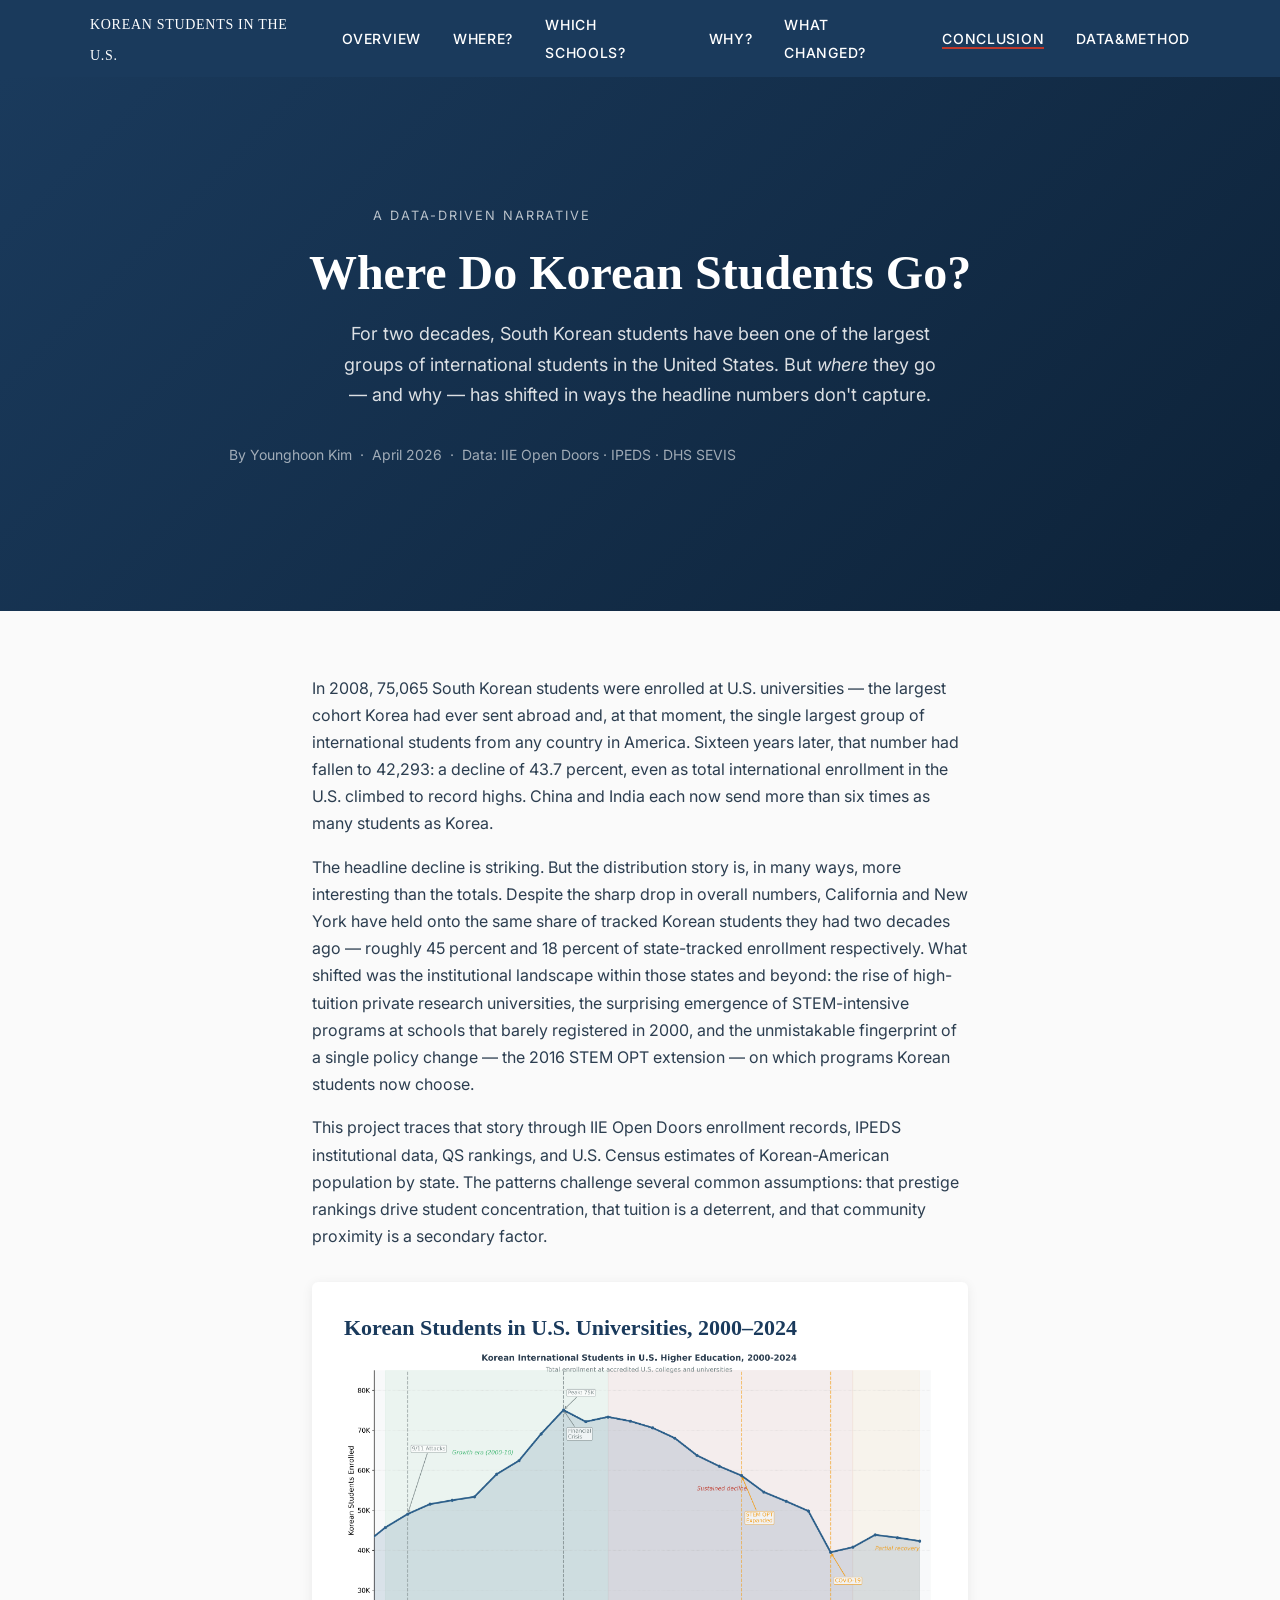
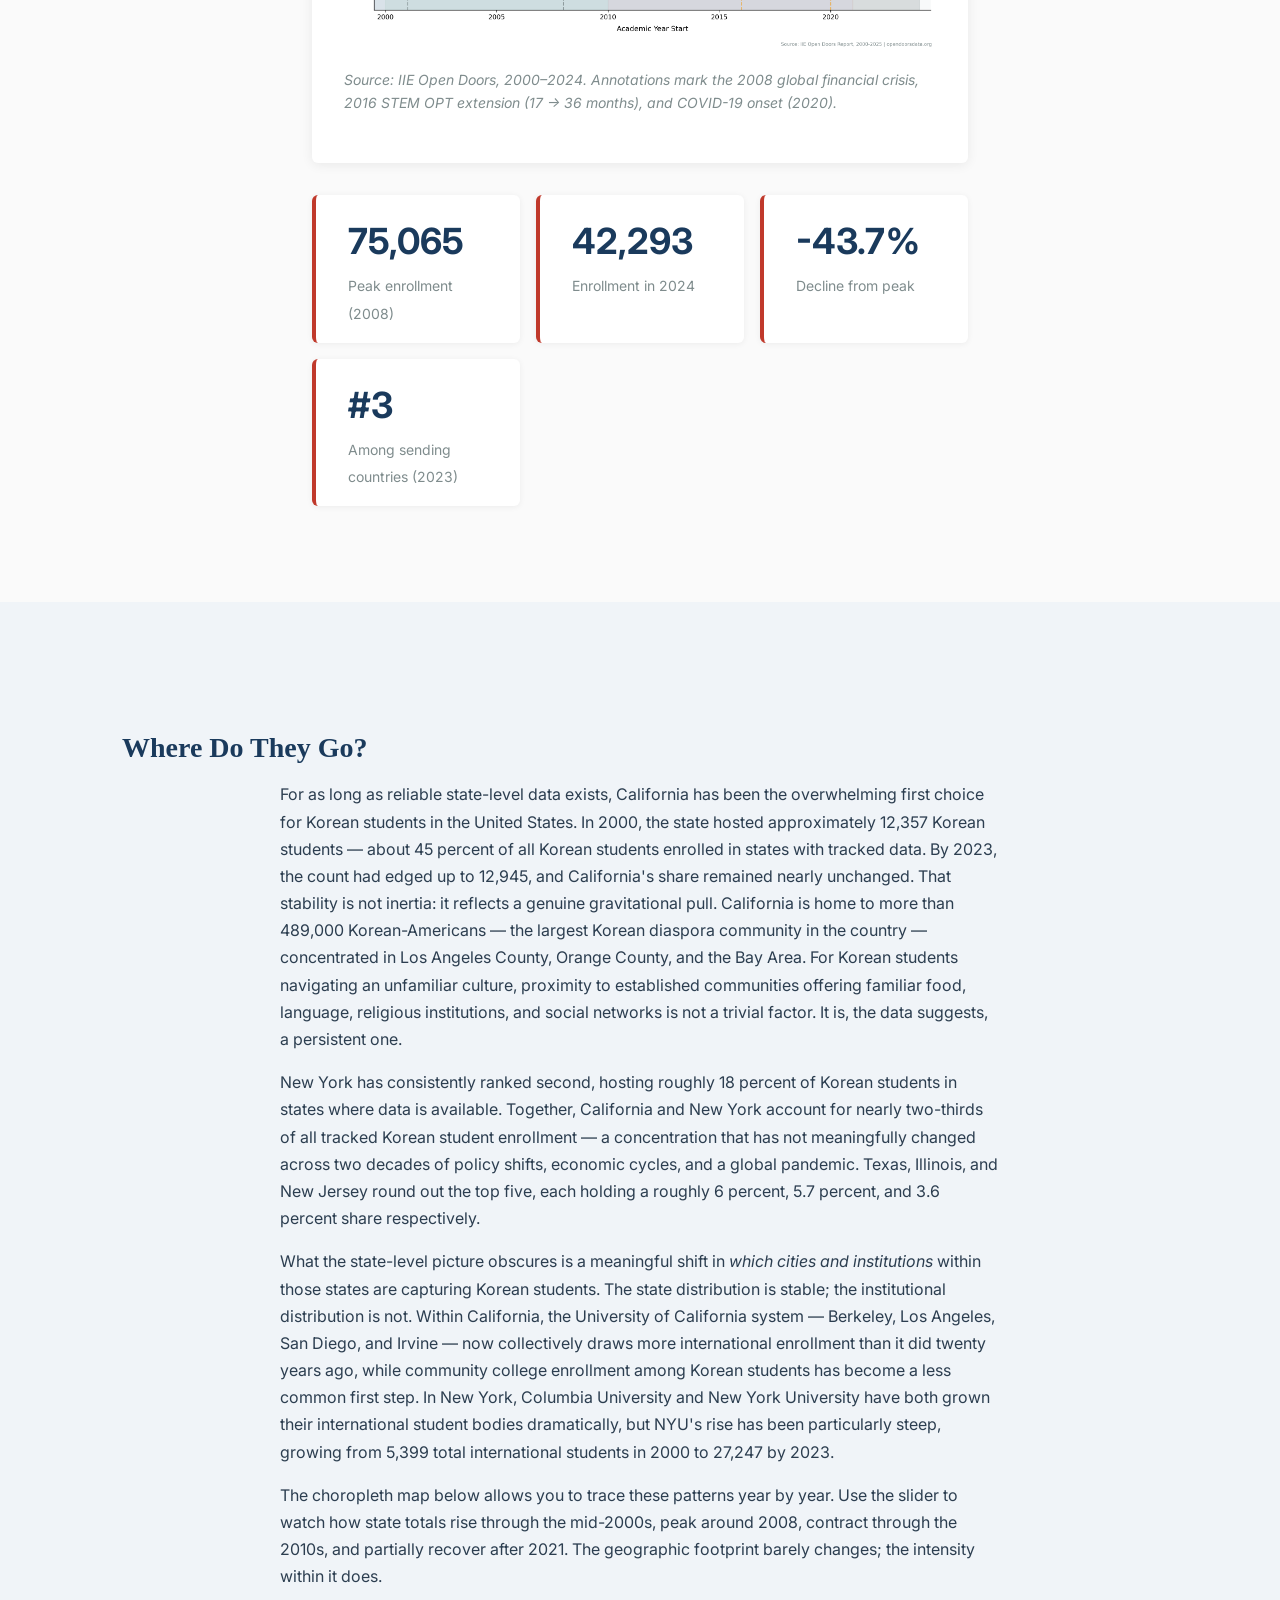
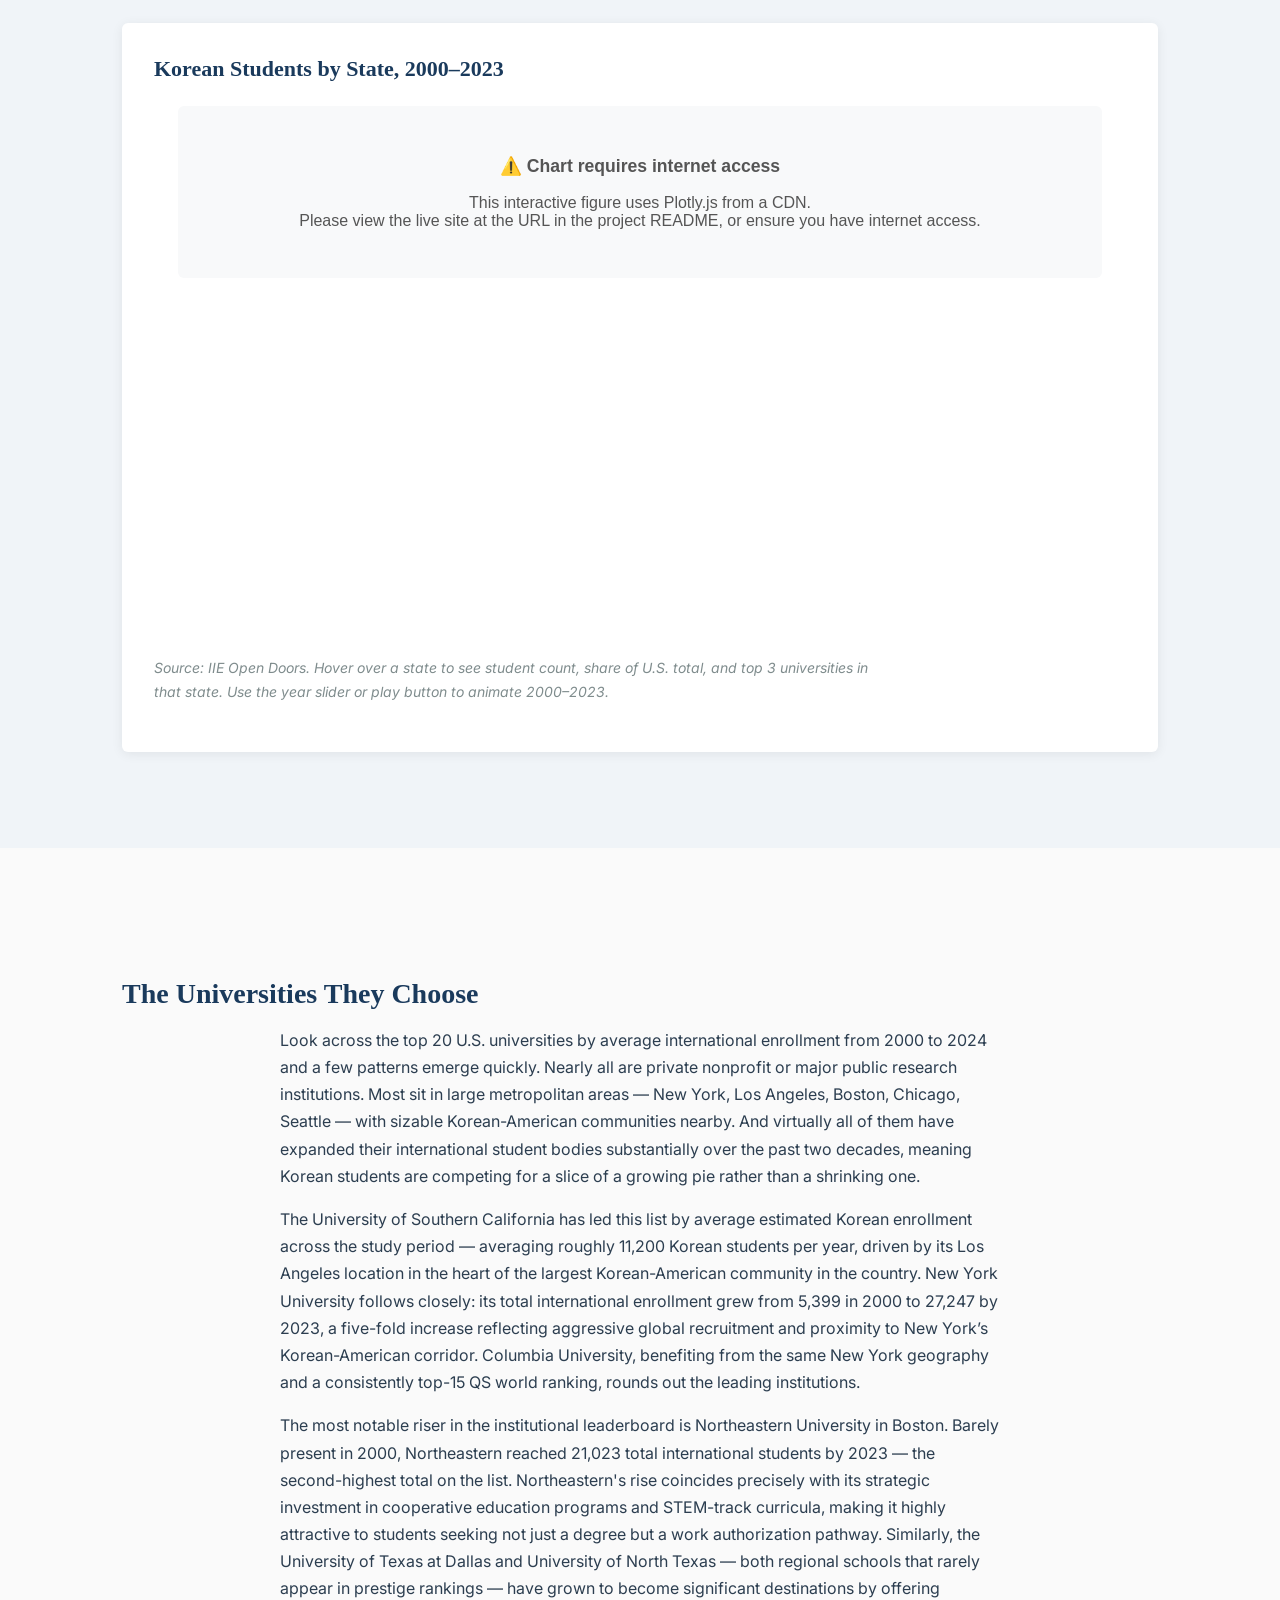
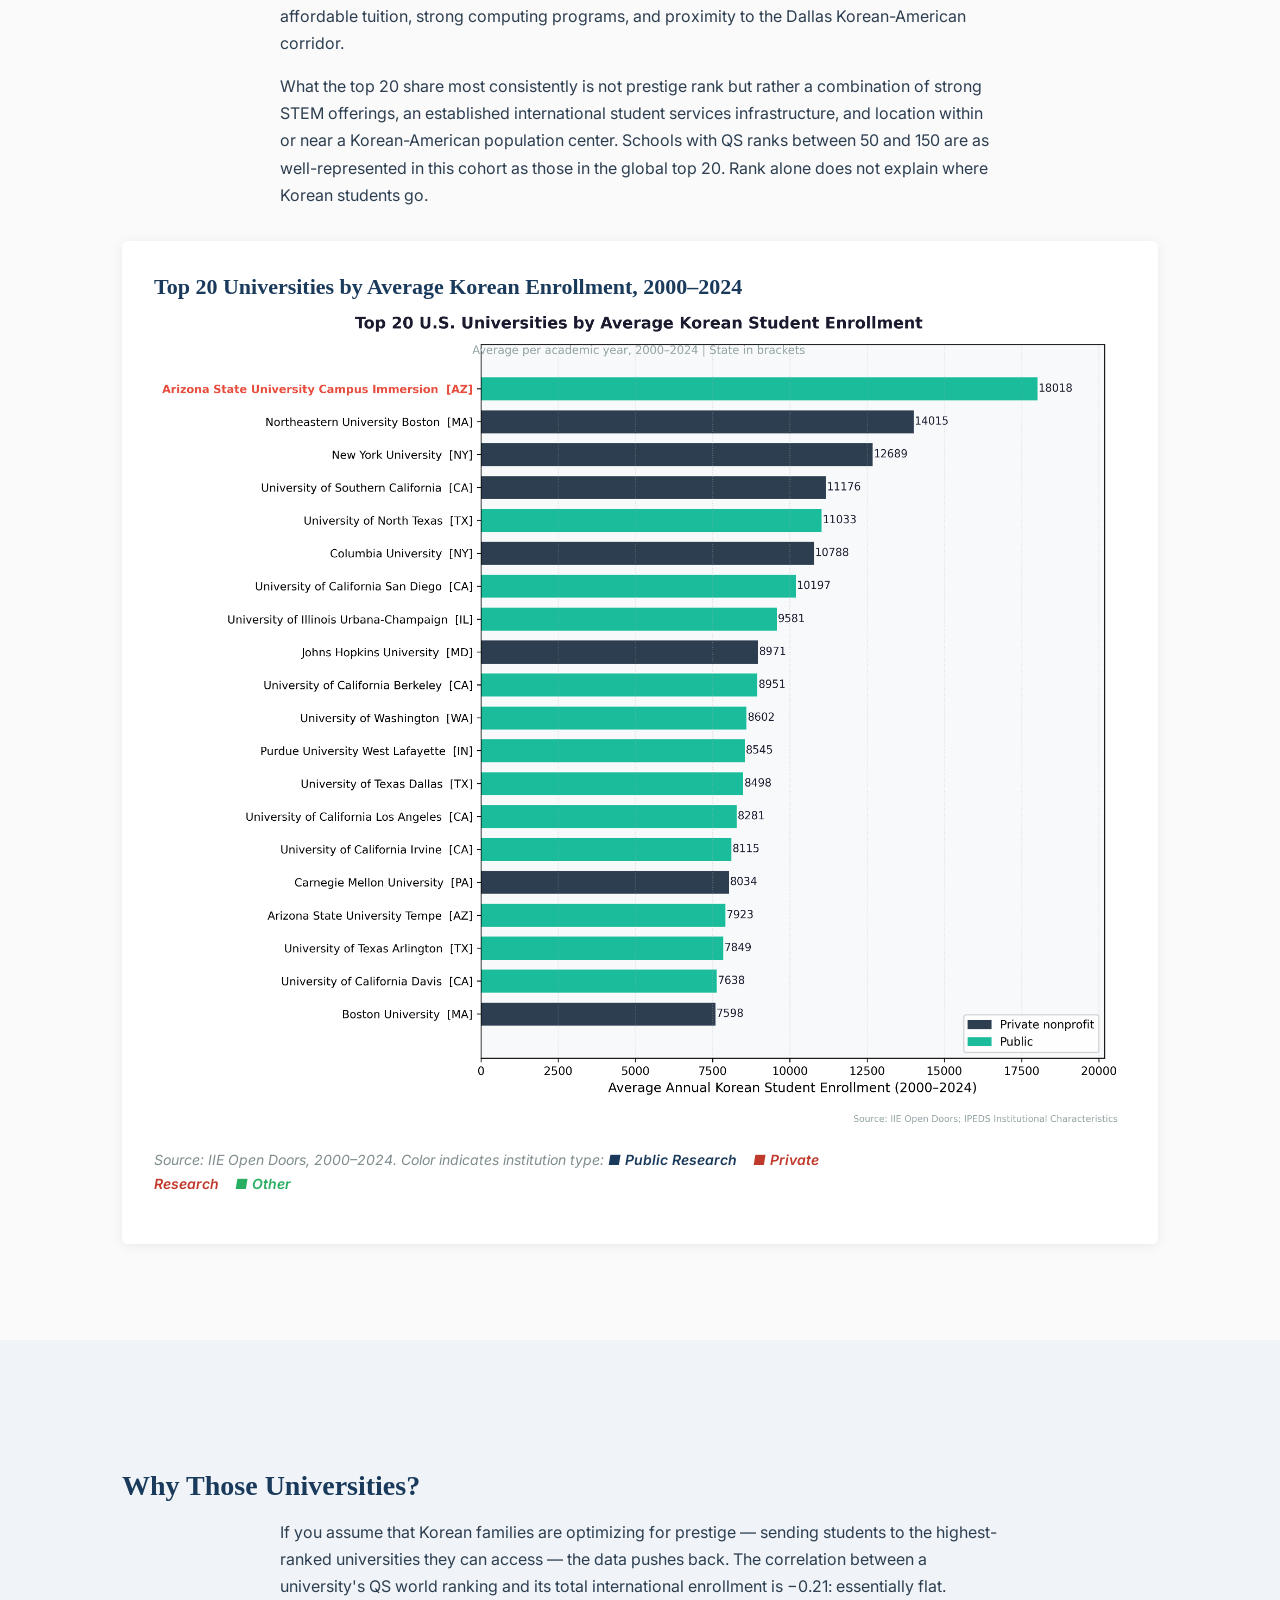
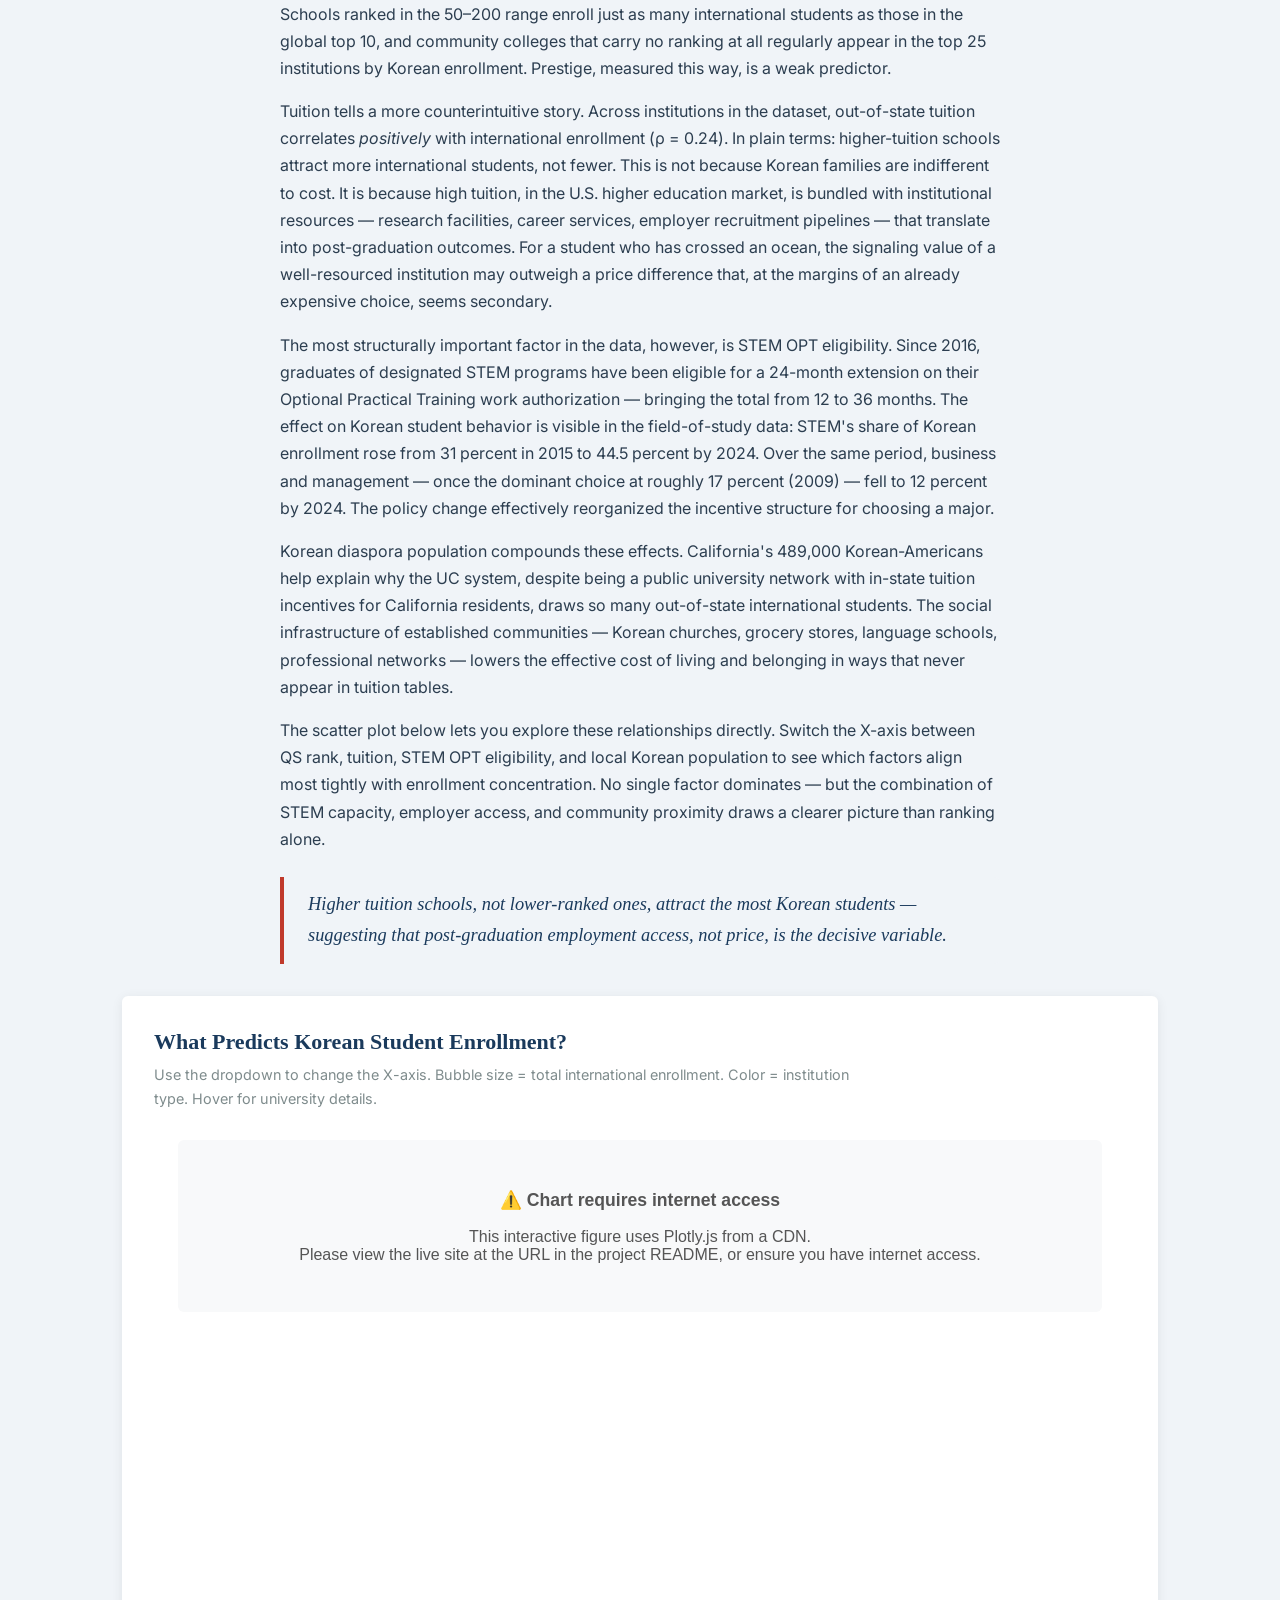
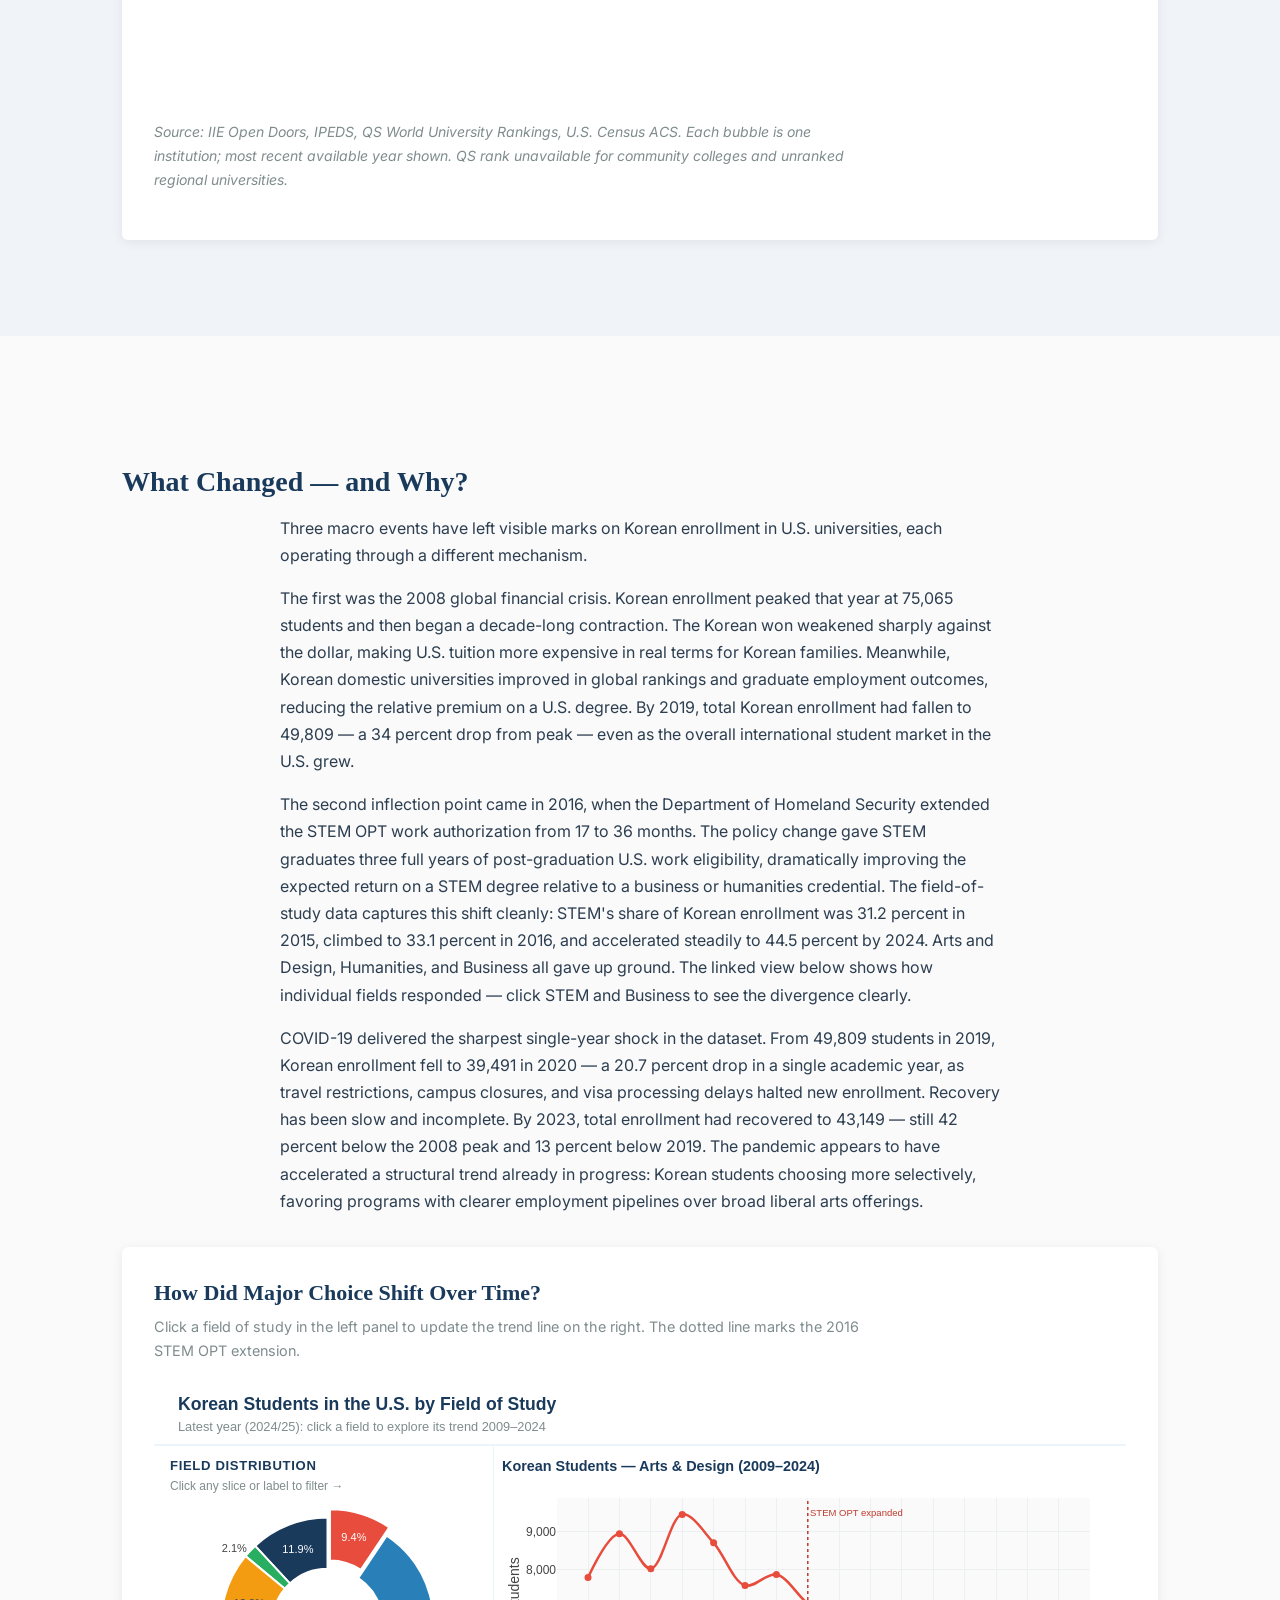
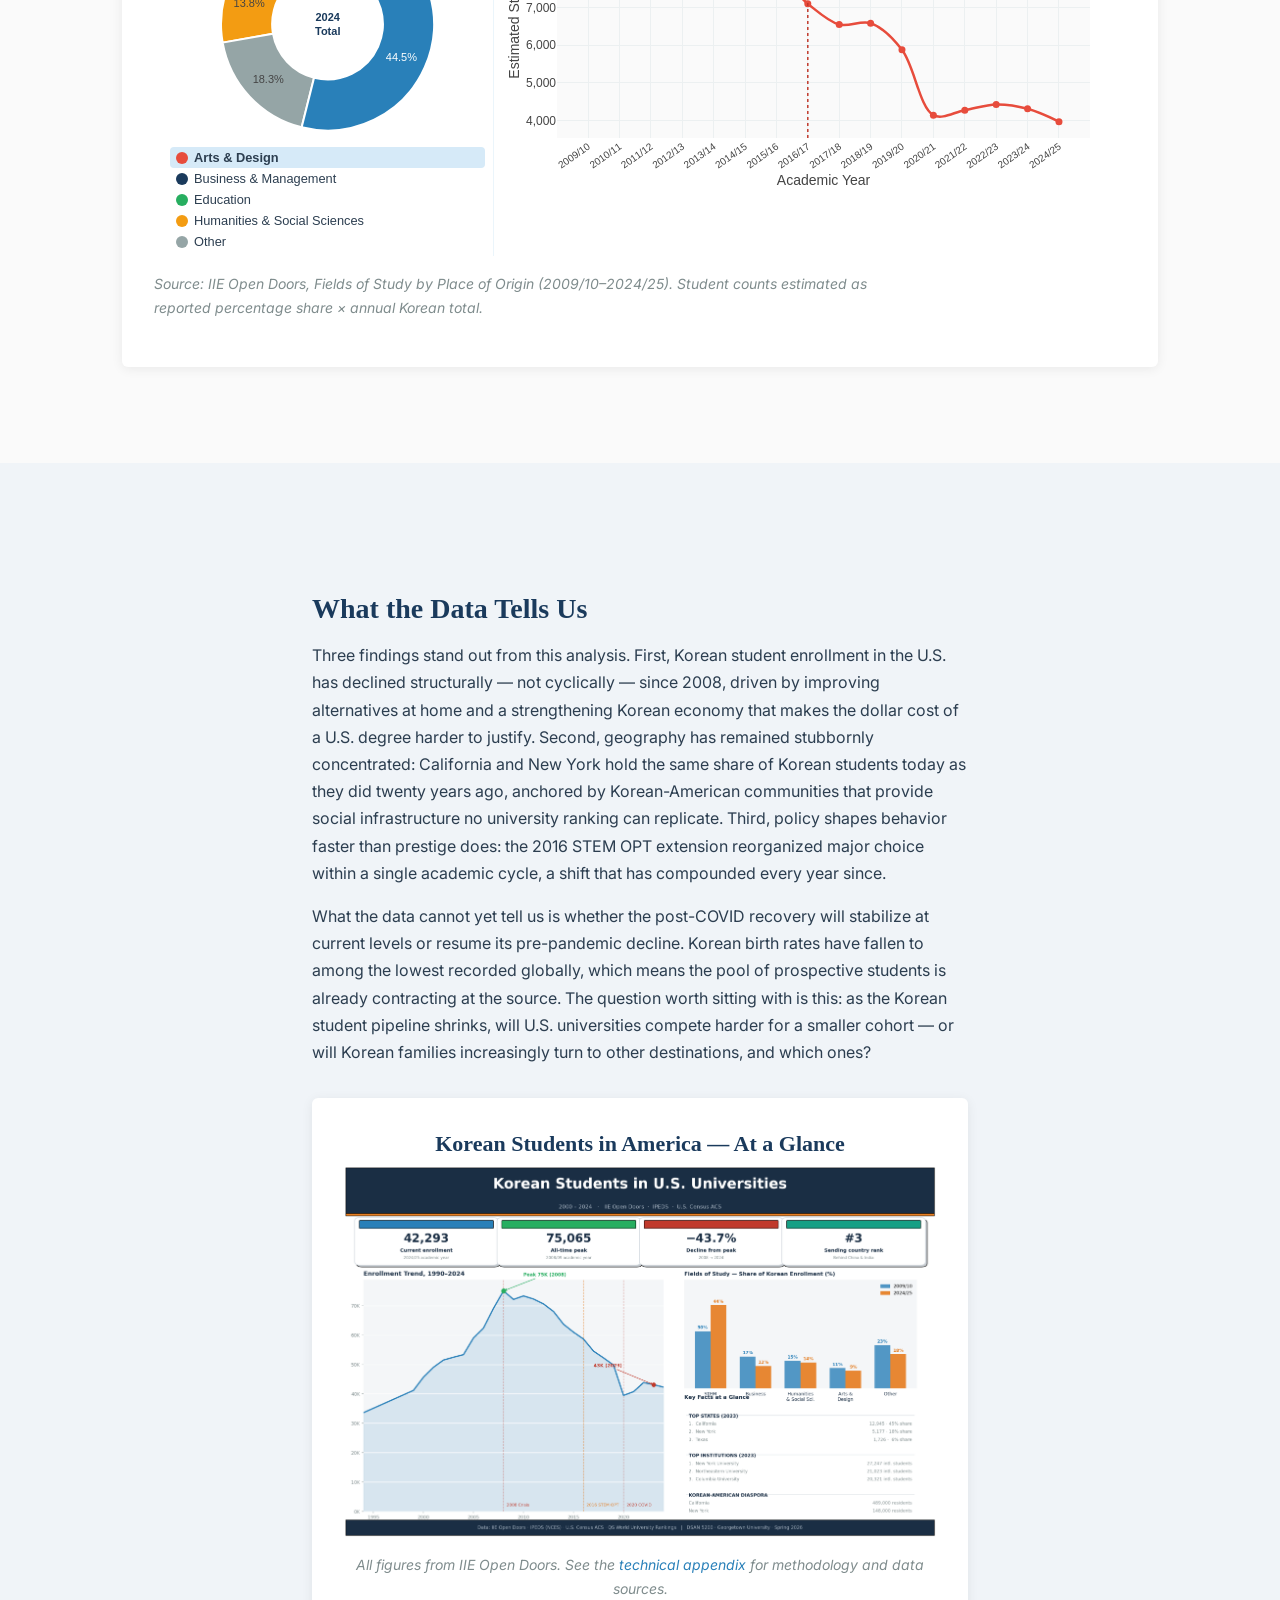
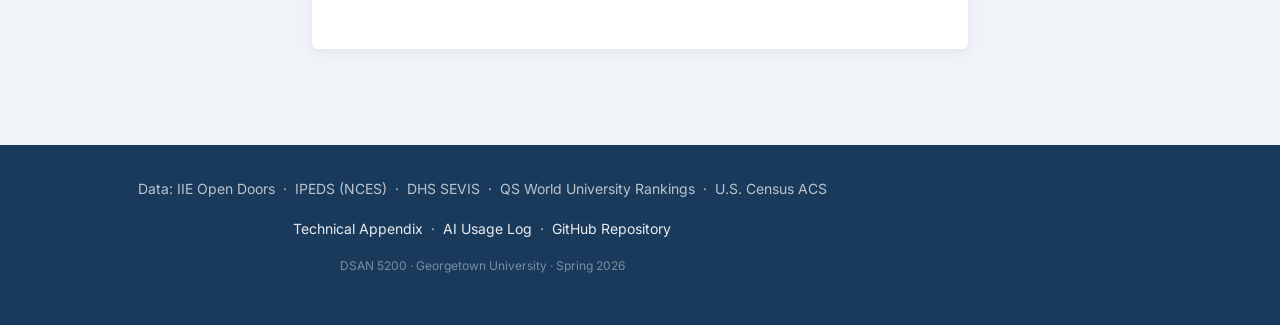
<file: website/index.html>
<!DOCTYPE html>
<html lang="en">
<head>
  <meta charset="UTF-8" />
  <meta name="viewport" content="width=device-width, initial-scale=1.0" />
  <meta name="description" content="A data-driven narrative on how Korean international students have shifted across U.S. universities over two decades — and why." />
  <title>Where Do Korean Students Go? | Data Narrative</title>
  <link rel="stylesheet" href="css/styles.css" />
  <style>
    /* ── Inline overrides for this page ── */
    .viz-placeholder {
      background: #f0f4f8;
      border: 2px dashed #c5cdd6;
      border-radius: 6px;
      padding: 3rem 2rem;
      text-align: center;
      color: #7f8c8d;
      margin-bottom: 0.5rem;
    }
    .hero-kicker {
      text-transform: uppercase;
      letter-spacing: 0.15em;
      font-size: 0.8rem;
      opacity: 0.7;
      margin-bottom: 1rem;
    }
    /* Narrative placeholder styling */
    .narrative-placeholder {
      background: #fffbea;
      border-left: 4px solid #f39c12;
      padding: 1rem 1.25rem;
      border-radius: 0 6px 6px 0;
      margin-bottom: 1.5rem;
      font-size: 0.92rem;
      color: #7D6608;
      line-height: 1.6;
    }
    .narrative-placeholder strong { color: #5D4037; }
    /* Pull quote */
    blockquote.pullquote {
      border-left: 4px solid var(--color-accent);
      padding: 0.75rem 1.5rem;
      margin: 1.5rem 0;
      font-style: italic;
      color: var(--color-primary);
      font-size: 1.15rem;
      font-family: var(--font-heading);
      background: var(--color-bg-section);
      border-radius: 0 6px 6px 0;
    }
    /* Nav active state */
    nav a.nav-active { opacity: 1; border-bottom: 2px solid var(--color-accent); }
    /* Infographic centering */
    .infographic-wrap { text-align: center; }
    .infographic-wrap img { max-width: 700px; width: 100%; height: auto; }
  </style>
</head>
<body>

<!-- ══════════════════════════════════════════════════════════
     NAVIGATION
═══════════════════════════════════════════════════════════ -->
<nav>
  <ul>
    <li class="nav-logo"><a href="#">Korean Students in the U.S.</a></li>
    <li><a href="#overview">Overview</a></li>
    <li><a href="#where">Where?</a></li>
    <li><a href="#universities">Which Schools?</a></li>
    <li><a href="#why">Why?</a></li>
    <li><a href="#change">What Changed?</a></li>
    <li><a href="#conclusion">Conclusion</a></li>
    <li><a href="appendix.html">Data&Method</a></li>
  </ul>
</nav>

<!-- ══════════════════════════════════════════════════════════
     HERO
═══════════════════════════════════════════════════════════ -->
<header class="hero">
  <div class="container">
    <p class="hero-kicker">A Data-Driven Narrative</p>
    <h1>Where Do Korean Students Go?</h1>
    <p class="subtitle">
      For two decades, South Korean students have been one of the largest groups of
      international students in the United States. But <em>where</em> they go —
      and why — has shifted in ways the headline numbers don't capture.
    </p>
    <p class="byline">
      By Younghoon Kim &nbsp;·&nbsp; April 2026
      &nbsp;·&nbsp; Data: IIE Open Doors · IPEDS · DHS SEVIS
    </p>
  </div>
</header>

<!-- ══════════════════════════════════════════════════════════
     SECTION 1 — HOOK / OVERVIEW
═══════════════════════════════════════════════════════════ -->
<section id="overview" class="section">
  <div class="container--narrow">

    <p>
      In 2008, 75,065 South Korean students were enrolled at U.S. universities — the largest cohort
      Korea had ever sent abroad and, at that moment, the single largest group of international
      students from any country in America. Sixteen years later, that number had fallen to 42,293:
      a decline of 43.7 percent, even as total international enrollment in the U.S. climbed to
      record highs. China and India each now send more than six times as many students as Korea.
    </p>
    <p>
      The headline decline is striking. But the distribution story is, in many ways, more interesting
      than the totals. Despite the sharp drop in overall numbers, California and New York have held
      onto the same share of tracked Korean students they had two decades ago — roughly 45 percent and
      18 percent of state-tracked enrollment respectively. What shifted was the institutional landscape within those states and
      beyond: the rise of high-tuition private research universities, the surprising emergence of
      STEM-intensive programs at schools that barely registered in 2000, and the unmistakable
      fingerprint of a single policy change — the 2016 STEM OPT extension — on which programs
      Korean students now choose.
    </p>
    <p>
      This project traces that story through IIE Open Doors enrollment records, IPEDS institutional
      data, QS rankings, and U.S. Census estimates of Korean-American population by state.
      The patterns challenge several common assumptions: that prestige rankings drive student
      concentration, that tuition is a deterrent, and that community proximity is a secondary factor.
    </p>

    <!-- Static Figure 1: Time series -->
    <div class="chart-wrapper">
      <h3>Korean Students in U.S. Universities, 2000–2024</h3>
      <img src="assets/images/01_timeseries.png"
           alt="Line chart of Korean student enrollment in U.S. universities 2000–2024, with annotations for major historical events"
           style="width:100%; height:auto;" />
      <p class="chart-caption">
        Source: IIE Open Doors, 2000–2024. Annotations mark the 2008 global financial crisis,
        2016 STEM OPT extension (17 → 36 months), and COVID-19 onset (2020).
      </p>
    </div>

    <!-- Key stat callout row (populated by main.js from summary_stats.json) -->
    <div class="stat-grid">
      <div class="stat-card">
        <span class="number" id="stat-peak">75,065</span>
        <span class="label">Peak enrollment (2008)</span>
      </div>
      <div class="stat-card">
        <span class="number" id="stat-current">42,293</span>
        <span class="label">Enrollment in 2024</span>
      </div>
      <div class="stat-card">
        <span class="number" id="stat-change">−43.7%</span>
        <span class="label">Decline from peak</span>
      </div>
      <div class="stat-card">
        <span class="number" id="stat-rank">#3</span>
        <span class="label">Among sending countries (2023)</span>
      </div>
    </div>

  </div>
</section>

<!-- ══════════════════════════════════════════════════════════
     SECTION 2 — GEOGRAPHIC DISTRIBUTION
═══════════════════════════════════════════════════════════ -->
<section id="where" class="section section--alt">
  <div class="container">

    <h2>Where Do They Go?</h2>

    <div class="container--narrow" style="padding:0;">
      <p>
        For as long as reliable state-level data exists, California has been the overwhelming first
        choice for Korean students in the United States. In 2000, the state hosted approximately
        12,357 Korean students — about 45 percent of all Korean students enrolled in states with
        tracked data. By 2023, the count had edged up to 12,945, and California's share remained
        nearly unchanged. That stability is not inertia: it reflects a genuine gravitational pull.
        California is home to more than 489,000 Korean-Americans — the largest Korean diaspora
        community in the country — concentrated in Los Angeles County, Orange County, and the
        Bay Area. For Korean students navigating an unfamiliar culture, proximity to established
        communities offering familiar food, language, religious institutions, and social networks
        is not a trivial factor. It is, the data suggests, a persistent one.
      </p>
      <p>
        New York has consistently ranked second, hosting roughly 18 percent of Korean students
        in states where data is available. Together, California and New York account for nearly
        two-thirds of all tracked Korean student enrollment — a concentration that has not
        meaningfully changed across two decades of policy shifts, economic cycles, and a global
        pandemic. Texas, Illinois, and New Jersey round out the top five, each holding a
        roughly 6 percent, 5.7 percent, and 3.6 percent share respectively.
      </p>
      <p>
        What the state-level picture obscures is a meaningful shift in <em>which cities and
        institutions</em> within those states are capturing Korean students. The state
        distribution is stable; the institutional distribution is not. Within California, the
        University of California system — Berkeley, Los Angeles, San Diego, and Irvine — now
        collectively draws more international enrollment than it did twenty years ago, while
        community college enrollment among Korean students has become a less common first step.
        In New York, Columbia University and New York University have both grown their
        international student bodies dramatically, but NYU's rise has been particularly steep,
        growing from 5,399 total international students in 2000 to 27,247 by 2023.
      </p>
      <p>
        The choropleth map below allows you to trace these patterns year by year. Use the
        slider to watch how state totals rise through the mid-2000s, peak around 2008, contract
        through the 2010s, and partially recover after 2021. The geographic footprint barely
        changes; the intensity within it does.
      </p>
    </div>

    <!-- Interactive Viz #1: Choropleth map with year slider -->
    <div class="chart-wrapper">
      <h3>Korean Students by State, 2000–2023</h3>
      <iframe
        src="figures/interactive/map_choropleth.html"
        height="550"
        title="Choropleth map of Korean student distribution by U.S. state with year slider"
        loading="lazy">
      </iframe>
      <p class="chart-caption">
        Source: IIE Open Doors. Hover over a state to see student count, share of U.S. total,
        and top 3 universities in that state. Use the year slider or play button to animate 2000–2023.
      </p>
    </div>

  </div>
</section>

<!-- ══════════════════════════════════════════════════════════
     SECTION 3 — TOP UNIVERSITIES
═══════════════════════════════════════════════════════════ -->
<section id="universities" class="section">
  <div class="container">

    <h2>The Universities They Choose</h2>

    <div class="container--narrow" style="padding:0;">
      <p>
        Look across the top 20 U.S. universities by average international enrollment from 2000
        to 2024 and a few patterns emerge quickly. Nearly all are private nonprofit or major
        public research institutions. Most sit in large metropolitan areas — New York, Los Angeles,
        Boston, Chicago, Seattle — with sizable Korean-American communities nearby. And virtually
        all of them have expanded their international student bodies substantially over the past
        two decades, meaning Korean students are competing for a slice of a growing pie rather
        than a shrinking one.
      </p>
      <p>
        The University of Southern California has led this list by average estimated Korean
        enrollment across the study period — averaging roughly 11,200 Korean students per year,
        driven by its Los Angeles location in the heart of the largest Korean-American community
        in the country. New York University follows closely: its total international enrollment
        grew from 5,399 in 2000 to 27,247 by 2023, a five-fold increase reflecting aggressive
        global recruitment and proximity to New York’s Korean-American corridor. Columbia
        University, benefiting from the same New York geography and a consistently top-15 QS
        world ranking, rounds out the leading institutions.
      </p>
      <p>
        The most notable riser in the institutional leaderboard is Northeastern University in
        Boston. Barely present in 2000, Northeastern reached 21,023 total international students
        by 2023 — the second-highest total on the list. Northeastern's rise coincides precisely
        with its strategic investment in cooperative education programs and STEM-track curricula,
        making it highly attractive to students seeking not just a degree but a work authorization
        pathway. Similarly, the University of Texas at Dallas and University of North Texas —
        both regional schools that rarely appear in prestige rankings — have grown to become
        significant destinations by offering affordable tuition, strong computing programs, and
        proximity to the Dallas Korean-American corridor.
      </p>
      <p>
        What the top 20 share most consistently is not prestige rank but rather a combination
        of strong STEM offerings, an established international student services infrastructure,
        and location within or near a Korean-American population center. Schools with QS ranks
        between 50 and 150 are as well-represented in this cohort as those in the global top 20.
        Rank alone does not explain where Korean students go.
      </p>
    </div>

    <!-- Static Viz #2: Top 20 universities bar chart -->
    <div class="chart-wrapper">
      <h3>Top 20 Universities by Average Korean Enrollment, 2000–2024</h3>
      <img src="assets/images/02_top20_universities.png"
           alt="Horizontal bar chart showing the top 20 U.S. universities by average Korean student enrollment, color-coded by institution type"
           style="width:100%; height:auto;" />
      <p class="chart-caption">
        Source: IIE Open Doors, 2000–2024. Color indicates institution type:
        <span style="color:var(--color-data-1); font-weight:600;">■ Public Research</span>
        <span style="color:var(--color-accent); margin-left:0.75rem; font-weight:600;">■ Private Research</span>
        <span style="color:var(--color-data-3); margin-left:0.75rem; font-weight:600;">■ Other</span>
      </p>
    </div>

  </div>
</section>

<!-- ══════════════════════════════════════════════════════════
     SECTION 4 — ANALYTICAL CORE: WHY?
═══════════════════════════════════════════════════════════ -->
<section id="why" class="section section--alt">
  <div class="container">

    <h2>Why Those Universities?</h2>

    <div class="container--narrow" style="padding:0;">
      <p>
        If you assume that Korean families are optimizing for prestige — sending students to
        the highest-ranked universities they can access — the data pushes back. The correlation
        between a university's QS world ranking and its total international enrollment is −0.21:
        essentially flat. Schools ranked in the 50–200 range enroll just as many international
        students as those in the global top 10, and community colleges that carry no ranking
        at all regularly appear in the top 25 institutions by Korean enrollment. Prestige, measured
        this way, is a weak predictor.
      </p>
      <p>
        Tuition tells a more counterintuitive story. Across institutions in the dataset, out-of-state
        tuition correlates <em>positively</em> with international enrollment (ρ = 0.24). In plain
        terms: higher-tuition schools attract more international students, not fewer. This is not
        because Korean families are indifferent to cost. It is because high tuition, in the U.S.
        higher education market, is bundled with institutional resources — research facilities,
        career services, employer recruitment pipelines — that translate into post-graduation
        outcomes. For a student who has crossed an ocean, the signaling value of a well-resourced
        institution may outweigh a price difference that, at the margins of an already expensive
        choice, seems secondary.
      </p>
      <p>
        The most structurally important factor in the data, however, is STEM OPT eligibility.
        Since 2016, graduates of designated STEM programs have been eligible for a 24-month
        extension on their Optional Practical Training work authorization — bringing the total
        from 12 to 36 months. The effect on Korean student behavior is visible in the field-of-study
        data: STEM's share of Korean enrollment rose from 31 percent in 2015 to 44.5 percent
        by 2024. Over the same period, business and management — once the dominant choice at roughly 17 percent (2009) —
        fell to 12 percent by 2024. The policy change effectively reorganized the
        incentive structure for choosing a major.
      </p>
      <p>
        Korean diaspora population compounds these effects. California's 489,000 Korean-Americans
        help explain why the UC system, despite being a public university network with in-state
        tuition incentives for California residents, draws so many out-of-state international
        students. The social infrastructure of established communities — Korean churches, grocery
        stores, language schools, professional networks — lowers the effective cost of living
        and belonging in ways that never appear in tuition tables.
      </p>
      <p>
        The scatter plot below lets you explore these relationships directly. Switch the X-axis
        between QS rank, tuition, STEM OPT eligibility, and local Korean population to see which
        factors align most tightly with enrollment concentration. No single factor dominates —
        but the combination of STEM capacity, employer access, and community proximity draws a
        clearer picture than ranking alone.
      </p>

      <blockquote class="pullquote">
        Higher tuition schools, not lower-ranked ones, attract the most Korean students —
        suggesting that post-graduation employment access, not price, is the decisive variable.
      </blockquote>
    </div>

    <!-- Interactive Viz #2: Multi-variable scatter plot -->
    <div class="chart-wrapper">
      <h3>What Predicts Korean Student Enrollment?</h3>
      <p style="font-size:0.9rem; color:var(--color-neutral); margin-bottom:0.75rem;">
        Use the dropdown to change the X-axis. Bubble size = total international enrollment.
        Color = institution type. Hover for university details.
      </p>
      <iframe
        src="figures/interactive/scatter_explorer.html"
        height="580"
        title="Interactive scatter plot: university characteristics vs Korean student enrollment"
        loading="lazy">
      </iframe>
      <p class="chart-caption">
        Source: IIE Open Doors, IPEDS, QS World University Rankings, U.S. Census ACS.
        Each bubble is one institution; most recent available year shown.
        QS rank unavailable for community colleges and unranked regional universities.
      </p>
    </div>

  </div>
</section>

<!-- ══════════════════════════════════════════════════════════
     SECTION 5 — WHAT CHANGED AND WHY?
═══════════════════════════════════════════════════════════ -->
<section id="change" class="section">
  <div class="container">

    <h2>What Changed — and Why?</h2>

    <div class="container--narrow" style="padding:0;">
      <p>
        Three macro events have left visible marks on Korean enrollment in U.S. universities,
        each operating through a different mechanism.
      </p>
      <p>
        The first was the 2008 global financial crisis. Korean enrollment peaked that year at
        75,065 students and then began a decade-long contraction. The Korean won weakened sharply
        against the dollar, making U.S. tuition more expensive in real terms for Korean families.
        Meanwhile, Korean domestic universities improved in global rankings and graduate employment
        outcomes, reducing the relative premium on a U.S. degree. By 2019, total Korean enrollment
        had fallen to 49,809 — a 34 percent drop from peak — even as the overall international
        student market in the U.S. grew.
      </p>
      <p>
        The second inflection point came in 2016, when the Department of Homeland Security
        extended the STEM OPT work authorization from 17 to 36 months. The policy change gave
        STEM graduates three full years of post-graduation U.S. work eligibility, dramatically
        improving the expected return on a STEM degree relative to a business or humanities
        credential. The field-of-study data captures this shift cleanly: STEM's share of Korean
        enrollment was 31.2 percent in 2015, climbed to 33.1 percent in 2016, and accelerated
        steadily to 44.5 percent by 2024. Arts and Design, Humanities, and Business all gave up
        ground. The linked view below shows how individual fields responded — click STEM and
        Business to see the divergence clearly.
      </p>
      <p>
        COVID-19 delivered the sharpest single-year shock in the dataset. From 49,809 students
        in 2019, Korean enrollment fell to 39,491 in 2020 — a 20.7 percent drop in a single
        academic year, as travel restrictions, campus closures, and visa processing delays
        halted new enrollment. Recovery has been slow and incomplete. By 2023, total enrollment
        had recovered to 43,149 — still 42 percent below the 2008 peak and 13 percent below
        2019. The pandemic appears to have accelerated a structural trend already in progress:
        Korean students choosing more selectively, favoring programs with clearer employment
        pipelines over broad liberal arts offerings.
      </p>
    </div>

    <!-- Linked View: Field of study donut → enrollment trend -->
    <div class="chart-wrapper">
      <h3>How Did Major Choice Shift Over Time?</h3>
      <p style="font-size:0.9rem; color:var(--color-neutral); margin-bottom:0.75rem;">
        Click a field of study in the left panel to update the trend line on the right.
        The dotted line marks the 2016 STEM OPT extension.
      </p>
      <iframe
        src="figures/interactive/linked_major_trend.html"
        height="480"
        title="Linked view: field of study donut chart linked to enrollment trend line"
        loading="lazy">
      </iframe>
      <p class="chart-caption">
        Source: IIE Open Doors, Fields of Study by Place of Origin (2009/10–2024/25).
        Student counts estimated as reported percentage share × annual Korean total.
      </p>
    </div>

  </div>
</section>

<!-- ══════════════════════════════════════════════════════════
     SECTION 6 — CONCLUSION
═══════════════════════════════════════════════════════════ -->
<section id="conclusion" class="section section--alt">
  <div class="container--narrow">

    <h2>What the Data Tells Us</h2>

    <p>
      Three findings stand out from this analysis. First, Korean student enrollment in the U.S.
      has declined structurally — not cyclically — since 2008, driven by improving alternatives
      at home and a strengthening Korean economy that makes the dollar cost of a U.S. degree
      harder to justify. Second, geography has remained stubbornly concentrated: California and
      New York hold the same share of Korean students today as they did twenty years ago,
      anchored by Korean-American communities that provide social infrastructure no university
      ranking can replicate. Third, policy shapes behavior faster than prestige does: the 2016
      STEM OPT extension reorganized major choice within a single academic cycle, a shift that
      has compounded every year since.
    </p>
    <p>
      What the data cannot yet tell us is whether the post-COVID recovery will stabilize at
      current levels or resume its pre-pandemic decline. Korean birth rates have fallen to
      among the lowest recorded globally, which means the pool of prospective students is
      already contracting at the source. The question worth sitting with is this: as the
      Korean student pipeline shrinks, will U.S. universities compete harder for a smaller
      cohort — or will Korean families increasingly turn to other destinations, and which ones?
    </p>

    <!-- Infographic -->
    <div class="chart-wrapper infographic-wrap">
      <h3>Korean Students in America — At a Glance</h3>
      <img src="assets/images/infographic_summary.png"
           alt="Infographic summarizing key findings about Korean students in the U.S.: peak year, current numbers, top states, universities, and majors" />
      <p class="chart-caption">
        All figures from IIE Open Doors. See the
        <a href="appendix.html">technical appendix</a> for methodology and data sources.
      </p>
    </div>

  </div>
</section>

<!-- ══════════════════════════════════════════════════════════
     FOOTER
═══════════════════════════════════════════════════════════ -->
<footer>
  <div class="container">
    <p>
      Data: IIE Open Doors &nbsp;·&nbsp; IPEDS (NCES) &nbsp;·&nbsp; DHS SEVIS
      &nbsp;·&nbsp; QS World University Rankings &nbsp;·&nbsp; U.S. Census ACS
    </p>
    <p style="margin-top:0.5rem;">
      <a href="appendix.html">Technical Appendix</a>
      &nbsp;·&nbsp;
      <a href="appendix.html#ai-usage">AI Usage Log</a>
      &nbsp;·&nbsp;
      <a href="https://github.com/glglvn12/5200_Project_Solo" target="_blank" rel="noopener">GitHub Repository</a>
    </p>
    <p style="margin-top:1rem; font-size:0.75rem; opacity:0.6;">
      DSAN 5200 · Georgetown University · Spring 2026
    </p>
  </div>
</footer>

<script src="js/main.js"></script>
</body>
</html>
</file>
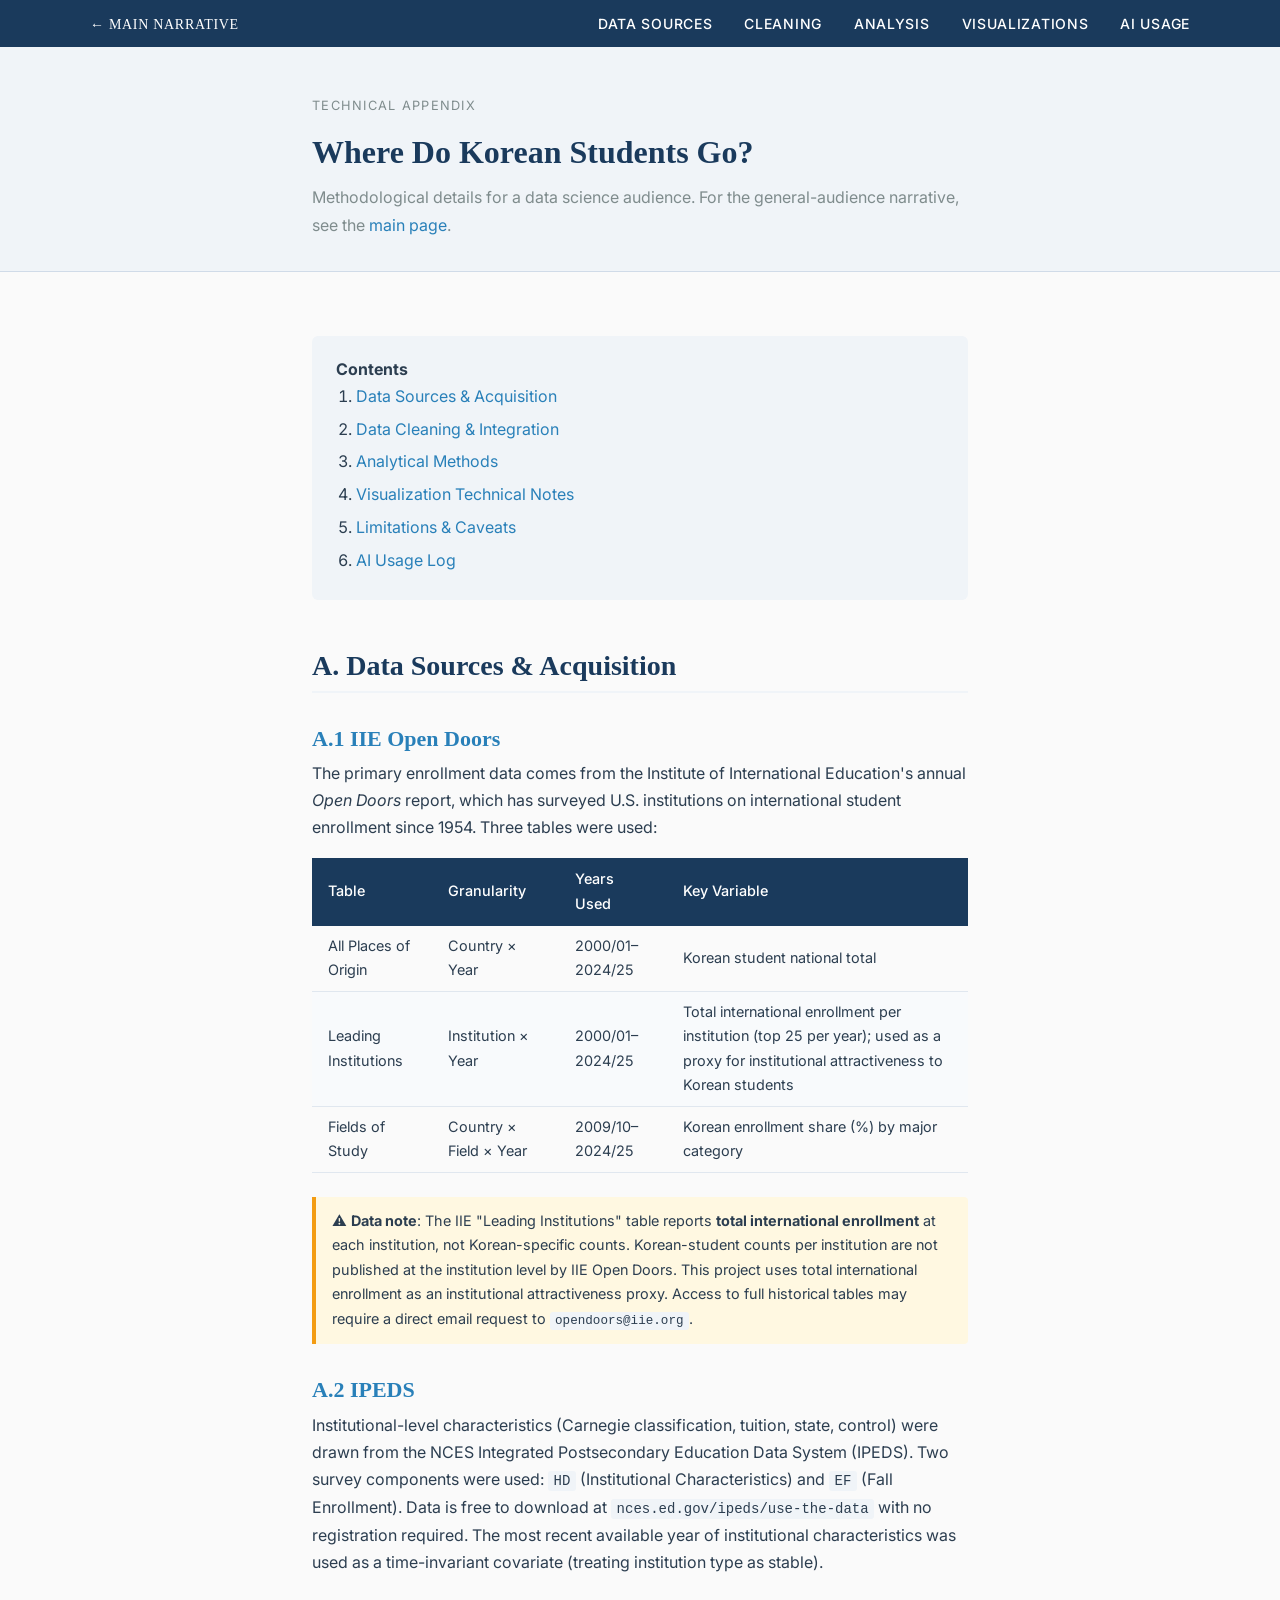
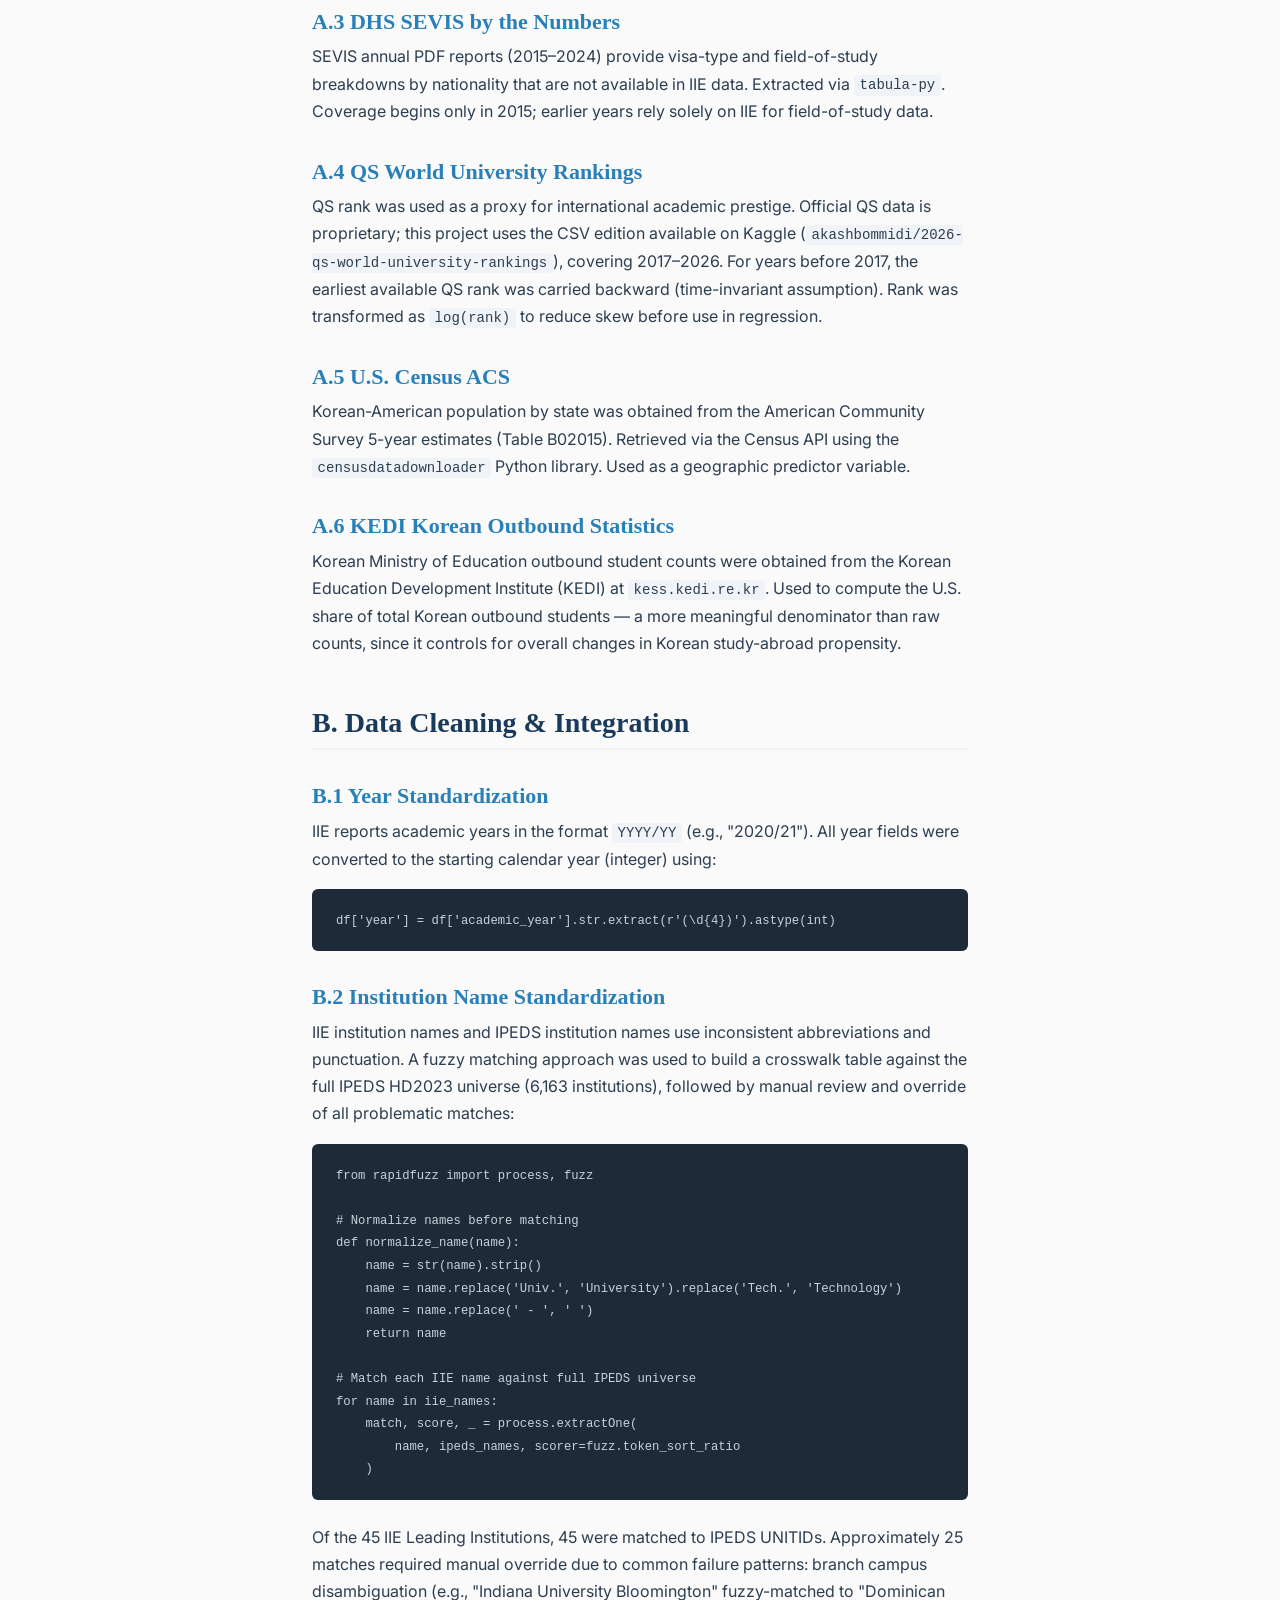
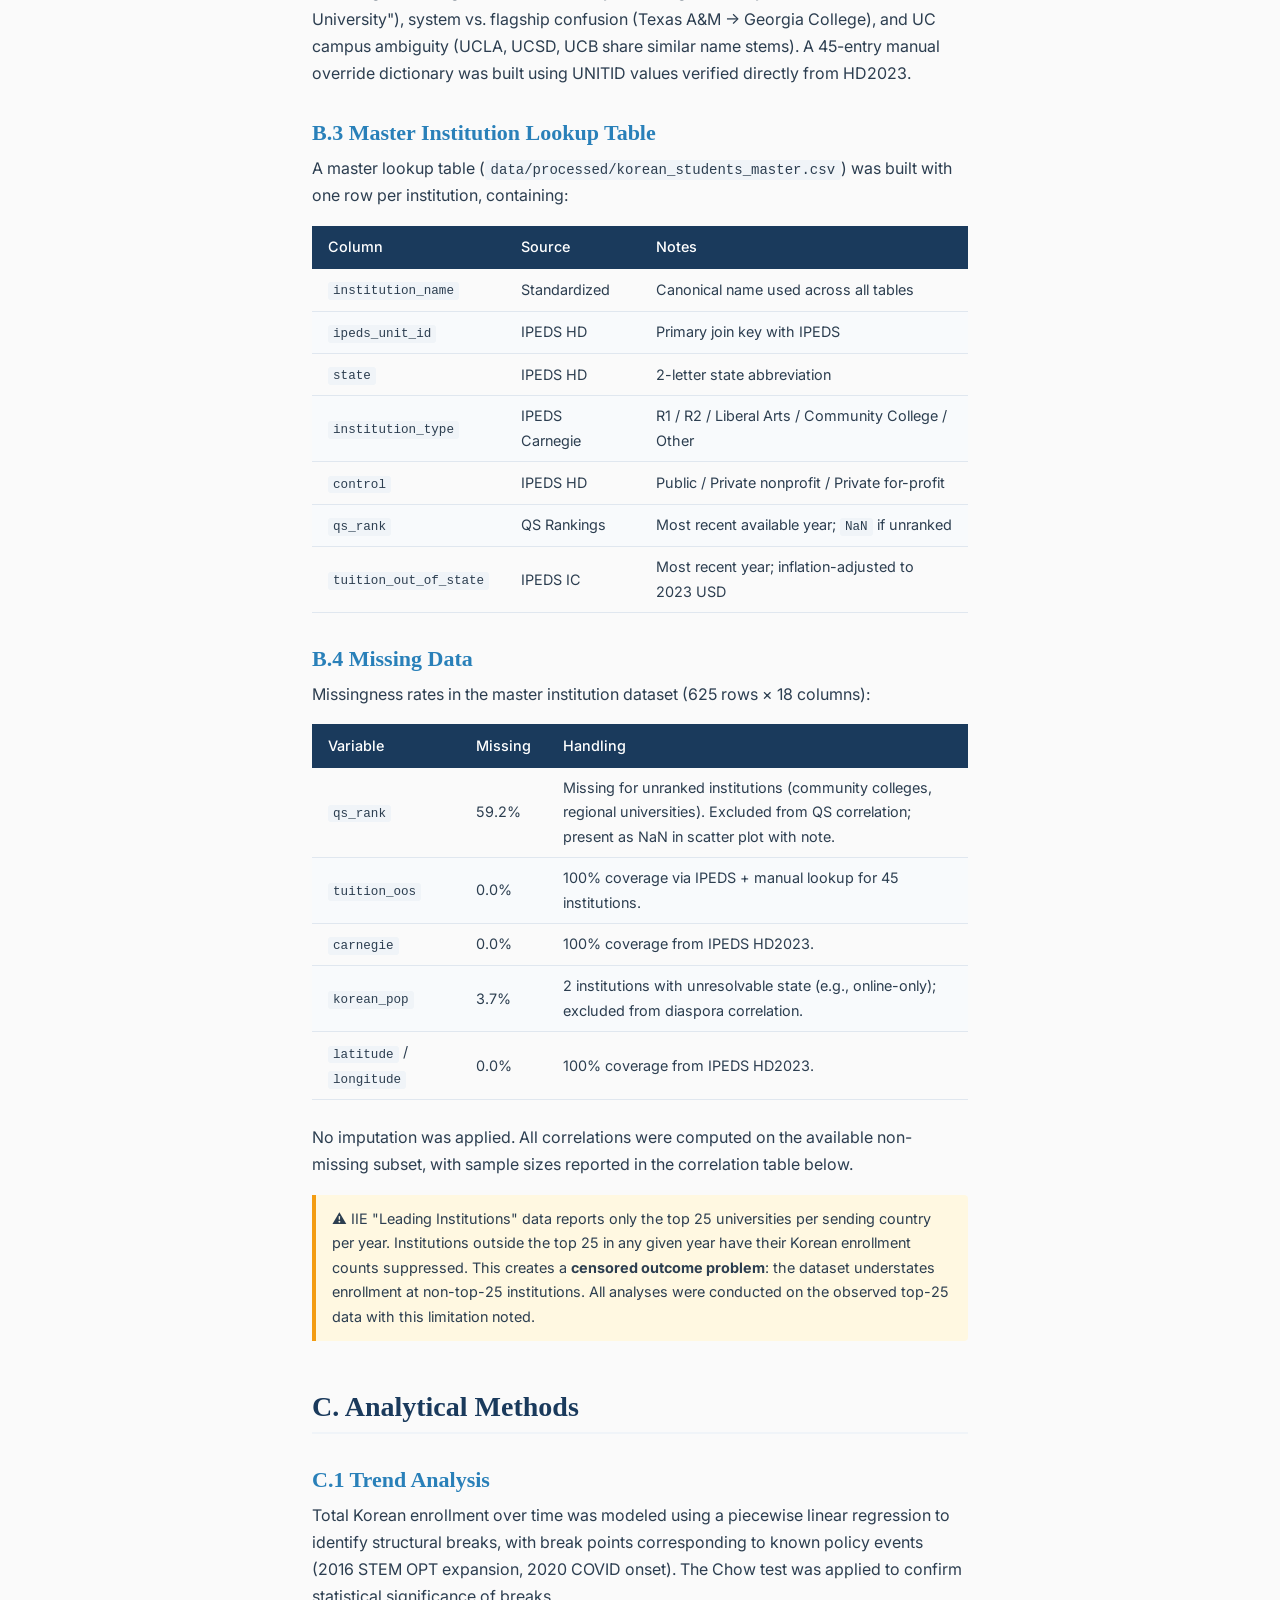
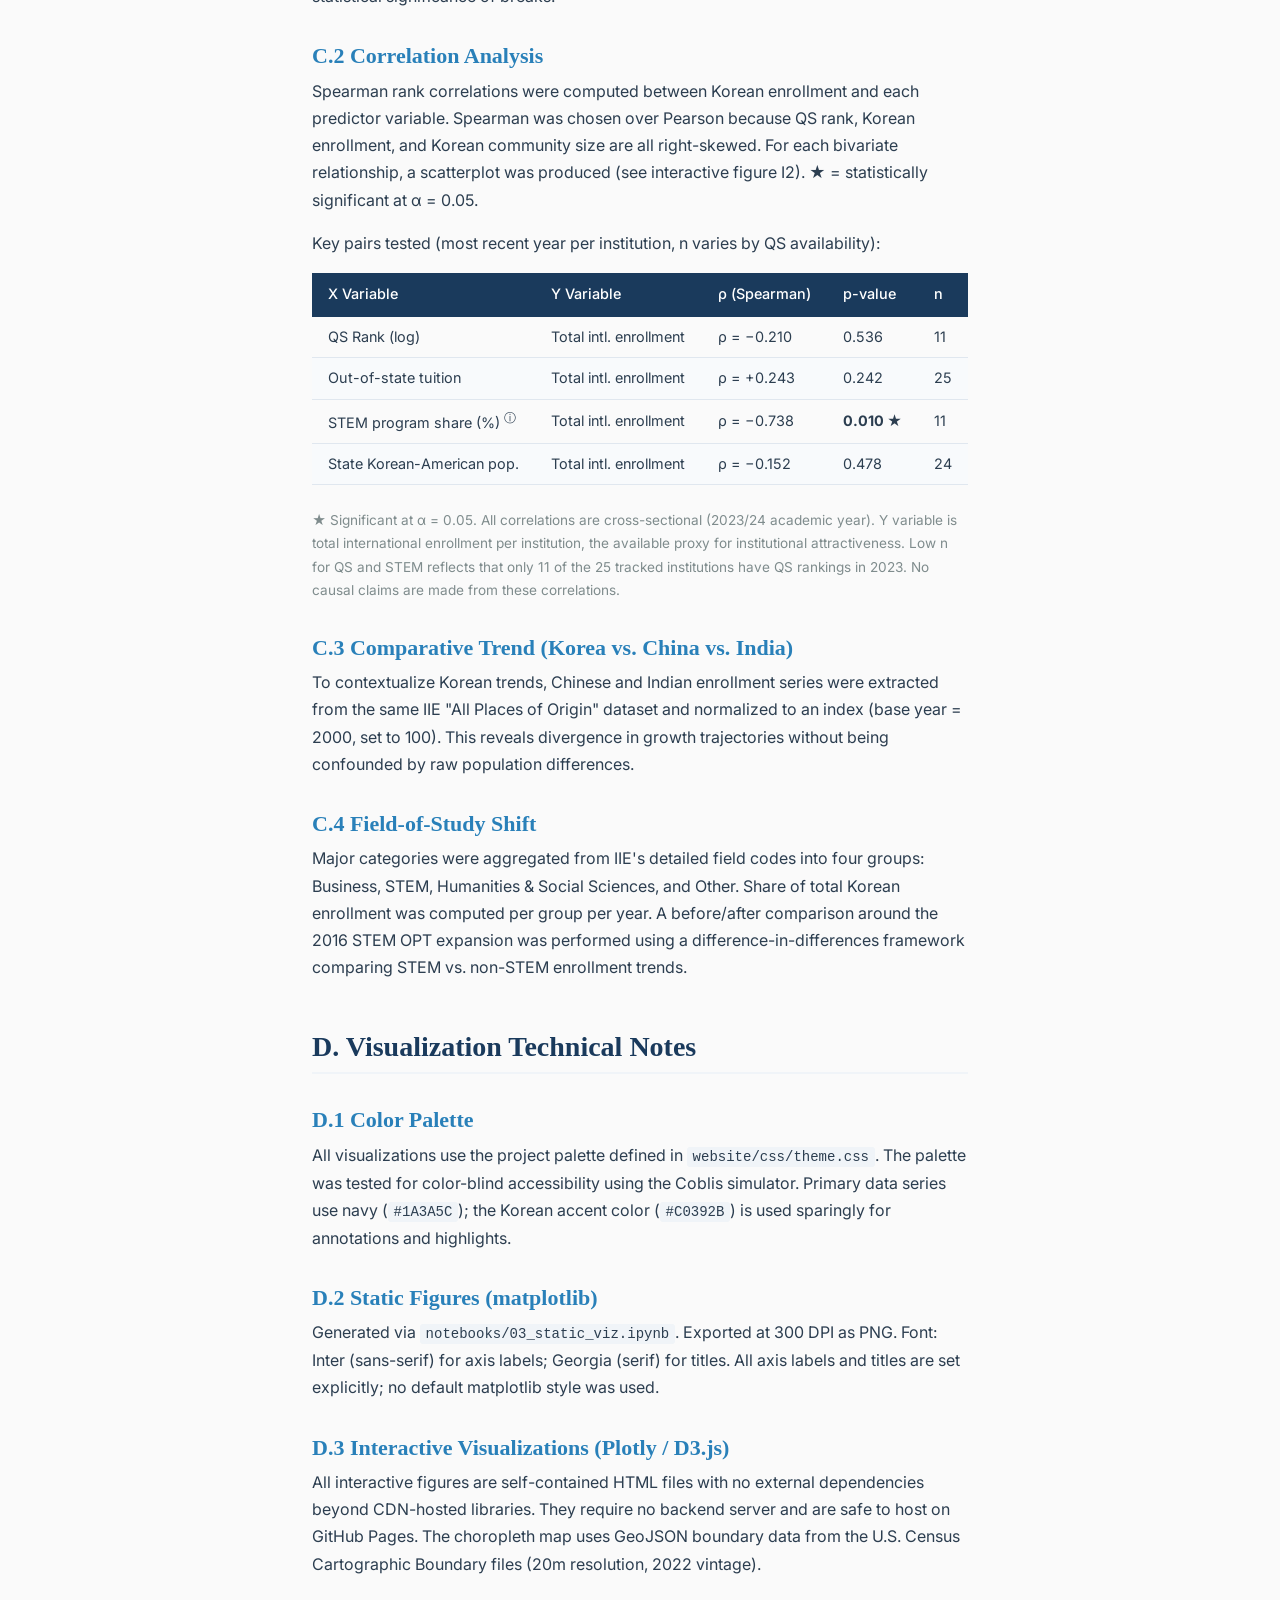
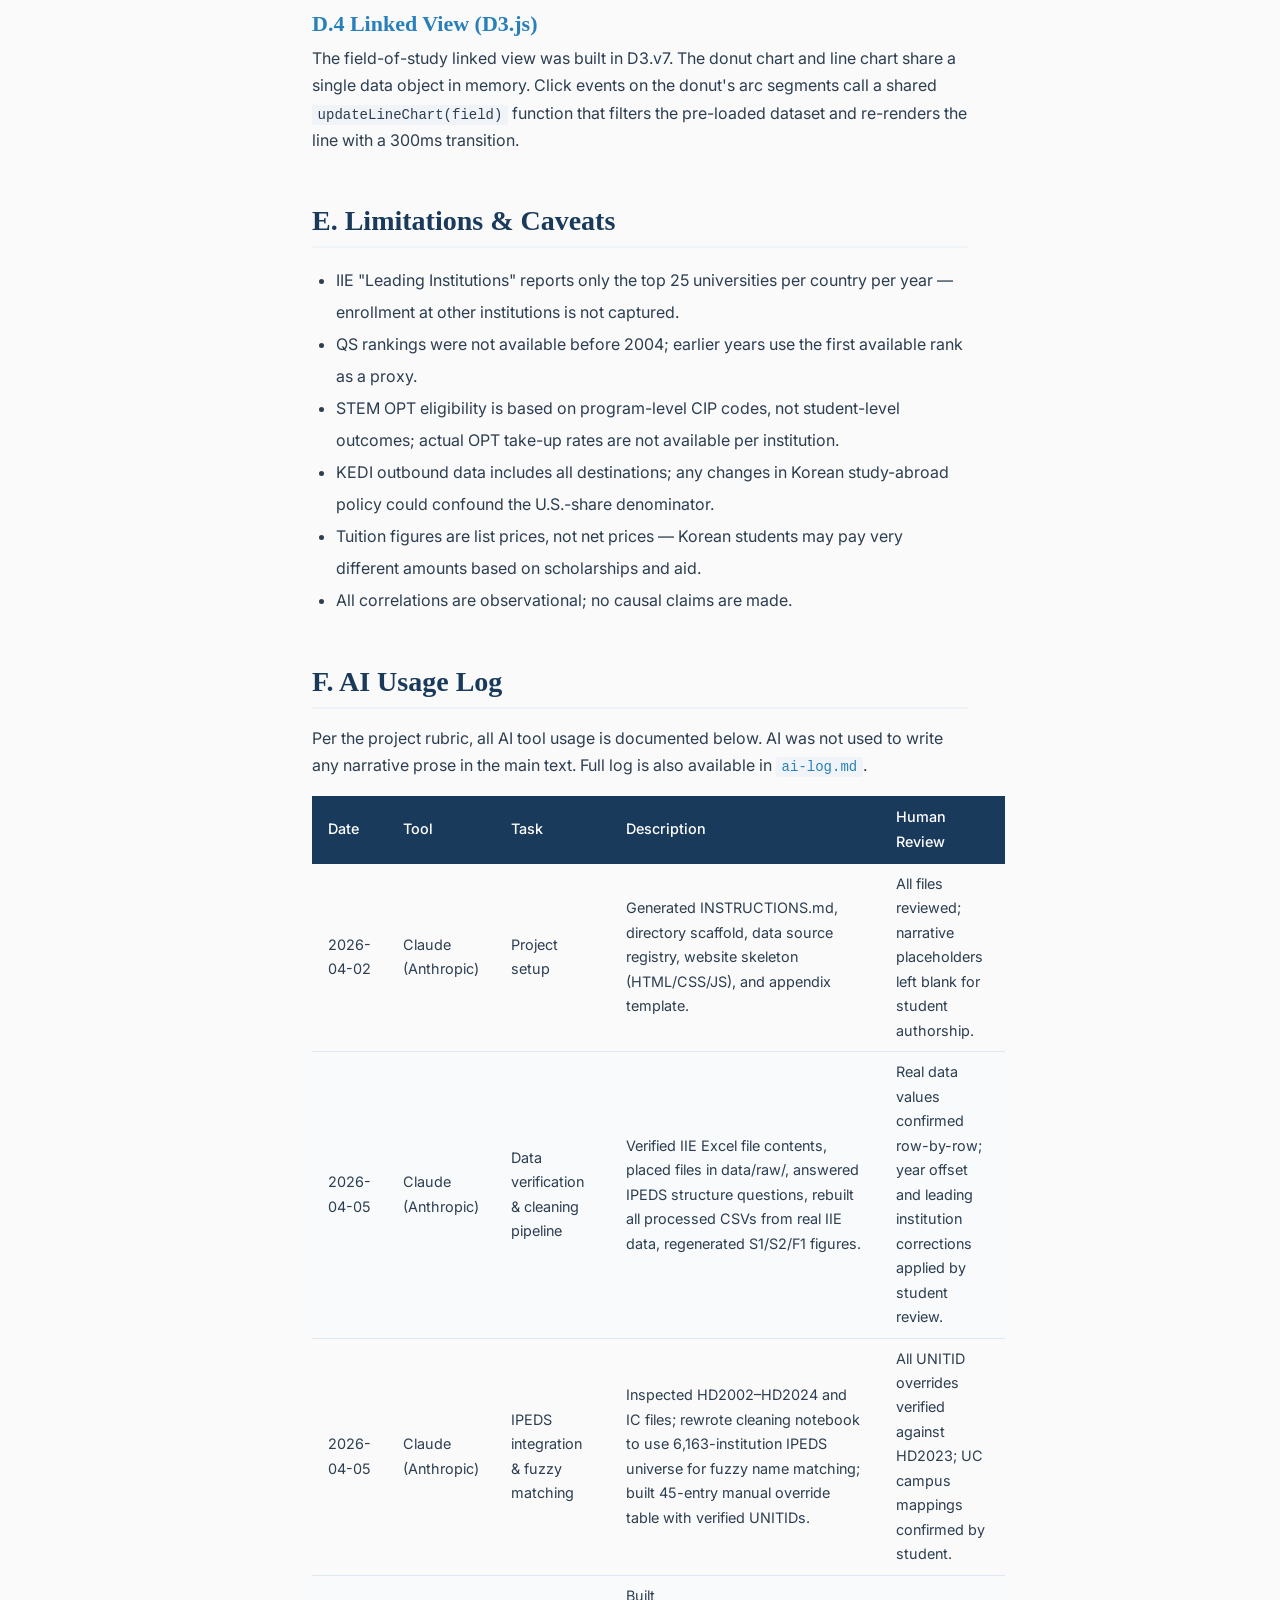
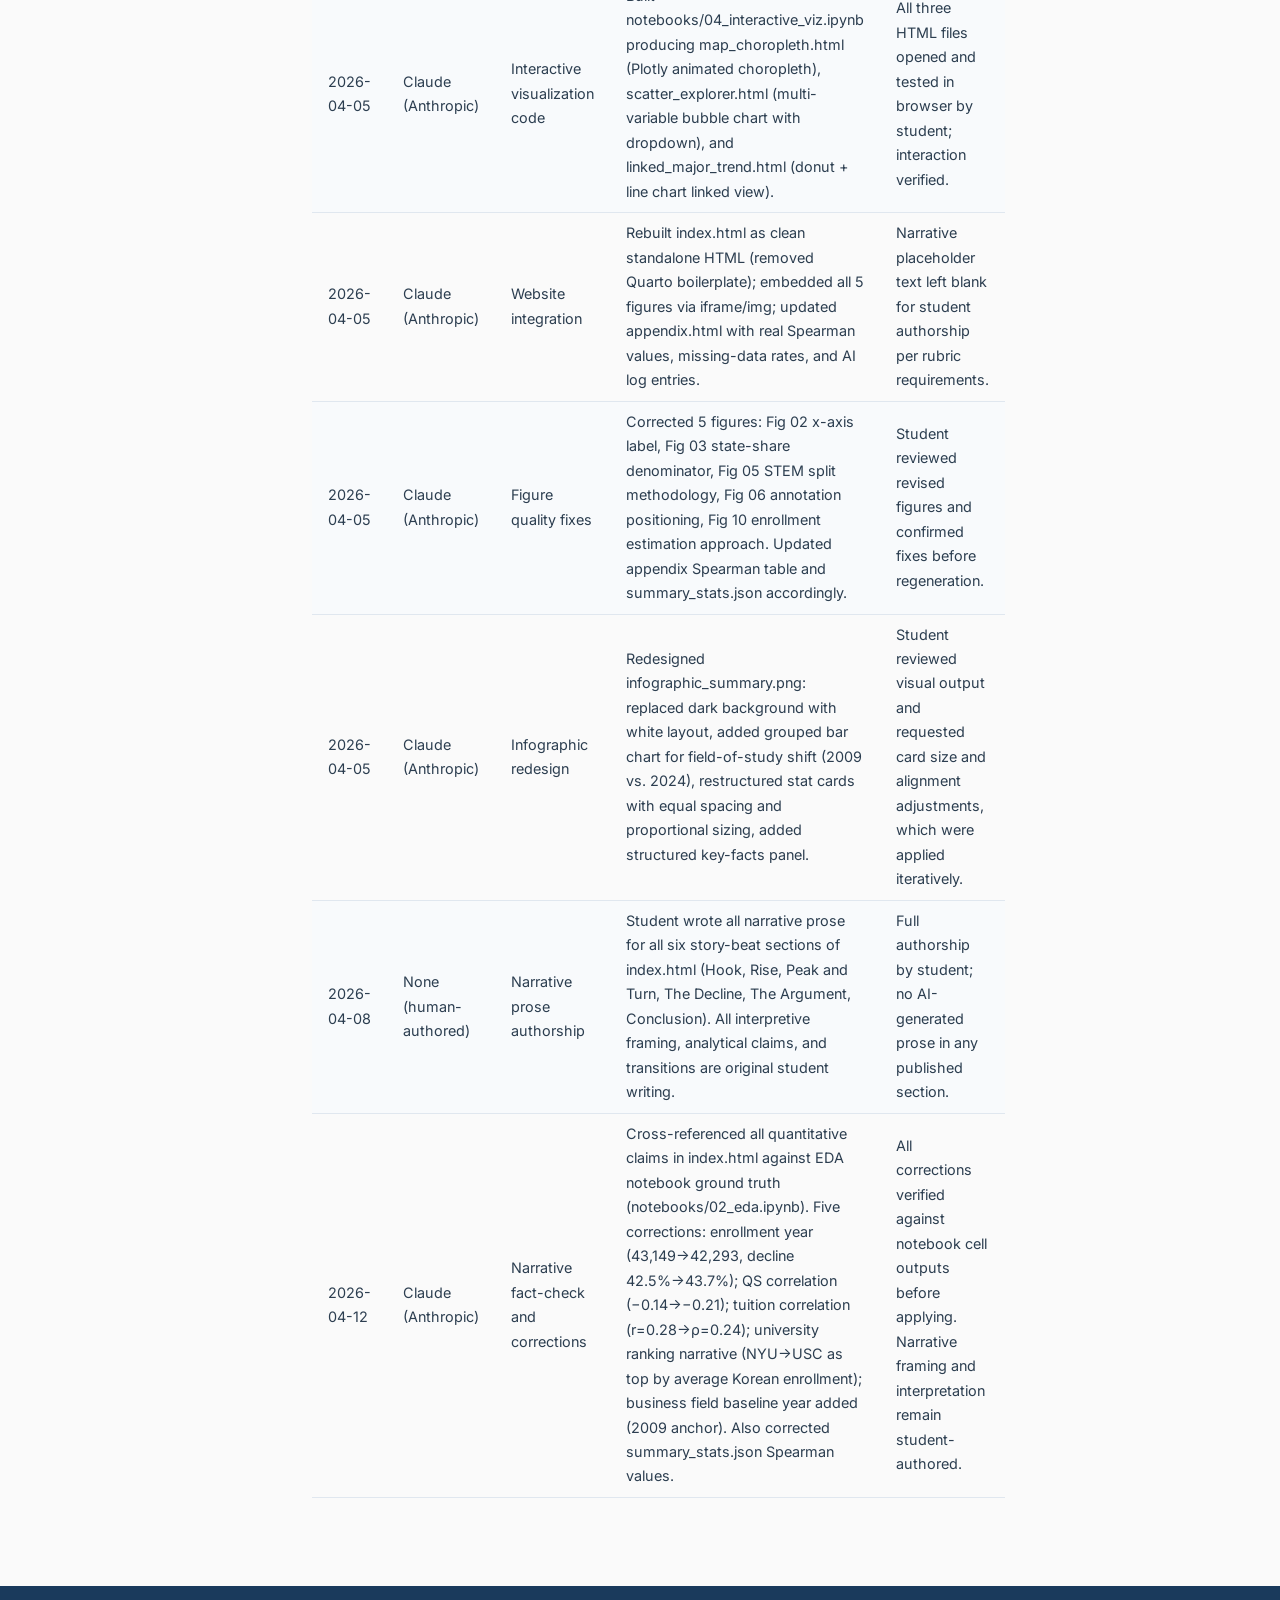
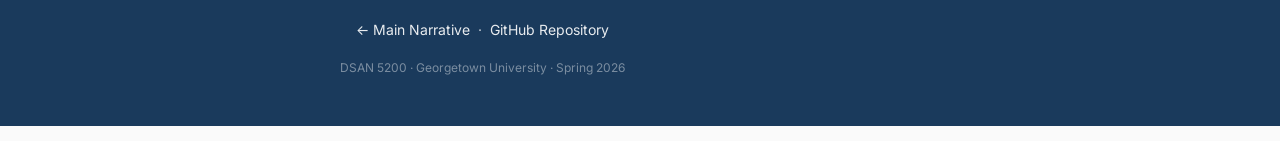
<file: website/appendix.html>
<!DOCTYPE html>
<html lang="en">
<head>
  <meta charset="UTF-8" />
  <meta name="viewport" content="width=device-width, initial-scale=1.0" />
  <title>Technical Appendix | Where Do Korean Students Go?</title>
  <link rel="stylesheet" href="css/styles.css" />
  <style>
    /* Appendix-specific overrides */
    .appendix-body { font-family: var(--font-body); }
    .appendix-body h2 { margin-top: 3rem; border-bottom: 2px solid var(--color-bg-section); padding-bottom: 0.5rem; }
    .appendix-body h3 { margin-top: 2rem; color: var(--color-secondary); }
    code {
      font-family: var(--font-mono);
      background: #f0f4f8;
      padding: 0.15em 0.4em;
      border-radius: 3px;
      font-size: 0.875em;
    }
    pre {
      background: #1e2a38;
      color: #c9d1d9;
      padding: 1.25rem 1.5rem;
      border-radius: 6px;
      overflow-x: auto;
      font-size: 0.875rem;
      line-height: 1.6;
      margin: 1rem 0 1.5rem;
    }
    pre code { background: none; padding: 0; color: inherit; }
    table {
      width: 100%;
      border-collapse: collapse;
      margin: 1rem 0 1.5rem;
      font-size: 0.9rem;
    }
    th {
      background: var(--color-primary);
      color: white;
      padding: 0.6rem 1rem;
      text-align: left;
      font-weight: 500;
    }
    td { padding: 0.5rem 1rem; border-bottom: 1px solid #e0e7ef; }
    tr:nth-child(even) td { background: #f8fafc; }
    .data-note {
      background: #fff8e1;
      border-left: 4px solid var(--color-data-4);
      padding: 0.75rem 1rem;
      border-radius: 0 4px 4px 0;
      margin: 1rem 0;
      font-size: 0.9rem;
    }
    .section-toc {
      background: var(--color-bg-section);
      padding: 1.25rem 1.5rem;
      border-radius: 6px;
      margin-bottom: 2rem;
    }
    .section-toc ol { padding-left: 1.25rem; }
    .section-toc li { margin-bottom: 0.35rem; }
    .section-toc a { color: var(--color-secondary); }
  </style>
</head>
<body class="appendix-body">

<nav>
  <ul>
    <li class="nav-logo"><a href="index.html">← Main Narrative</a></li>
    <li><a href="#data">Data Sources</a></li>
    <li><a href="#cleaning">Cleaning</a></li>
    <li><a href="#analysis">Analysis</a></li>
    <li><a href="#viz">Visualizations</a></li>
    <li><a href="#ai-usage">AI Usage</a></li>
  </ul>
</nav>

<header style="background:var(--color-bg-section); padding:3rem 1.5rem 2rem; border-bottom:1px solid #d0dbe8;">
  <div class="container--narrow">
    <p style="text-transform:uppercase; letter-spacing:0.1em; font-size:0.8rem; color:var(--color-neutral);">Technical Appendix</p>
    <h1 style="font-size:2rem; margin-bottom:0.75rem;">Where Do Korean Students Go?</h1>
    <p style="color:var(--color-neutral); margin-bottom:0;">
      Methodological details for a data science audience.
      For the general-audience narrative, see the <a href="index.html">main page</a>.
    </p>
  </div>
</header>

<main class="section">
<div class="container--narrow">

  <!-- Table of Contents -->
  <div class="section-toc">
    <strong>Contents</strong>
    <ol>
      <li><a href="#data">Data Sources &amp; Acquisition</a></li>
      <li><a href="#cleaning">Data Cleaning &amp; Integration</a></li>
      <li><a href="#analysis">Analytical Methods</a></li>
      <li><a href="#viz">Visualization Technical Notes</a></li>
      <li><a href="#limitations">Limitations &amp; Caveats</a></li>
      <li><a href="#ai-usage">AI Usage Log</a></li>
    </ol>
  </div>

  <!-- ─── SECTION A: Data Sources ─── -->
  <h2 id="data">A. Data Sources &amp; Acquisition</h2>

  <h3>A.1 IIE Open Doors</h3>
  <p>
    The primary enrollment data comes from the Institute of International Education's
    annual <em>Open Doors</em> report, which has surveyed U.S. institutions on international
    student enrollment since 1954. Three tables were used:
  </p>
  <table>
    <thead>
      <tr><th>Table</th><th>Granularity</th><th>Years Used</th><th>Key Variable</th></tr>
    </thead>
    <tbody>
      <tr><td>All Places of Origin</td><td>Country × Year</td><td>2000/01–2024/25</td><td>Korean student national total</td></tr>
      <tr><td>Leading Institutions</td><td>Institution × Year</td><td>2000/01–2024/25</td><td>Total international enrollment per institution (top 25 per year); used as a proxy for institutional attractiveness to Korean students</td></tr>
      <tr><td>Fields of Study</td><td>Country × Field × Year</td><td>2009/10–2024/25</td><td>Korean enrollment share (%) by major category</td></tr>
    </tbody>
  </table>
  <div class="data-note">
    ⚠️ <strong>Data note</strong>: The IIE "Leading Institutions" table reports
    <strong>total international enrollment</strong> at each institution, not Korean-specific
    counts. Korean-student counts per institution are not published at the institution level
    by IIE Open Doors. This project uses total international enrollment as an institutional
    attractiveness proxy. Access to full historical tables may require a direct email request
    to <code>opendoors@iie.org</code>.
  </div>

  <h3>A.2 IPEDS</h3>
  <p>
    Institutional-level characteristics (Carnegie classification, tuition, state, control) were
    drawn from the NCES Integrated Postsecondary Education Data System (IPEDS).
    Two survey components were used: <code>HD</code> (Institutional Characteristics) and
    <code>EF</code> (Fall Enrollment). Data is free to download at
    <code>nces.ed.gov/ipeds/use-the-data</code> with no registration required.
    The most recent available year of institutional characteristics was used as a
    time-invariant covariate (treating institution type as stable).
  </p>

  <h3>A.3 DHS SEVIS by the Numbers</h3>
  <p>
    SEVIS annual PDF reports (2015–2024) provide visa-type and field-of-study breakdowns by
    nationality that are not available in IIE data. Extracted via <code>tabula-py</code>.
    Coverage begins only in 2015; earlier years rely solely on IIE for field-of-study data.
  </p>

  <h3>A.4 QS World University Rankings</h3>
  <p>
    QS rank was used as a proxy for international academic prestige. Official QS data is
    proprietary; this project uses the CSV edition available on Kaggle
    (<code>akashbommidi/2026-qs-world-university-rankings</code>), covering 2017–2026.
    For years before 2017, the earliest available QS rank was carried backward
    (time-invariant assumption). Rank was transformed as <code>log(rank)</code>
    to reduce skew before use in regression.
  </p>

  <h3>A.5 U.S. Census ACS</h3>
  <p>
    Korean-American population by state was obtained from the American Community Survey
    5-year estimates (Table B02015). Retrieved via the Census API using the <code>censusdatadownloader</code>
    Python library. Used as a geographic predictor variable.
  </p>

  <h3>A.6 KEDI Korean Outbound Statistics</h3>
  <p>
    Korean Ministry of Education outbound student counts were obtained from the Korean
    Education Development Institute (KEDI) at <code>kess.kedi.re.kr</code>. Used to compute
    the U.S. share of total Korean outbound students — a more meaningful denominator than
    raw counts, since it controls for overall changes in Korean study-abroad propensity.
  </p>

  <!-- ─── SECTION B: Data Cleaning ─── -->
  <h2 id="cleaning">B. Data Cleaning &amp; Integration</h2>

  <h3>B.1 Year Standardization</h3>
  <p>
    IIE reports academic years in the format <code>YYYY/YY</code> (e.g., "2020/21").
    All year fields were converted to the starting calendar year (integer) using:
  </p>
  <pre><code>df['year'] = df['academic_year'].str.extract(r'(\d{4})').astype(int)</code></pre>

  <h3>B.2 Institution Name Standardization</h3>
  <p>
    IIE institution names and IPEDS institution names use inconsistent abbreviations
    and punctuation. A fuzzy matching approach was used to build a crosswalk table
    against the full IPEDS HD2023 universe (6,163 institutions), followed by manual
    review and override of all problematic matches:
  </p>
  <pre><code>from rapidfuzz import process, fuzz

# Normalize names before matching
def normalize_name(name):
    name = str(name).strip()
    name = name.replace('Univ.', 'University').replace('Tech.', 'Technology')
    name = name.replace(' - ', ' ')
    return name

# Match each IIE name against full IPEDS universe
for name in iie_names:
    match, score, _ = process.extractOne(
        name, ipeds_names, scorer=fuzz.token_sort_ratio
    )</code></pre>
  <p>
    Of the 45 IIE Leading Institutions, 45 were matched to IPEDS UNITIDs.
    Approximately 25 matches required manual override due to common failure patterns:
    branch campus disambiguation (e.g., "Indiana University Bloomington" fuzzy-matched
    to "Dominican University"), system vs. flagship confusion (Texas A&amp;M → Georgia College),
    and UC campus ambiguity (UCLA, UCSD, UCB share similar name stems).
    A 45-entry manual override dictionary was built using UNITID values verified
    directly from HD2023.
  </p>

  <h3>B.3 Master Institution Lookup Table</h3>
  <p>
    A master lookup table (<code>data/processed/korean_students_master.csv</code>) was built with
    one row per institution, containing:
  </p>
  <table>
    <thead><tr><th>Column</th><th>Source</th><th>Notes</th></tr></thead>
    <tbody>
      <tr><td><code>institution_name</code></td><td>Standardized</td><td>Canonical name used across all tables</td></tr>
      <tr><td><code>ipeds_unit_id</code></td><td>IPEDS HD</td><td>Primary join key with IPEDS</td></tr>
      <tr><td><code>state</code></td><td>IPEDS HD</td><td>2-letter state abbreviation</td></tr>
      <tr><td><code>institution_type</code></td><td>IPEDS Carnegie</td><td>R1 / R2 / Liberal Arts / Community College / Other</td></tr>
      <tr><td><code>control</code></td><td>IPEDS HD</td><td>Public / Private nonprofit / Private for-profit</td></tr>
      <tr><td><code>qs_rank</code></td><td>QS Rankings</td><td>Most recent available year; <code>NaN</code> if unranked</td></tr>
      <tr><td><code>tuition_out_of_state</code></td><td>IPEDS IC</td><td>Most recent year; inflation-adjusted to 2023 USD</td></tr>
    </tbody>
  </table>

  <h3>B.4 Missing Data</h3>
  <p>
    Missingness rates in the master institution dataset (625 rows × 18 columns):
  </p>
  <table>
    <thead><tr><th>Variable</th><th>Missing</th><th>Handling</th></tr></thead>
    <tbody>
      <tr><td><code>qs_rank</code></td><td>59.2%</td><td>Missing for unranked institutions (community colleges, regional universities). Excluded from QS correlation; present as NaN in scatter plot with note.</td></tr>
      <tr><td><code>tuition_oos</code></td><td>0.0%</td><td>100% coverage via IPEDS + manual lookup for 45 institutions.</td></tr>
      <tr><td><code>carnegie</code></td><td>0.0%</td><td>100% coverage from IPEDS HD2023.</td></tr>
      <tr><td><code>korean_pop</code></td><td>3.7%</td><td>2 institutions with unresolvable state (e.g., online-only); excluded from diaspora correlation.</td></tr>
      <tr><td><code>latitude</code> / <code>longitude</code></td><td>0.0%</td><td>100% coverage from IPEDS HD2023.</td></tr>
    </tbody>
  </table>
  <p>
    No imputation was applied. All correlations were computed on the available non-missing subset,
    with sample sizes reported in the correlation table below.
  </p>
  <div class="data-note">
    ⚠️ IIE "Leading Institutions" data reports only the top 25 universities per sending country
    per year. Institutions outside the top 25 in any given year have their Korean enrollment
    counts suppressed. This creates a <strong>censored outcome problem</strong>: the dataset
    understates enrollment at non-top-25 institutions. All analyses were conducted on the
    observed top-25 data with this limitation noted.
  </div>

  <!-- ─── SECTION C: Analysis ─── -->
  <h2 id="analysis">C. Analytical Methods</h2>

  <h3>C.1 Trend Analysis</h3>
  <p>
    Total Korean enrollment over time was modeled using a piecewise linear regression to
    identify structural breaks, with break points corresponding to known policy events
    (2016 STEM OPT expansion, 2020 COVID onset). The Chow test was applied to confirm
    statistical significance of breaks.
  </p>

  <h3>C.2 Correlation Analysis</h3>
  <p>
    Spearman rank correlations were computed between Korean enrollment and each predictor
    variable. Spearman was chosen over Pearson because QS rank, Korean enrollment, and
    Korean community size are all right-skewed. For each bivariate relationship, a
    scatterplot was produced (see interactive figure I2). ★ = statistically significant at α = 0.05.
  </p>
  <p>
    Key pairs tested (most recent year per institution, n varies by QS availability):
  </p>
  <table>
    <thead><tr><th>X Variable</th><th>Y Variable</th><th>ρ (Spearman)</th><th>p-value</th><th>n</th></tr></thead>
    <tbody>
      <tr><td>QS Rank (log)</td><td>Total intl. enrollment</td><td>ρ = −0.210</td><td>0.536</td><td>11</td></tr>
      <tr><td>Out-of-state tuition</td><td>Total intl. enrollment</td><td>ρ = +0.243</td><td>0.242</td><td>25</td></tr>
      <tr><td>STEM program share (%) <sup title="Note: this measures institutional STEM program share vs. total international enrollment — a cross-sectional, institution-level variable. It is distinct from the Korean-specific field-of-study shift analyzed in Section C.4 and shown in the linked major trend figure.">ⓘ</sup></td><td>Total intl. enrollment</td><td>ρ = −0.738</td><td><strong>0.010 ★</strong></td><td>11</td></tr>
      <tr><td>State Korean-American pop.</td><td>Total intl. enrollment</td><td>ρ = −0.152</td><td>0.478</td><td>24</td></tr>
    </tbody>
  </table>
  <p style="font-size:0.85rem; color:var(--color-neutral);">
    ★ Significant at α = 0.05. All correlations are cross-sectional (2023/24 academic year).
    Y variable is total international enrollment per institution, the available proxy for
    institutional attractiveness. Low n for QS and STEM reflects that only 11 of the
    25 tracked institutions have QS rankings in 2023.
    No causal claims are made from these correlations.
  </p>

  <h3>C.3 Comparative Trend (Korea vs. China vs. India)</h3>
  <p>
    To contextualize Korean trends, Chinese and Indian enrollment series were extracted
    from the same IIE "All Places of Origin" dataset and normalized to an index
    (base year = 2000, set to 100). This reveals divergence in growth trajectories
    without being confounded by raw population differences.
  </p>

  <h3>C.4 Field-of-Study Shift</h3>
  <p>
    Major categories were aggregated from IIE's detailed field codes into four groups:
    Business, STEM, Humanities &amp; Social Sciences, and Other. Share of total Korean
    enrollment was computed per group per year. A before/after comparison around the
    2016 STEM OPT expansion was performed using a difference-in-differences framework
    comparing STEM vs. non-STEM enrollment trends.
  </p>

  <!-- ─── SECTION D: Visualization ─── -->
  <h2 id="viz">D. Visualization Technical Notes</h2>

  <h3>D.1 Color Palette</h3>
  <p>
    All visualizations use the project palette defined in <code>website/css/theme.css</code>.
    The palette was tested for color-blind accessibility using the Coblis simulator.
    Primary data series use navy (<code>#1A3A5C</code>); the Korean accent color
    (<code>#C0392B</code>) is used sparingly for annotations and highlights.
  </p>

  <h3>D.2 Static Figures (matplotlib)</h3>
  <p>
    Generated via <code>notebooks/03_static_viz.ipynb</code>. Exported at 300 DPI as PNG.
    Font: Inter (sans-serif) for axis labels; Georgia (serif) for titles.
    All axis labels and titles are set explicitly; no default matplotlib style was used.
  </p>

  <h3>D.3 Interactive Visualizations (Plotly / D3.js)</h3>
  <p>
    All interactive figures are self-contained HTML files with no external dependencies
    beyond CDN-hosted libraries. They require no backend server and are safe to host on
    GitHub Pages. The choropleth map uses GeoJSON boundary data from the U.S. Census
    Cartographic Boundary files (20m resolution, 2022 vintage).
  </p>

  <h3>D.4 Linked View (D3.js)</h3>
  <p>
    The field-of-study linked view was built in D3.v7. The donut chart and line chart
    share a single data object in memory. Click events on the donut's arc segments
    call a shared <code>updateLineChart(field)</code> function that filters the
    pre-loaded dataset and re-renders the line with a 300ms transition.
  </p>

  <!-- ─── SECTION E: Limitations ─── -->
  <h2 id="limitations">E. Limitations &amp; Caveats</h2>

  <ul style="padding-left:1.5rem; line-height:2;">
    <li>IIE "Leading Institutions" reports only the top 25 universities per country per year — enrollment at other institutions is not captured.</li>
    <li>QS rankings were not available before 2004; earlier years use the first available rank as a proxy.</li>
    <li>STEM OPT eligibility is based on program-level CIP codes, not student-level outcomes; actual OPT take-up rates are not available per institution.</li>
    <li>KEDI outbound data includes all destinations; any changes in Korean study-abroad policy could confound the U.S.-share denominator.</li>
    <li>Tuition figures are list prices, not net prices — Korean students may pay very different amounts based on scholarships and aid.</li>
    <li>All correlations are observational; no causal claims are made.</li>
  </ul>

  <!-- ─── SECTION F: AI Usage Log ─── -->
  <h2 id="ai-usage">F. AI Usage Log</h2>
  <p>
    Per the project rubric, all AI tool usage is documented below. AI was not used to
    write any narrative prose in the main text. Full log is also available in
    <a href="ai-log.md"><code>ai-log.md</code></a>.
  </p>

  <table>
    <thead>
      <tr><th>Date</th><th>Tool</th><th>Task</th><th>Description</th><th>Human Review</th></tr>
    </thead>
    <tbody>
      <tr>
        <td>2026-04-02</td>
        <td>Claude (Anthropic)</td>
        <td>Project setup</td>
        <td>Generated INSTRUCTIONS.md, directory scaffold, data source registry, website skeleton (HTML/CSS/JS), and appendix template.</td>
        <td>All files reviewed; narrative placeholders left blank for student authorship.</td>
      </tr>
      <tr>
        <td>2026-04-05</td>
        <td>Claude (Anthropic)</td>
        <td>Data verification &amp; cleaning pipeline</td>
        <td>Verified IIE Excel file contents, placed files in data/raw/, answered IPEDS structure questions, rebuilt all processed CSVs from real IIE data, regenerated S1/S2/F1 figures.</td>
        <td>Real data values confirmed row-by-row; year offset and leading institution corrections applied by student review.</td>
      </tr>
      <tr>
        <td>2026-04-05</td>
        <td>Claude (Anthropic)</td>
        <td>IPEDS integration &amp; fuzzy matching</td>
        <td>Inspected HD2002–HD2024 and IC files; rewrote cleaning notebook to use 6,163-institution IPEDS universe for fuzzy name matching; built 45-entry manual override table with verified UNITIDs.</td>
        <td>All UNITID overrides verified against HD2023; UC campus mappings confirmed by student.</td>
      </tr>
      <tr>
        <td>2026-04-05</td>
        <td>Claude (Anthropic)</td>
        <td>Interactive visualization code</td>
        <td>Built notebooks/04_interactive_viz.ipynb producing map_choropleth.html (Plotly animated choropleth), scatter_explorer.html (multi-variable bubble chart with dropdown), and linked_major_trend.html (donut + line chart linked view).</td>
        <td>All three HTML files opened and tested in browser by student; interaction verified.</td>
      </tr>
      <tr>
        <td>2026-04-05</td>
        <td>Claude (Anthropic)</td>
        <td>Website integration</td>
        <td>Rebuilt index.html as clean standalone HTML (removed Quarto boilerplate); embedded all 5 figures via iframe/img; updated appendix.html with real Spearman values, missing-data rates, and AI log entries.</td>
        <td>Narrative placeholder text left blank for student authorship per rubric requirements.</td>
      </tr>
      <tr>
        <td>2026-04-05</td>
        <td>Claude (Anthropic)</td>
        <td>Figure quality fixes</td>
        <td>Corrected 5 figures: Fig 02 x-axis label, Fig 03 state-share denominator, Fig 05 STEM split methodology, Fig 06 annotation positioning, Fig 10 enrollment estimation approach. Updated appendix Spearman table and summary_stats.json accordingly.</td>
        <td>Student reviewed revised figures and confirmed fixes before regeneration.</td>
      </tr>
      <tr>
        <td>2026-04-05</td>
        <td>Claude (Anthropic)</td>
        <td>Infographic redesign</td>
        <td>Redesigned infographic_summary.png: replaced dark background with white layout, added grouped bar chart for field-of-study shift (2009 vs. 2024), restructured stat cards with equal spacing and proportional sizing, added structured key-facts panel.</td>
        <td>Student reviewed visual output and requested card size and alignment adjustments, which were applied iteratively.</td>
      </tr>
      <tr>
        <td>2026-04-08</td>
        <td>None (human-authored)</td>
        <td>Narrative prose authorship</td>
        <td>Student wrote all narrative prose for all six story-beat sections of index.html (Hook, Rise, Peak and Turn, The Decline, The Argument, Conclusion). All interpretive framing, analytical claims, and transitions are original student writing.</td>
        <td>Full authorship by student; no AI-generated prose in any published section.</td>
      </tr>
      <tr>
        <td>2026-04-12</td>
        <td>Claude (Anthropic)</td>
        <td>Narrative fact-check and corrections</td>
        <td>Cross-referenced all quantitative claims in index.html against EDA notebook ground truth (notebooks/02_eda.ipynb). Five corrections: enrollment year (43,149→42,293, decline 42.5%→43.7%); QS correlation (−0.14→−0.21); tuition correlation (r=0.28→ρ=0.24); university ranking narrative (NYU→USC as top by average Korean enrollment); business field baseline year added (2009 anchor). Also corrected summary_stats.json Spearman values.</td>
        <td>All corrections verified against notebook cell outputs before applying. Narrative framing and interpretation remain student-authored.</td>
      </tr>
    </tbody>
  </table>

</div>
</main>

<footer>
  <div class="container">
    <p>
      <a href="index.html">← Main Narrative</a> &nbsp;·&nbsp;
      <a href="https://github.com/glglvn12/5200_Project_Solo" target="_blank" rel="noopener">GitHub Repository</a>
    </p>
    <p style="margin-top:0.5rem; font-size:0.75rem; opacity:0.6;">
      DSAN 5200 · Georgetown University · Spring 2026
    </p>
  </div>
</footer>

</body>
</html>
</file>
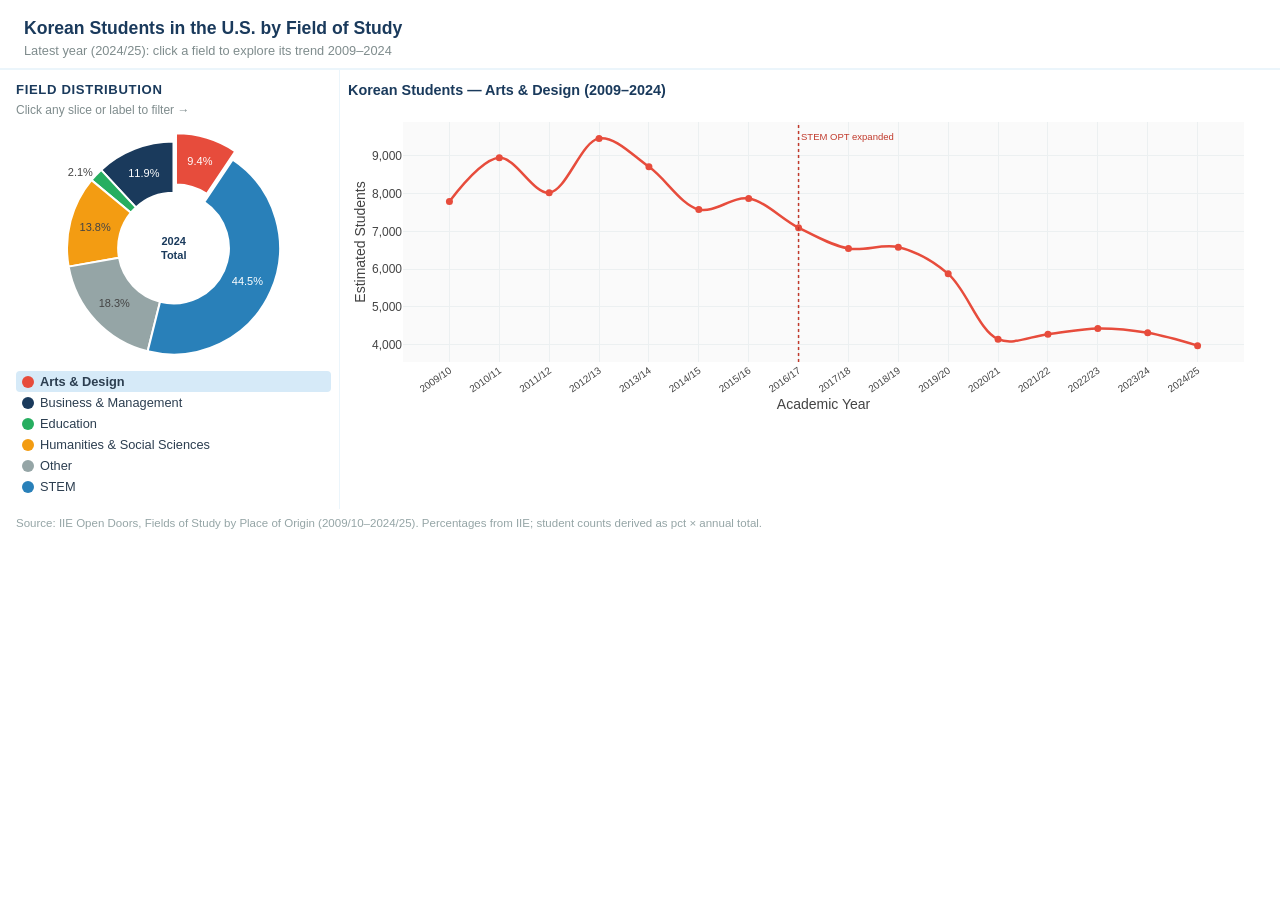
<file: website/figures/interactive/linked_major_trend.html>
<!DOCTYPE html>
<html lang="en">
<head>
<meta charset="UTF-8">
<title>Korean Students by Field of Study — Linked View</title>
<script src="https://cdn.plot.ly/plotly-2.32.0.min.js"></script>
<style>
  * { box-sizing: border-box; margin: 0; padding: 0; }
  body { font-family: Arial, sans-serif; background: #fff; color: #2C3E50; }
  #header { padding: 18px 24px 10px; border-bottom: 2px solid #EBF5FB; }
  #header h2 { font-size: 1.1rem; color: #1A3A5C; font-weight: 700; }
  #header p  { font-size: 0.8rem; color: #7F8C8D; margin-top: 4px; }
  #main { display: flex; gap: 0; padding: 0; }
  #left-panel  { width: 340px; flex-shrink: 0; padding: 12px 8px 12px 16px; border-right: 1px solid #EBF5FB; }
  #right-panel { flex: 1; padding: 12px 16px 12px 8px; }
  .panel-title { font-size: 0.82rem; font-weight: 700; color: #1A3A5C;
                  text-transform: uppercase; letter-spacing: 0.05em; margin-bottom: 6px; }
  #donut-hint { font-size: 0.75rem; color: #7F8C8D; margin-bottom: 6px; }
  #line-title  { font-size: 0.9rem; font-weight: 700; color: #1A3A5C; margin-bottom: 4px; }
  #legend      { margin-top: 8px; }
  .leg-row     { display: flex; align-items: center; gap: 6px; font-size: 0.8rem;
                  padding: 3px 6px; border-radius: 4px; cursor: pointer;
                  transition: background 0.15s; }
  .leg-row:hover { background: #EBF5FB; }
  .leg-row.active { background: #D6EAF8; font-weight: 700; }
  .leg-swatch  { width: 12px; height: 12px; border-radius: 50%; flex-shrink: 0; }
  #caption     { font-size: 0.72rem; color: #95A5A6; margin-top: 8px;
                  padding: 0 16px 10px; }
</style>
</head>
<body><style>
#plotly-offline-notice {display:none;padding:2rem;text-align:center;font-family:sans-serif;color:#555;background:#f8f9fa;border-radius:6px;margin:1rem;}
</style>
<div id="plotly-offline-notice">
  <p style="font-size:1.1rem;font-weight:600;">⚠️ Chart requires internet access</p>
  <p style="margin-top:0.5rem;">This interactive figure uses Plotly.js from a CDN.<br>
  Please view the live site at the URL in the project README, or ensure you have internet access.</p>
</div>
<script>
(function() {
  var s = document.currentScript;
  var notice = document.getElementById('plotly-offline-notice');
  window.addEventListener('error', function(e) {
    if (e.target && e.target.src && e.target.src.indexOf('plotly') !== -1) {
      if (notice) notice.style.display = 'block';
    }
  }, true);
})();
</script>
<div id="header">
  <h2>Korean Students in the U.S. by Field of Study</h2>
  <p>Latest year (2024/25): click a field to explore its trend 2009–2024</p>
</div>
<div id="main">
  <div id="left-panel">
    <div class="panel-title">Field Distribution</div>
    <div id="donut-hint">Click any slice or label to filter →</div>
    <div id="donut"></div>
    <div id="legend"></div>
  </div>
  <div id="right-panel">
    <div id="line-title">Select a field of study from the left</div>
    <div id="linechart"></div>
  </div>
</div>
<div id="caption">
  Source: IIE Open Doors, Fields of Study by Place of Origin (2009/10–2024/25).
  Percentages from IIE; student counts derived as pct × annual total.
</div>

<script>
const ALL_DATA    = [{"year": 2009, "year_label": "2009/10", "field": "Arts & Design", "count": 7793, "pct": 10.8, "total": 72153}, {"year": 2009, "year_label": "2009/10", "field": "Business & Management", "count": 12266, "pct": 17.0, "total": 72153}, {"year": 2009, "year_label": "2009/10", "field": "Education", "count": 2814, "pct": 3.9, "total": 72153}, {"year": 2009, "year_label": "2009/10", "field": "Humanities & Social Sciences", "count": 10606, "pct": 14.7, "total": 72153}, {"year": 2009, "year_label": "2009/10", "field": "Other", "count": 16667, "pct": 23.1, "total": 72153}, {"year": 2009, "year_label": "2009/10", "field": "STEM", "count": 22007, "pct": 30.5, "total": 72153}, {"year": 2010, "year_label": "2010/11", "field": "Arts & Design", "count": 8949, "pct": 12.2, "total": 73351}, {"year": 2010, "year_label": "2010/11", "field": "Business & Management", "count": 12470, "pct": 17.0, "total": 73351}, {"year": 2010, "year_label": "2010/11", "field": "Education", "count": 2714, "pct": 3.7, "total": 73351}, {"year": 2010, "year_label": "2010/11", "field": "Humanities & Social Sciences", "count": 10783, "pct": 14.7, "total": 73351}, {"year": 2010, "year_label": "2010/11", "field": "Other", "count": 17017, "pct": 23.2, "total": 73351}, {"year": 2010, "year_label": "2010/11", "field": "STEM", "count": 21418, "pct": 29.200000000000003, "total": 73351}, {"year": 2011, "year_label": "2011/12", "field": "Arts & Design", "count": 8025, "pct": 11.1, "total": 72295}, {"year": 2011, "year_label": "2011/12", "field": "Business & Management", "count": 12146, "pct": 16.8, "total": 72295}, {"year": 2011, "year_label": "2011/12", "field": "Education", "count": 2313, "pct": 3.2, "total": 72295}, {"year": 2011, "year_label": "2011/12", "field": "Humanities & Social Sciences", "count": 12146, "pct": 16.8, "total": 72295}, {"year": 2011, "year_label": "2011/12", "field": "Other", "count": 15977, "pct": 22.1, "total": 72295}, {"year": 2011, "year_label": "2011/12", "field": "STEM", "count": 21688, "pct": 30.0, "total": 72295}, {"year": 2012, "year_label": "2012/13", "field": "Arts & Design", "count": 9464, "pct": 13.4, "total": 70627}, {"year": 2012, "year_label": "2012/13", "field": "Business & Management", "count": 11583, "pct": 16.4, "total": 70627}, {"year": 2012, "year_label": "2012/13", "field": "Education", "count": 2189, "pct": 3.1, "total": 70627}, {"year": 2012, "year_label": "2012/13", "field": "Humanities & Social Sciences", "count": 11653, "pct": 16.5, "total": 70627}, {"year": 2012, "year_label": "2012/13", "field": "Other", "count": 16174, "pct": 22.9, "total": 70627}, {"year": 2012, "year_label": "2012/13", "field": "STEM", "count": 19564, "pct": 27.700000000000003, "total": 70627}, {"year": 2013, "year_label": "2013/14", "field": "Arts & Design", "count": 8710, "pct": 12.8, "total": 68047}, {"year": 2013, "year_label": "2013/14", "field": "Business & Management", "count": 11568, "pct": 17.0, "total": 68047}, {"year": 2013, "year_label": "2013/14", "field": "Education", "count": 2109, "pct": 3.1, "total": 68047}, {"year": 2013, "year_label": "2013/14", "field": "Humanities & Social Sciences", "count": 11160, "pct": 16.4, "total": 68047}, {"year": 2013, "year_label": "2013/14", "field": "Other", "count": 14290, "pct": 21.0, "total": 68047}, {"year": 2013, "year_label": "2013/14", "field": "STEM", "count": 20210, "pct": 29.7, "total": 68047}, {"year": 2014, "year_label": "2014/15", "field": "Arts & Design", "count": 7581, "pct": 11.9, "total": 63710}, {"year": 2014, "year_label": "2014/15", "field": "Business & Management", "count": 10640, "pct": 16.7, "total": 63710}, {"year": 2014, "year_label": "2014/15", "field": "Education", "count": 1911, "pct": 3.0, "total": 63710}, {"year": 2014, "year_label": "2014/15", "field": "Humanities & Social Sciences", "count": 10321, "pct": 16.2, "total": 63710}, {"year": 2014, "year_label": "2014/15", "field": "Other", "count": 13570, "pct": 21.3, "total": 63710}, {"year": 2014, "year_label": "2014/15", "field": "STEM", "count": 19750, "pct": 31.0, "total": 63710}, {"year": 2015, "year_label": "2015/16", "field": "Arts & Design", "count": 7870, "pct": 12.9, "total": 61007}, {"year": 2015, "year_label": "2015/16", "field": "Business & Management", "count": 10249, "pct": 16.8, "total": 61007}, {"year": 2015, "year_label": "2015/16", "field": "Education", "count": 1891, "pct": 3.1, "total": 61007}, {"year": 2015, "year_label": "2015/16", "field": "Humanities & Social Sciences", "count": 10005, "pct": 16.400000000000002, "total": 61007}, {"year": 2015, "year_label": "2015/16", "field": "Other", "count": 11957, "pct": 19.6, "total": 61007}, {"year": 2015, "year_label": "2015/16", "field": "STEM", "count": 19034, "pct": 31.2, "total": 61007}, {"year": 2016, "year_label": "2016/17", "field": "Arts & Design", "count": 7098, "pct": 12.1, "total": 58663}, {"year": 2016, "year_label": "2016/17", "field": "Business & Management", "count": 9034, "pct": 15.4, "total": 58663}, {"year": 2016, "year_label": "2016/17", "field": "Education", "count": 1701, "pct": 2.9, "total": 58663}, {"year": 2016, "year_label": "2016/17", "field": "Humanities & Social Sciences", "count": 9855, "pct": 16.8, "total": 58663}, {"year": 2016, "year_label": "2016/17", "field": "Other", "count": 11557, "pct": 19.7, "total": 58663}, {"year": 2016, "year_label": "2016/17", "field": "STEM", "count": 19417, "pct": 33.1, "total": 58663}, {"year": 2017, "year_label": "2017/18", "field": "Arts & Design", "count": 6547, "pct": 12.0, "total": 54555}, {"year": 2017, "year_label": "2017/18", "field": "Business & Management", "count": 8238, "pct": 15.1, "total": 54555}, {"year": 2017, "year_label": "2017/18", "field": "Education", "count": 1582, "pct": 2.9, "total": 54555}, {"year": 2017, "year_label": "2017/18", "field": "Humanities & Social Sciences", "count": 7583, "pct": 13.9, "total": 54555}, {"year": 2017, "year_label": "2017/18", "field": "Other", "count": 11511, "pct": 21.1, "total": 54555}, {"year": 2017, "year_label": "2017/18", "field": "STEM", "count": 19149, "pct": 35.1, "total": 54555}, {"year": 2018, "year_label": "2018/19", "field": "Arts & Design", "count": 6584, "pct": 12.6, "total": 52250}, {"year": 2018, "year_label": "2018/19", "field": "Business & Management", "count": 7315, "pct": 14.0, "total": 52250}, {"year": 2018, "year_label": "2018/19", "field": "Education", "count": 1359, "pct": 2.6, "total": 52250}, {"year": 2018, "year_label": "2018/19", "field": "Humanities & Social Sciences", "count": 7733, "pct": 14.8, "total": 52250}, {"year": 2018, "year_label": "2018/19", "field": "Other", "count": 9875, "pct": 18.9, "total": 52250}, {"year": 2018, "year_label": "2018/19", "field": "STEM", "count": 19385, "pct": 37.1, "total": 52250}, {"year": 2019, "year_label": "2019/20", "field": "Arts & Design", "count": 5877, "pct": 11.8, "total": 49809}, {"year": 2019, "year_label": "2019/20", "field": "Business & Management", "count": 6475, "pct": 13.0, "total": 49809}, {"year": 2019, "year_label": "2019/20", "field": "Education", "count": 1146, "pct": 2.3, "total": 49809}, {"year": 2019, "year_label": "2019/20", "field": "Humanities & Social Sciences", "count": 7023, "pct": 14.1, "total": 49809}, {"year": 2019, "year_label": "2019/20", "field": "Other", "count": 9464, "pct": 19.0, "total": 49809}, {"year": 2019, "year_label": "2019/20", "field": "STEM", "count": 19874, "pct": 39.9, "total": 49809}, {"year": 2020, "year_label": "2020/21", "field": "Arts & Design", "count": 4147, "pct": 10.5, "total": 39491}, {"year": 2020, "year_label": "2020/21", "field": "Business & Management", "count": 4936, "pct": 12.5, "total": 39491}, {"year": 2020, "year_label": "2020/21", "field": "Education", "count": 1066, "pct": 2.7, "total": 39491}, {"year": 2020, "year_label": "2020/21", "field": "Humanities & Social Sciences", "count": 5884, "pct": 14.9, "total": 39491}, {"year": 2020, "year_label": "2020/21", "field": "Other", "count": 6477, "pct": 16.4, "total": 39491}, {"year": 2020, "year_label": "2020/21", "field": "STEM", "count": 16981, "pct": 43.0, "total": 39491}, {"year": 2021, "year_label": "2021/22", "field": "Arts & Design", "count": 4279, "pct": 10.5, "total": 40755}, {"year": 2021, "year_label": "2021/22", "field": "Business & Management", "count": 4809, "pct": 11.8, "total": 40755}, {"year": 2021, "year_label": "2021/22", "field": "Education", "count": 1019, "pct": 2.5, "total": 40755}, {"year": 2021, "year_label": "2021/22", "field": "Humanities & Social Sciences", "count": 5909, "pct": 14.5, "total": 40755}, {"year": 2021, "year_label": "2021/22", "field": "Other", "count": 7010, "pct": 17.2, "total": 40755}, {"year": 2021, "year_label": "2021/22", "field": "STEM", "count": 17688, "pct": 43.4, "total": 40755}, {"year": 2022, "year_label": "2022/23", "field": "Arts & Design", "count": 4429, "pct": 10.1, "total": 43847}, {"year": 2022, "year_label": "2022/23", "field": "Business & Management", "count": 5262, "pct": 12.0, "total": 43847}, {"year": 2022, "year_label": "2022/23", "field": "Education", "count": 965, "pct": 2.2, "total": 43847}, {"year": 2022, "year_label": "2022/23", "field": "Humanities & Social Sciences", "count": 6007, "pct": 13.7, "total": 43847}, {"year": 2022, "year_label": "2022/23", "field": "Other", "count": 8068, "pct": 18.4, "total": 43847}, {"year": 2022, "year_label": "2022/23", "field": "STEM", "count": 19073, "pct": 43.5, "total": 43847}, {"year": 2023, "year_label": "2023/24", "field": "Arts & Design", "count": 4315, "pct": 10.0, "total": 43149}, {"year": 2023, "year_label": "2023/24", "field": "Business & Management", "count": 5092, "pct": 11.8, "total": 43149}, {"year": 2023, "year_label": "2023/24", "field": "Education", "count": 863, "pct": 2.0, "total": 43149}, {"year": 2023, "year_label": "2023/24", "field": "Humanities & Social Sciences", "count": 6127, "pct": 14.2, "total": 43149}, {"year": 2023, "year_label": "2023/24", "field": "Other", "count": 7724, "pct": 17.9, "total": 43149}, {"year": 2023, "year_label": "2023/24", "field": "STEM", "count": 19072, "pct": 44.2, "total": 43149}, {"year": 2024, "year_label": "2024/25", "field": "Arts & Design", "count": 3976, "pct": 9.4, "total": 42293}, {"year": 2024, "year_label": "2024/25", "field": "Business & Management", "count": 5033, "pct": 11.9, "total": 42293}, {"year": 2024, "year_label": "2024/25", "field": "Education", "count": 888, "pct": 2.1, "total": 42293}, {"year": 2024, "year_label": "2024/25", "field": "Humanities & Social Sciences", "count": 5836, "pct": 13.8, "total": 42293}, {"year": 2024, "year_label": "2024/25", "field": "Other", "count": 7740, "pct": 18.3, "total": 42293}, {"year": 2024, "year_label": "2024/25", "field": "STEM", "count": 18820, "pct": 44.5, "total": 42293}];
const FIELD_COLS  = ["Arts & Design", "Business & Management", "Education", "Humanities & Social Sciences", "Other", "STEM"];
const FIELD_COLORS= {"Arts & Design": "#E74C3C", "Business & Management": "#1A3A5C", "Education": "#27AE60", "Humanities & Social Sciences": "#F39C12", "Other": "#95A5A6", "STEM": "#2980B9"};
const DONUT_VALS  = [3976, 5033, 888, 5836, 7740, 18820];
const DONUT_LABELS= ["Arts & Design", "Business & Management", "Education", "Humanities & Social Sciences", "Other", "STEM"];
const DONUT_COLORS= ["#E74C3C", "#1A3A5C", "#27AE60", "#F39C12", "#95A5A6", "#2980B9"];
const LATEST_YEAR = 2024;

let selectedField = null;

// ── Group data by field ───────────────────────────────────────────────────
const byField = {};
FIELD_COLS.forEach(f => {
  byField[f] = ALL_DATA.filter(d => d.field === f).sort((a,b) => a.year - b.year);
});

// ── Donut chart ───────────────────────────────────────────────────────────
const donutDiv = document.getElementById('donut');
const donutTrace = {
  type: 'pie',
  values: DONUT_VALS,
  labels: DONUT_LABELS,
  marker: { colors: DONUT_COLORS, line: { color: 'white', width: 2 } },
  hole: 0.52,
  textinfo: 'percent',
  textfont: { size: 11 },
  hovertemplate: '<b>%{label}</b><br>%{value:,} students<br>%{percent}<extra></extra>',
  pull: DONUT_LABELS.map(() => 0),
  sort: false,
};
const donutLayout = {
  margin: { l: 10, r: 10, t: 10, b: 0 },
  height: 240,
  showlegend: false,
  paper_bgcolor: 'white',
  annotations: [{
    text: `<b>${LATEST_YEAR}<br>Total</b>`,
    showarrow: false,
    font: { size: 11, color: '#1A3A5C' },
  }],
};
Plotly.newPlot(donutDiv, [donutTrace], donutLayout, {
  displayModeBar: false, responsive: true,
});

// click on donut
donutDiv.on('plotly_click', (evt) => {
  const field = evt.points[0].label;
  selectField(field);
});

// ── Legend ────────────────────────────────────────────────────────────────
const legendDiv = document.getElementById('legend');
FIELD_COLS.forEach(f => {
  const row = document.createElement('div');
  row.className = 'leg-row';
  row.id = 'leg-' + f.replace(/[^a-z]/gi, '_');
  row.innerHTML = `<span class="leg-swatch" style="background:${FIELD_COLORS[f]}"></span>${f}`;
  row.onclick = () => selectField(f);
  legendDiv.appendChild(row);
});

// ── Line chart ────────────────────────────────────────────────────────────
const lineDiv = document.getElementById('linechart');
const lineLayout = {
  margin: { l: 55, r: 20, t: 20, b: 50 },
  height: 310,
  paper_bgcolor: 'white',
  plot_bgcolor: '#FAFAFA',
  xaxis: {
    title: 'Academic Year',
    showgrid: true, gridcolor: '#ECF0F1',
    tickvals: byField[FIELD_COLS[0]].map(d => d.year),
    ticktext: byField[FIELD_COLS[0]].map(d => d.year_label),
    tickangle: -35,
    tickfont: { size: 10 },
  },
  yaxis: {
    title: 'Estimated Students',
    showgrid: true, gridcolor: '#ECF0F1',
    tickformat: ',d',
  },
  shapes: [{
    type: 'line', x0: 2016, x1: 2016, y0: 0, y1: 1,
    xref: 'x', yref: 'paper',
    line: { color: '#C0392B', dash: 'dot', width: 1.5 },
  }],
  annotations: [{
    x: 2016, y: 0.97, xref: 'x', yref: 'paper',
    text: 'STEM OPT expanded', showarrow: false,
    font: { size: 9.5, color: '#C0392B' }, xanchor: 'left',
  }],
  showlegend: false,
};
Plotly.newPlot(lineDiv, [], lineLayout, {
  displayModeBar: false, responsive: true,
});

// ── selectField ───────────────────────────────────────────────────────────
function selectField(field) {
  selectedField = field;

  // Update donut pull
  const pullArr = DONUT_LABELS.map(l => l === field ? 0.08 : 0);
  Plotly.restyle(donutDiv, { pull: [pullArr] });

  // Update legend highlight
  document.querySelectorAll('.leg-row').forEach(el => el.classList.remove('active'));
  const legId = 'leg-' + field.replace(/[^a-z]/gi, '_');
  const legEl = document.getElementById(legId);
  if (legEl) legEl.classList.add('active');

  // Update line chart
  const data = byField[field] || [];
  document.getElementById('line-title').textContent =
    `Korean Students — ${field} (2009–${LATEST_YEAR})`;

  const lineTrace = {
    type: 'scatter',
    mode: 'lines+markers',
    x: data.map(d => d.year),
    y: data.map(d => d.count),
    line: { color: FIELD_COLORS[field], width: 2.5, shape: 'spline' },
    marker: { size: 7, color: FIELD_COLORS[field] },
    hovertemplate: '<b>%{x}</b><br>~%{y:,} students (%{customdata:.1f}%)<extra></extra>',
    customdata: data.map(d => d.pct),
  };

  Plotly.react(lineDiv, [lineTrace], lineLayout, {
    displayModeBar: false, responsive: true,
  });
}

// Init with first field
selectField(FIELD_COLS[0]);
</script>
</body>
</html>
</file>
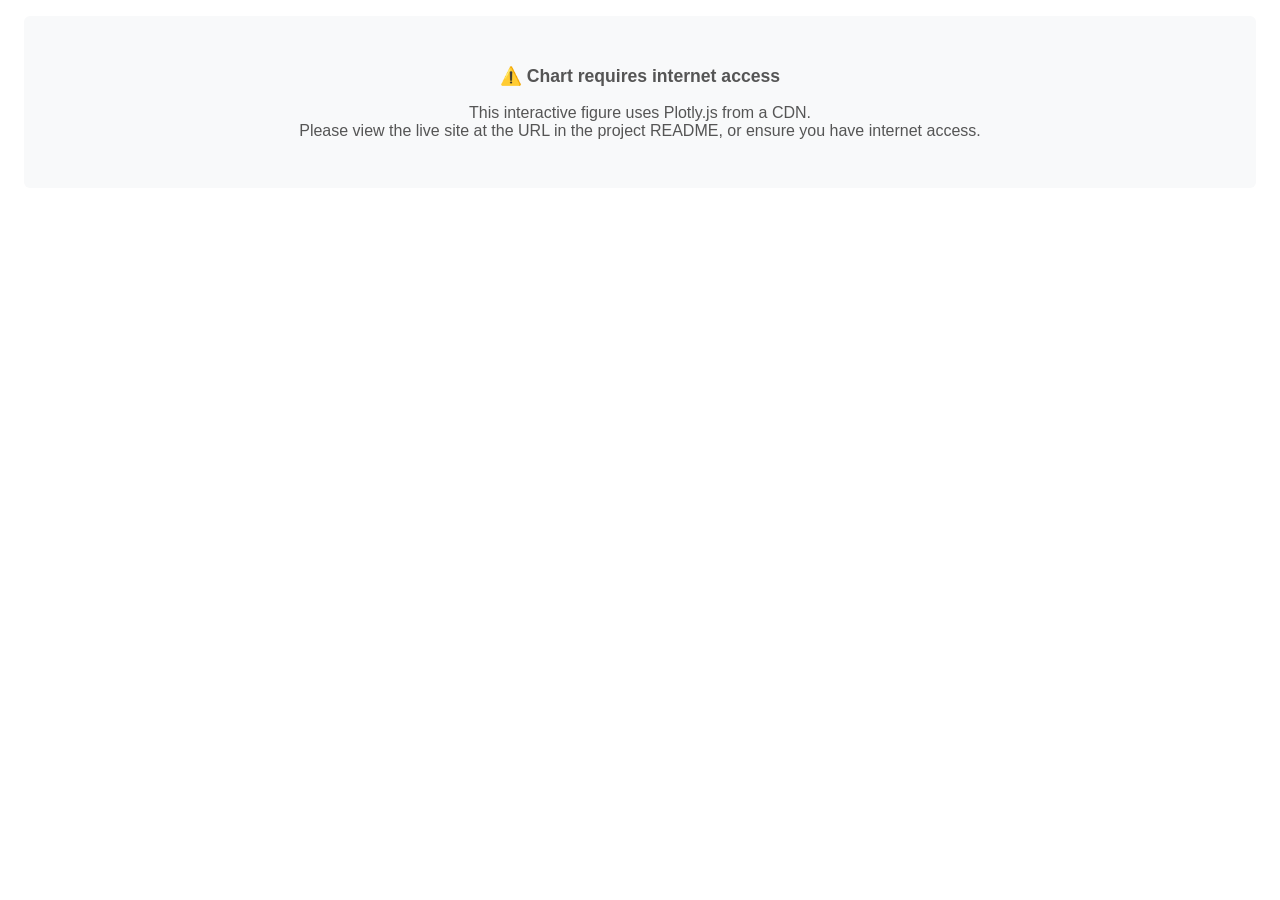
<file: website/figures/interactive/map_choropleth.html>
<html>
<head><meta charset="utf-8" /></head>
<body><style>
#plotly-offline-notice {display:none;padding:2rem;text-align:center;font-family:sans-serif;color:#555;background:#f8f9fa;border-radius:6px;margin:1rem;}
</style>
<div id="plotly-offline-notice">
  <p style="font-size:1.1rem;font-weight:600;">⚠️ Chart requires internet access</p>
  <p style="margin-top:0.5rem;">This interactive figure uses Plotly.js from a CDN.<br>
  Please view the live site at the URL in the project README, or ensure you have internet access.</p>
</div>
<script>
(function() {
  var s = document.currentScript;
  var notice = document.getElementById('plotly-offline-notice');
  window.addEventListener('error', function(e) {
    if (e.target && e.target.src && e.target.src.indexOf('plotly') !== -1) {
      if (notice) notice.style.display = 'block';
    }
  }, true);
})();
</script>
    <div>                        <script>window.PlotlyConfig = {MathJaxConfig: 'local'};</script>
        <script charset="utf-8" src="https://cdn.plot.ly/plotly-3.4.0.min.js" integrity="sha256-KEmPoupLpFyGMyGAiOsiNDbKDKAvxXAn/W+oQa0ZAfk=" crossorigin="anonymous"></script>                <div id="48d10fe6-8b38-4ba6-b661-2bff430de3d4" class="plotly-graph-div" style="height:520px; width:100%;"></div>            <script>                window.PLOTLYENV=window.PLOTLYENV || {};                                if (document.getElementById("48d10fe6-8b38-4ba6-b661-2bff430de3d4")) {                    Plotly.newPlot(                        "48d10fe6-8b38-4ba6-b661-2bff430de3d4",                        [{"coloraxis":"coloraxis","customdata":[["\u003cb\u003eCalifornia\u003c\u002fb\u003e\u003cbr\u003eKorean students: \u003cb\u003e12,357\u003c\u002fb\u003e\u003cbr\u003eShare of U.S. total: 45.4%\u003cbr\u003e\u003ci\u003eTop universities:\u003c\u002fi\u003e\u003cbr\u003eU. of Southern California"],["\u003cb\u003eNew York\u003c\u002fb\u003e\u003cbr\u003eKorean students: \u003cb\u003e4,942\u003c\u002fb\u003e\u003cbr\u003eShare of U.S. total: 18.1%\u003cbr\u003e\u003ci\u003eTop universities:\u003c\u002fi\u003e\u003cbr\u003eNew York University\u003cbr\u003e  Columbia University\u003cbr\u003e  CUNY Baruch College"],["\u003cb\u003eTexas\u003c\u002fb\u003e\u003cbr\u003eKorean students: \u003cb\u003e1,647\u003c\u002fb\u003e\u003cbr\u003eShare of U.S. total: 6.0%\u003cbr\u003e\u003ci\u003eTop universities:\u003c\u002fi\u003e\u003cbr\u003eU. of Texas Austin\u003cbr\u003e  Texas A&M University College\u003cbr\u003e  Houston Community College Sy"],["\u003cb\u003eIllinois\u003c\u002fb\u003e\u003cbr\u003eKorean students: \u003cb\u003e1,565\u003c\u002fb\u003e\u003cbr\u003eShare of U.S. total: 5.8%\u003cbr\u003e\u003ci\u003eTop universities:\u003c\u002fi\u003e\u003cbr\u003eU. of Illinois Urbana-Champa"],["\u003cb\u003eNew Jersey\u003c\u002fb\u003e\u003cbr\u003eKorean students: \u003cb\u003e988\u003c\u002fb\u003e\u003cbr\u003eShare of U.S. total: 3.6%\u003cbr\u003e\u003ci\u003eTop universities:\u003c\u002fi\u003e\u003cbr\u003e\u2014"],["\u003cb\u003eMassachusetts\u003c\u002fb\u003e\u003cbr\u003eKorean students: \u003cb\u003e824\u003c\u002fb\u003e\u003cbr\u003eShare of U.S. total: 3.0%\u003cbr\u003e\u003ci\u003eTop universities:\u003c\u002fi\u003e\u003cbr\u003eBoston University\u003cbr\u003e  Harvard University"],["\u003cb\u003eVirginia\u003c\u002fb\u003e\u003cbr\u003eKorean students: \u003cb\u003e659\u003c\u002fb\u003e\u003cbr\u003eShare of U.S. total: 2.4%\u003cbr\u003e\u003ci\u003eTop universities:\u003c\u002fi\u003e\u003cbr\u003eNorthern Virginia Community "],["\u003cb\u003eWashington\u003c\u002fb\u003e\u003cbr\u003eKorean students: \u003cb\u003e577\u003c\u002fb\u003e\u003cbr\u003eShare of U.S. total: 2.1%\u003cbr\u003e\u003ci\u003eTop universities:\u003c\u002fi\u003e\u003cbr\u003e\u2014"],["\u003cb\u003ePennsylvania\u003c\u002fb\u003e\u003cbr\u003eKorean students: \u003cb\u003e494\u003c\u002fb\u003e\u003cbr\u003eShare of U.S. total: 1.8%\u003cbr\u003e\u003ci\u003eTop universities:\u003c\u002fi\u003e\u003cbr\u003eU. of Pennsylvania\u003cbr\u003e  Pennsylvania State Universit"],["\u003cb\u003eGeorgia\u003c\u002fb\u003e\u003cbr\u003eKorean students: \u003cb\u003e412\u003c\u002fb\u003e\u003cbr\u003eShare of U.S. total: 1.5%\u003cbr\u003e\u003ci\u003eTop universities:\u003c\u002fi\u003e\u003cbr\u003e\u2014"],["\u003cb\u003eOhio\u003c\u002fb\u003e\u003cbr\u003eKorean students: \u003cb\u003e330\u003c\u002fb\u003e\u003cbr\u003eShare of U.S. total: 1.2%\u003cbr\u003e\u003ci\u003eTop universities:\u003c\u002fi\u003e\u003cbr\u003eOhio State University Columb"],["\u003cb\u003eMichigan\u003c\u002fb\u003e\u003cbr\u003eKorean students: \u003cb\u003e247\u003c\u002fb\u003e\u003cbr\u003eShare of U.S. total: 0.9%\u003cbr\u003e\u003ci\u003eTop universities:\u003c\u002fi\u003e\u003cbr\u003eU. of Michigan Ann Arbor"],["\u003cb\u003eMaryland\u003c\u002fb\u003e\u003cbr\u003eKorean students: \u003cb\u003e206\u003c\u002fb\u003e\u003cbr\u003eShare of U.S. total: 0.8%\u003cbr\u003e\u003ci\u003eTop universities:\u003c\u002fi\u003e\u003cbr\u003eU. of Maryland College Park\u003cbr\u003e  Montgomery College"],["\u003cb\u003eFlorida\u003c\u002fb\u003e\u003cbr\u003eKorean students: \u003cb\u003e165\u003c\u002fb\u003e\u003cbr\u003eShare of U.S. total: 0.6%\u003cbr\u003e\u003ci\u003eTop universities:\u003c\u002fi\u003e\u003cbr\u003eFlorida International Univer\u003cbr\u003e  U. of Florida"],["\u003cb\u003eNorth Carolina\u003c\u002fb\u003e\u003cbr\u003eKorean students: \u003cb\u003e124\u003c\u002fb\u003e\u003cbr\u003eShare of U.S. total: 0.5%\u003cbr\u003e\u003ci\u003eTop universities:\u003c\u002fi\u003e\u003cbr\u003e\u2014"]],"geo":"geo","hovertemplate":"%{customdata[0]}\u003cextra\u003e\u003c\u002fextra\u003e","locationmode":"USA-states","locations":["CA","NY","TX","IL","NJ","MA","VA","WA","PA","GA","OH","MI","MD","FL","NC"],"name":"","z":{"dtype":"i2","bdata":"RTBOE28GHQbcAzgDkwJBAu4BnAFKAfcAzgClAHwA"},"type":"choropleth"}],                        {"template":{"data":{"histogram2dcontour":[{"type":"histogram2dcontour","colorbar":{"outlinewidth":0,"ticks":""},"colorscale":[[0.0,"#0d0887"],[0.1111111111111111,"#46039f"],[0.2222222222222222,"#7201a8"],[0.3333333333333333,"#9c179e"],[0.4444444444444444,"#bd3786"],[0.5555555555555556,"#d8576b"],[0.6666666666666666,"#ed7953"],[0.7777777777777778,"#fb9f3a"],[0.8888888888888888,"#fdca26"],[1.0,"#f0f921"]]}],"choropleth":[{"type":"choropleth","colorbar":{"outlinewidth":0,"ticks":""}}],"histogram2d":[{"type":"histogram2d","colorbar":{"outlinewidth":0,"ticks":""},"colorscale":[[0.0,"#0d0887"],[0.1111111111111111,"#46039f"],[0.2222222222222222,"#7201a8"],[0.3333333333333333,"#9c179e"],[0.4444444444444444,"#bd3786"],[0.5555555555555556,"#d8576b"],[0.6666666666666666,"#ed7953"],[0.7777777777777778,"#fb9f3a"],[0.8888888888888888,"#fdca26"],[1.0,"#f0f921"]]}],"heatmap":[{"type":"heatmap","colorbar":{"outlinewidth":0,"ticks":""},"colorscale":[[0.0,"#0d0887"],[0.1111111111111111,"#46039f"],[0.2222222222222222,"#7201a8"],[0.3333333333333333,"#9c179e"],[0.4444444444444444,"#bd3786"],[0.5555555555555556,"#d8576b"],[0.6666666666666666,"#ed7953"],[0.7777777777777778,"#fb9f3a"],[0.8888888888888888,"#fdca26"],[1.0,"#f0f921"]]}],"contourcarpet":[{"type":"contourcarpet","colorbar":{"outlinewidth":0,"ticks":""}}],"contour":[{"type":"contour","colorbar":{"outlinewidth":0,"ticks":""},"colorscale":[[0.0,"#0d0887"],[0.1111111111111111,"#46039f"],[0.2222222222222222,"#7201a8"],[0.3333333333333333,"#9c179e"],[0.4444444444444444,"#bd3786"],[0.5555555555555556,"#d8576b"],[0.6666666666666666,"#ed7953"],[0.7777777777777778,"#fb9f3a"],[0.8888888888888888,"#fdca26"],[1.0,"#f0f921"]]}],"surface":[{"type":"surface","colorbar":{"outlinewidth":0,"ticks":""},"colorscale":[[0.0,"#0d0887"],[0.1111111111111111,"#46039f"],[0.2222222222222222,"#7201a8"],[0.3333333333333333,"#9c179e"],[0.4444444444444444,"#bd3786"],[0.5555555555555556,"#d8576b"],[0.6666666666666666,"#ed7953"],[0.7777777777777778,"#fb9f3a"],[0.8888888888888888,"#fdca26"],[1.0,"#f0f921"]]}],"mesh3d":[{"type":"mesh3d","colorbar":{"outlinewidth":0,"ticks":""}}],"scatter":[{"fillpattern":{"fillmode":"overlay","size":10,"solidity":0.2},"type":"scatter"}],"parcoords":[{"type":"parcoords","line":{"colorbar":{"outlinewidth":0,"ticks":""}}}],"scatterpolargl":[{"type":"scatterpolargl","marker":{"colorbar":{"outlinewidth":0,"ticks":""}}}],"bar":[{"error_x":{"color":"#2a3f5f"},"error_y":{"color":"#2a3f5f"},"marker":{"line":{"color":"#E5ECF6","width":0.5},"pattern":{"fillmode":"overlay","size":10,"solidity":0.2}},"type":"bar"}],"scattergeo":[{"type":"scattergeo","marker":{"colorbar":{"outlinewidth":0,"ticks":""}}}],"scatterpolar":[{"type":"scatterpolar","marker":{"colorbar":{"outlinewidth":0,"ticks":""}}}],"histogram":[{"marker":{"pattern":{"fillmode":"overlay","size":10,"solidity":0.2}},"type":"histogram"}],"scattergl":[{"type":"scattergl","marker":{"colorbar":{"outlinewidth":0,"ticks":""}}}],"scatter3d":[{"type":"scatter3d","line":{"colorbar":{"outlinewidth":0,"ticks":""}},"marker":{"colorbar":{"outlinewidth":0,"ticks":""}}}],"scattermap":[{"type":"scattermap","marker":{"colorbar":{"outlinewidth":0,"ticks":""}}}],"scattermapbox":[{"type":"scattermapbox","marker":{"colorbar":{"outlinewidth":0,"ticks":""}}}],"scatterternary":[{"type":"scatterternary","marker":{"colorbar":{"outlinewidth":0,"ticks":""}}}],"scattercarpet":[{"type":"scattercarpet","marker":{"colorbar":{"outlinewidth":0,"ticks":""}}}],"carpet":[{"aaxis":{"endlinecolor":"#2a3f5f","gridcolor":"white","linecolor":"white","minorgridcolor":"white","startlinecolor":"#2a3f5f"},"baxis":{"endlinecolor":"#2a3f5f","gridcolor":"white","linecolor":"white","minorgridcolor":"white","startlinecolor":"#2a3f5f"},"type":"carpet"}],"table":[{"cells":{"fill":{"color":"#EBF0F8"},"line":{"color":"white"}},"header":{"fill":{"color":"#C8D4E3"},"line":{"color":"white"}},"type":"table"}],"barpolar":[{"marker":{"line":{"color":"#E5ECF6","width":0.5},"pattern":{"fillmode":"overlay","size":10,"solidity":0.2}},"type":"barpolar"}],"pie":[{"automargin":true,"type":"pie"}]},"layout":{"autotypenumbers":"strict","colorway":["#636efa","#EF553B","#00cc96","#ab63fa","#FFA15A","#19d3f3","#FF6692","#B6E880","#FF97FF","#FECB52"],"font":{"color":"#2a3f5f"},"hovermode":"closest","hoverlabel":{"align":"left"},"paper_bgcolor":"white","plot_bgcolor":"#E5ECF6","polar":{"bgcolor":"#E5ECF6","angularaxis":{"gridcolor":"white","linecolor":"white","ticks":""},"radialaxis":{"gridcolor":"white","linecolor":"white","ticks":""}},"ternary":{"bgcolor":"#E5ECF6","aaxis":{"gridcolor":"white","linecolor":"white","ticks":""},"baxis":{"gridcolor":"white","linecolor":"white","ticks":""},"caxis":{"gridcolor":"white","linecolor":"white","ticks":""}},"coloraxis":{"colorbar":{"outlinewidth":0,"ticks":""}},"colorscale":{"sequential":[[0.0,"#0d0887"],[0.1111111111111111,"#46039f"],[0.2222222222222222,"#7201a8"],[0.3333333333333333,"#9c179e"],[0.4444444444444444,"#bd3786"],[0.5555555555555556,"#d8576b"],[0.6666666666666666,"#ed7953"],[0.7777777777777778,"#fb9f3a"],[0.8888888888888888,"#fdca26"],[1.0,"#f0f921"]],"sequentialminus":[[0.0,"#0d0887"],[0.1111111111111111,"#46039f"],[0.2222222222222222,"#7201a8"],[0.3333333333333333,"#9c179e"],[0.4444444444444444,"#bd3786"],[0.5555555555555556,"#d8576b"],[0.6666666666666666,"#ed7953"],[0.7777777777777778,"#fb9f3a"],[0.8888888888888888,"#fdca26"],[1.0,"#f0f921"]],"diverging":[[0,"#8e0152"],[0.1,"#c51b7d"],[0.2,"#de77ae"],[0.3,"#f1b6da"],[0.4,"#fde0ef"],[0.5,"#f7f7f7"],[0.6,"#e6f5d0"],[0.7,"#b8e186"],[0.8,"#7fbc41"],[0.9,"#4d9221"],[1,"#276419"]]},"xaxis":{"gridcolor":"white","linecolor":"white","ticks":"","title":{"standoff":15},"zerolinecolor":"white","automargin":true,"zerolinewidth":2},"yaxis":{"gridcolor":"white","linecolor":"white","ticks":"","title":{"standoff":15},"zerolinecolor":"white","automargin":true,"zerolinewidth":2},"scene":{"xaxis":{"backgroundcolor":"#E5ECF6","gridcolor":"white","linecolor":"white","showbackground":true,"ticks":"","zerolinecolor":"white","gridwidth":2},"yaxis":{"backgroundcolor":"#E5ECF6","gridcolor":"white","linecolor":"white","showbackground":true,"ticks":"","zerolinecolor":"white","gridwidth":2},"zaxis":{"backgroundcolor":"#E5ECF6","gridcolor":"white","linecolor":"white","showbackground":true,"ticks":"","zerolinecolor":"white","gridwidth":2}},"shapedefaults":{"line":{"color":"#2a3f5f"}},"annotationdefaults":{"arrowcolor":"#2a3f5f","arrowhead":0,"arrowwidth":1},"geo":{"bgcolor":"white","landcolor":"#E5ECF6","subunitcolor":"white","showland":true,"showlakes":true,"lakecolor":"white"},"title":{"x":0.05},"mapbox":{"style":"light"}}},"geo":{"domain":{"x":[0.0,1.0],"y":[0.0,1.0]},"center":{},"scope":"usa","bgcolor":"rgba(0,0,0,0)","lakecolor":"#F0F3F4","landcolor":"#F8F9FA","showlakes":true},"coloraxis":{"colorbar":{"title":{"text":"Korean\u003cbr\u003eStudents"},"thickness":14,"len":0.6,"tickformat":",d"},"colorscale":[[0.0,"#EBF5FB"],[0.15,"#AED6F1"],[0.35,"#5DADE2"],[0.6,"#2E86C1"],[0.8,"#1A5276"],[1.0,"#0B2545"]],"cmin":0,"cmax":17623.840000000004},"legend":{"tracegroupgap":0},"title":{"text":"Korean Students in the United States by State, 2000\u20132023","font":{"family":"Arial","size":16,"color":"#1A3A5C"},"x":0.5,"xanchor":"center"},"updatemenus":[{"buttons":[{"args":[null,{"frame":{"duration":600,"redraw":true},"mode":"immediate","fromcurrent":true,"transition":{"duration":300,"easing":"linear"}}],"label":"&#9654;","method":"animate"},{"args":[[null],{"frame":{"duration":0,"redraw":true},"mode":"immediate","fromcurrent":true,"transition":{"duration":0,"easing":"linear"}}],"label":"&#9724;","method":"animate"}],"direction":"left","pad":{"r":10,"t":70},"showactive":false,"type":"buttons","x":0.1,"xanchor":"right","y":0,"yanchor":"top"}],"sliders":[{"active":0,"currentvalue":{"prefix":"Year: ","font":{"size":13,"color":"#1A3A5C"}},"len":0.9,"pad":{"b":10,"t":10},"steps":[{"args":[["2000"],{"frame":{"duration":0,"redraw":true},"mode":"immediate","fromcurrent":true,"transition":{"duration":0,"easing":"linear"}}],"label":"2000","method":"animate"},{"args":[["2001"],{"frame":{"duration":0,"redraw":true},"mode":"immediate","fromcurrent":true,"transition":{"duration":0,"easing":"linear"}}],"label":"2001","method":"animate"},{"args":[["2002"],{"frame":{"duration":0,"redraw":true},"mode":"immediate","fromcurrent":true,"transition":{"duration":0,"easing":"linear"}}],"label":"2002","method":"animate"},{"args":[["2003"],{"frame":{"duration":0,"redraw":true},"mode":"immediate","fromcurrent":true,"transition":{"duration":0,"easing":"linear"}}],"label":"2003","method":"animate"},{"args":[["2004"],{"frame":{"duration":0,"redraw":true},"mode":"immediate","fromcurrent":true,"transition":{"duration":0,"easing":"linear"}}],"label":"2004","method":"animate"},{"args":[["2005"],{"frame":{"duration":0,"redraw":true},"mode":"immediate","fromcurrent":true,"transition":{"duration":0,"easing":"linear"}}],"label":"2005","method":"animate"},{"args":[["2006"],{"frame":{"duration":0,"redraw":true},"mode":"immediate","fromcurrent":true,"transition":{"duration":0,"easing":"linear"}}],"label":"2006","method":"animate"},{"args":[["2007"],{"frame":{"duration":0,"redraw":true},"mode":"immediate","fromcurrent":true,"transition":{"duration":0,"easing":"linear"}}],"label":"2007","method":"animate"},{"args":[["2008"],{"frame":{"duration":0,"redraw":true},"mode":"immediate","fromcurrent":true,"transition":{"duration":0,"easing":"linear"}}],"label":"2008","method":"animate"},{"args":[["2009"],{"frame":{"duration":0,"redraw":true},"mode":"immediate","fromcurrent":true,"transition":{"duration":0,"easing":"linear"}}],"label":"2009","method":"animate"},{"args":[["2010"],{"frame":{"duration":0,"redraw":true},"mode":"immediate","fromcurrent":true,"transition":{"duration":0,"easing":"linear"}}],"label":"2010","method":"animate"},{"args":[["2011"],{"frame":{"duration":0,"redraw":true},"mode":"immediate","fromcurrent":true,"transition":{"duration":0,"easing":"linear"}}],"label":"2011","method":"animate"},{"args":[["2012"],{"frame":{"duration":0,"redraw":true},"mode":"immediate","fromcurrent":true,"transition":{"duration":0,"easing":"linear"}}],"label":"2012","method":"animate"},{"args":[["2013"],{"frame":{"duration":0,"redraw":true},"mode":"immediate","fromcurrent":true,"transition":{"duration":0,"easing":"linear"}}],"label":"2013","method":"animate"},{"args":[["2014"],{"frame":{"duration":0,"redraw":true},"mode":"immediate","fromcurrent":true,"transition":{"duration":0,"easing":"linear"}}],"label":"2014","method":"animate"},{"args":[["2015"],{"frame":{"duration":0,"redraw":true},"mode":"immediate","fromcurrent":true,"transition":{"duration":0,"easing":"linear"}}],"label":"2015","method":"animate"},{"args":[["2016"],{"frame":{"duration":0,"redraw":true},"mode":"immediate","fromcurrent":true,"transition":{"duration":0,"easing":"linear"}}],"label":"2016","method":"animate"},{"args":[["2017"],{"frame":{"duration":0,"redraw":true},"mode":"immediate","fromcurrent":true,"transition":{"duration":0,"easing":"linear"}}],"label":"2017","method":"animate"},{"args":[["2018"],{"frame":{"duration":0,"redraw":true},"mode":"immediate","fromcurrent":true,"transition":{"duration":0,"easing":"linear"}}],"label":"2018","method":"animate"},{"args":[["2019"],{"frame":{"duration":0,"redraw":true},"mode":"immediate","fromcurrent":true,"transition":{"duration":0,"easing":"linear"}}],"label":"2019","method":"animate"},{"args":[["2020"],{"frame":{"duration":0,"redraw":true},"mode":"immediate","fromcurrent":true,"transition":{"duration":0,"easing":"linear"}}],"label":"2020","method":"animate"},{"args":[["2021"],{"frame":{"duration":0,"redraw":true},"mode":"immediate","fromcurrent":true,"transition":{"duration":0,"easing":"linear"}}],"label":"2021","method":"animate"},{"args":[["2022"],{"frame":{"duration":0,"redraw":true},"mode":"immediate","fromcurrent":true,"transition":{"duration":0,"easing":"linear"}}],"label":"2022","method":"animate"},{"args":[["2023"],{"frame":{"duration":0,"redraw":true},"mode":"immediate","fromcurrent":true,"transition":{"duration":0,"easing":"linear"}}],"label":"2023","method":"animate"}],"x":0.1,"xanchor":"left","y":0,"yanchor":"top"}],"font":{"family":"Arial"},"margin":{"l":10,"r":10,"t":60,"b":30},"paper_bgcolor":"white","height":520},                        {"responsive": true}                    ).then(function(){
                            Plotly.addFrames('48d10fe6-8b38-4ba6-b661-2bff430de3d4', [{"data":[{"coloraxis":"coloraxis","customdata":[["\u003cb\u003eCalifornia\u003c\u002fb\u003e\u003cbr\u003eKorean students: \u003cb\u003e12,357\u003c\u002fb\u003e\u003cbr\u003eShare of U.S. total: 45.4%\u003cbr\u003e\u003ci\u003eTop universities:\u003c\u002fi\u003e\u003cbr\u003eU. of Southern California"],["\u003cb\u003eNew York\u003c\u002fb\u003e\u003cbr\u003eKorean students: \u003cb\u003e4,942\u003c\u002fb\u003e\u003cbr\u003eShare of U.S. total: 18.1%\u003cbr\u003e\u003ci\u003eTop universities:\u003c\u002fi\u003e\u003cbr\u003eNew York University\u003cbr\u003e  Columbia University\u003cbr\u003e  CUNY Baruch College"],["\u003cb\u003eTexas\u003c\u002fb\u003e\u003cbr\u003eKorean students: \u003cb\u003e1,647\u003c\u002fb\u003e\u003cbr\u003eShare of U.S. total: 6.0%\u003cbr\u003e\u003ci\u003eTop universities:\u003c\u002fi\u003e\u003cbr\u003eU. of Texas Austin\u003cbr\u003e  Texas A&M University College\u003cbr\u003e  Houston Community College Sy"],["\u003cb\u003eIllinois\u003c\u002fb\u003e\u003cbr\u003eKorean students: \u003cb\u003e1,565\u003c\u002fb\u003e\u003cbr\u003eShare of U.S. total: 5.8%\u003cbr\u003e\u003ci\u003eTop universities:\u003c\u002fi\u003e\u003cbr\u003eU. of Illinois Urbana-Champa"],["\u003cb\u003eNew Jersey\u003c\u002fb\u003e\u003cbr\u003eKorean students: \u003cb\u003e988\u003c\u002fb\u003e\u003cbr\u003eShare of U.S. total: 3.6%\u003cbr\u003e\u003ci\u003eTop universities:\u003c\u002fi\u003e\u003cbr\u003e\u2014"],["\u003cb\u003eMassachusetts\u003c\u002fb\u003e\u003cbr\u003eKorean students: \u003cb\u003e824\u003c\u002fb\u003e\u003cbr\u003eShare of U.S. total: 3.0%\u003cbr\u003e\u003ci\u003eTop universities:\u003c\u002fi\u003e\u003cbr\u003eBoston University\u003cbr\u003e  Harvard University"],["\u003cb\u003eVirginia\u003c\u002fb\u003e\u003cbr\u003eKorean students: \u003cb\u003e659\u003c\u002fb\u003e\u003cbr\u003eShare of U.S. total: 2.4%\u003cbr\u003e\u003ci\u003eTop universities:\u003c\u002fi\u003e\u003cbr\u003eNorthern Virginia Community "],["\u003cb\u003eWashington\u003c\u002fb\u003e\u003cbr\u003eKorean students: \u003cb\u003e577\u003c\u002fb\u003e\u003cbr\u003eShare of U.S. total: 2.1%\u003cbr\u003e\u003ci\u003eTop universities:\u003c\u002fi\u003e\u003cbr\u003e\u2014"],["\u003cb\u003ePennsylvania\u003c\u002fb\u003e\u003cbr\u003eKorean students: \u003cb\u003e494\u003c\u002fb\u003e\u003cbr\u003eShare of U.S. total: 1.8%\u003cbr\u003e\u003ci\u003eTop universities:\u003c\u002fi\u003e\u003cbr\u003eU. of Pennsylvania\u003cbr\u003e  Pennsylvania State Universit"],["\u003cb\u003eGeorgia\u003c\u002fb\u003e\u003cbr\u003eKorean students: \u003cb\u003e412\u003c\u002fb\u003e\u003cbr\u003eShare of U.S. total: 1.5%\u003cbr\u003e\u003ci\u003eTop universities:\u003c\u002fi\u003e\u003cbr\u003e\u2014"],["\u003cb\u003eOhio\u003c\u002fb\u003e\u003cbr\u003eKorean students: \u003cb\u003e330\u003c\u002fb\u003e\u003cbr\u003eShare of U.S. total: 1.2%\u003cbr\u003e\u003ci\u003eTop universities:\u003c\u002fi\u003e\u003cbr\u003eOhio State University Columb"],["\u003cb\u003eMichigan\u003c\u002fb\u003e\u003cbr\u003eKorean students: \u003cb\u003e247\u003c\u002fb\u003e\u003cbr\u003eShare of U.S. total: 0.9%\u003cbr\u003e\u003ci\u003eTop universities:\u003c\u002fi\u003e\u003cbr\u003eU. of Michigan Ann Arbor"],["\u003cb\u003eMaryland\u003c\u002fb\u003e\u003cbr\u003eKorean students: \u003cb\u003e206\u003c\u002fb\u003e\u003cbr\u003eShare of U.S. total: 0.8%\u003cbr\u003e\u003ci\u003eTop universities:\u003c\u002fi\u003e\u003cbr\u003eU. of Maryland College Park\u003cbr\u003e  Montgomery College"],["\u003cb\u003eFlorida\u003c\u002fb\u003e\u003cbr\u003eKorean students: \u003cb\u003e165\u003c\u002fb\u003e\u003cbr\u003eShare of U.S. total: 0.6%\u003cbr\u003e\u003ci\u003eTop universities:\u003c\u002fi\u003e\u003cbr\u003eFlorida International Univer\u003cbr\u003e  U. of Florida"],["\u003cb\u003eNorth Carolina\u003c\u002fb\u003e\u003cbr\u003eKorean students: \u003cb\u003e124\u003c\u002fb\u003e\u003cbr\u003eShare of U.S. total: 0.5%\u003cbr\u003e\u003ci\u003eTop universities:\u003c\u002fi\u003e\u003cbr\u003e\u2014"]],"geo":"geo","hovertemplate":"year=2000\u003cbr\u003eState=%{location}\u003cbr\u003eKorean Students=%{z}\u003cextra\u003e\u003c\u002fextra\u003e","locationmode":"USA-states","locations":["CA","NY","TX","IL","NJ","MA","VA","WA","PA","GA","OH","MI","MD","FL","NC"],"name":"","z":{"dtype":"i2","bdata":"RTBOE28GHQbcAzgDkwJBAu4BnAFKAfcAzgClAHwA"},"type":"choropleth"}],"name":"2000","layout":{"annotations":[{"font":{"color":"#7F8C8D","size":9},"showarrow":false,"text":"Source: IIE Open Doors | Year: 2000","x":0.01,"xref":"paper","y":0.01,"yref":"paper"}]}},{"data":[{"coloraxis":"coloraxis","customdata":[["\u003cb\u003eCalifornia\u003c\u002fb\u003e\u003cbr\u003eKorean students: \u003cb\u003e14,714\u003c\u002fb\u003e\u003cbr\u003eShare of U.S. total: 45.4%\u003cbr\u003e\u003ci\u003eTop universities:\u003c\u002fi\u003e\u003cbr\u003eU. of Southern California"],["\u003cb\u003eNew York\u003c\u002fb\u003e\u003cbr\u003eKorean students: \u003cb\u003e5,885\u003c\u002fb\u003e\u003cbr\u003eShare of U.S. total: 18.1%\u003cbr\u003e\u003ci\u003eTop universities:\u003c\u002fi\u003e\u003cbr\u003eNew York University\u003cbr\u003e  Columbia University\u003cbr\u003e  SUNY University at Buffalo"],["\u003cb\u003eTexas\u003c\u002fb\u003e\u003cbr\u003eKorean students: \u003cb\u003e1,962\u003c\u002fb\u003e\u003cbr\u003eShare of U.S. total: 6.0%\u003cbr\u003e\u003ci\u003eTop universities:\u003c\u002fi\u003e\u003cbr\u003eU. of Texas Austin\u003cbr\u003e  Texas A&M University College\u003cbr\u003e  Houston Community College Sy"],["\u003cb\u003eIllinois\u003c\u002fb\u003e\u003cbr\u003eKorean students: \u003cb\u003e1,863\u003c\u002fb\u003e\u003cbr\u003eShare of U.S. total: 5.7%\u003cbr\u003e\u003ci\u003eTop universities:\u003c\u002fi\u003e\u003cbr\u003eU. of Illinois Urbana-Champa"],["\u003cb\u003eNew Jersey\u003c\u002fb\u003e\u003cbr\u003eKorean students: \u003cb\u003e1,177\u003c\u002fb\u003e\u003cbr\u003eShare of U.S. total: 3.6%\u003cbr\u003e\u003ci\u003eTop universities:\u003c\u002fi\u003e\u003cbr\u003e\u2014"],["\u003cb\u003eMassachusetts\u003c\u002fb\u003e\u003cbr\u003eKorean students: \u003cb\u003e981\u003c\u002fb\u003e\u003cbr\u003eShare of U.S. total: 3.0%\u003cbr\u003e\u003ci\u003eTop universities:\u003c\u002fi\u003e\u003cbr\u003eBoston University\u003cbr\u003e  Harvard University"],["\u003cb\u003eVirginia\u003c\u002fb\u003e\u003cbr\u003eKorean students: \u003cb\u003e785\u003c\u002fb\u003e\u003cbr\u003eShare of U.S. total: 2.4%\u003cbr\u003e\u003ci\u003eTop universities:\u003c\u002fi\u003e\u003cbr\u003e\u2014"],["\u003cb\u003eWashington\u003c\u002fb\u003e\u003cbr\u003eKorean students: \u003cb\u003e687\u003c\u002fb\u003e\u003cbr\u003eShare of U.S. total: 2.1%\u003cbr\u003e\u003ci\u003eTop universities:\u003c\u002fi\u003e\u003cbr\u003e\u2014"],["\u003cb\u003ePennsylvania\u003c\u002fb\u003e\u003cbr\u003eKorean students: \u003cb\u003e589\u003c\u002fb\u003e\u003cbr\u003eShare of U.S. total: 1.8%\u003cbr\u003e\u003ci\u003eTop universities:\u003c\u002fi\u003e\u003cbr\u003eU. of Pennsylvania\u003cbr\u003e  Pennsylvania State Universit"],["\u003cb\u003eGeorgia\u003c\u002fb\u003e\u003cbr\u003eKorean students: \u003cb\u003e491\u003c\u002fb\u003e\u003cbr\u003eShare of U.S. total: 1.5%\u003cbr\u003e\u003ci\u003eTop universities:\u003c\u002fi\u003e\u003cbr\u003e\u2014"],["\u003cb\u003eOhio\u003c\u002fb\u003e\u003cbr\u003eKorean students: \u003cb\u003e393\u003c\u002fb\u003e\u003cbr\u003eShare of U.S. total: 1.2%\u003cbr\u003e\u003ci\u003eTop universities:\u003c\u002fi\u003e\u003cbr\u003eOhio State University Columb"],["\u003cb\u003eMichigan\u003c\u002fb\u003e\u003cbr\u003eKorean students: \u003cb\u003e294\u003c\u002fb\u003e\u003cbr\u003eShare of U.S. total: 0.9%\u003cbr\u003e\u003ci\u003eTop universities:\u003c\u002fi\u003e\u003cbr\u003eU. of Michigan Ann Arbor\u003cbr\u003e  Wayne State University"],["\u003cb\u003eMaryland\u003c\u002fb\u003e\u003cbr\u003eKorean students: \u003cb\u003e245\u003c\u002fb\u003e\u003cbr\u003eShare of U.S. total: 0.8%\u003cbr\u003e\u003ci\u003eTop universities:\u003c\u002fi\u003e\u003cbr\u003eU. of Maryland College Park\u003cbr\u003e  Montgomery College"],["\u003cb\u003eFlorida\u003c\u002fb\u003e\u003cbr\u003eKorean students: \u003cb\u003e196\u003c\u002fb\u003e\u003cbr\u003eShare of U.S. total: 0.6%\u003cbr\u003e\u003ci\u003eTop universities:\u003c\u002fi\u003e\u003cbr\u003eU. of Florida\u003cbr\u003e  Florida International Univer"],["\u003cb\u003eNorth Carolina\u003c\u002fb\u003e\u003cbr\u003eKorean students: \u003cb\u003e147\u003c\u002fb\u003e\u003cbr\u003eShare of U.S. total: 0.5%\u003cbr\u003e\u003ci\u003eTop universities:\u003c\u002fi\u003e\u003cbr\u003e\u2014"]],"geo":"geo","hovertemplate":"year=2001\u003cbr\u003eState=%{location}\u003cbr\u003eKorean Students=%{z}\u003cextra\u003e\u003c\u002fextra\u003e","locationmode":"USA-states","locations":["CA","NY","TX","IL","NJ","MA","VA","WA","PA","GA","OH","MI","MD","FL","NC"],"name":"","z":{"dtype":"i2","bdata":"ejn9FqoHRweZBNUDEQOvAk0C6wGJASYB9QDEAJMA"},"type":"choropleth"}],"name":"2001","layout":{"annotations":[{"font":{"color":"#7F8C8D","size":9},"showarrow":false,"text":"Source: IIE Open Doors | Year: 2001","x":0.01,"xref":"paper","y":0.01,"yref":"paper"}]}},{"data":[{"coloraxis":"coloraxis","customdata":[["\u003cb\u003eCalifornia\u003c\u002fb\u003e\u003cbr\u003eKorean students: \u003cb\u003e15,456\u003c\u002fb\u003e\u003cbr\u003eShare of U.S. total: 45.4%\u003cbr\u003e\u003ci\u003eTop universities:\u003c\u002fi\u003e\u003cbr\u003eU. of Southern California\u003cbr\u003e  U. of California Los Angeles"],["\u003cb\u003eNew York\u003c\u002fb\u003e\u003cbr\u003eKorean students: \u003cb\u003e6,182\u003c\u002fb\u003e\u003cbr\u003eShare of U.S. total: 18.1%\u003cbr\u003e\u003ci\u003eTop universities:\u003c\u002fi\u003e\u003cbr\u003eNew York University\u003cbr\u003e  Columbia University\u003cbr\u003e  SUNY University at Buffalo"],["\u003cb\u003eTexas\u003c\u002fb\u003e\u003cbr\u003eKorean students: \u003cb\u003e2,060\u003c\u002fb\u003e\u003cbr\u003eShare of U.S. total: 6.0%\u003cbr\u003e\u003ci\u003eTop universities:\u003c\u002fi\u003e\u003cbr\u003eU. of Texas Austin\u003cbr\u003e  Texas A&M University College\u003cbr\u003e  Houston Community College Sy"],["\u003cb\u003eIllinois\u003c\u002fb\u003e\u003cbr\u003eKorean students: \u003cb\u003e1,957\u003c\u002fb\u003e\u003cbr\u003eShare of U.S. total: 5.7%\u003cbr\u003e\u003ci\u003eTop universities:\u003c\u002fi\u003e\u003cbr\u003eU. of Illinois Urbana-Champa"],["\u003cb\u003eNew Jersey\u003c\u002fb\u003e\u003cbr\u003eKorean students: \u003cb\u003e1,236\u003c\u002fb\u003e\u003cbr\u003eShare of U.S. total: 3.6%\u003cbr\u003e\u003ci\u003eTop universities:\u003c\u002fi\u003e\u003cbr\u003e\u2014"],["\u003cb\u003eMassachusetts\u003c\u002fb\u003e\u003cbr\u003eKorean students: \u003cb\u003e1,031\u003c\u002fb\u003e\u003cbr\u003eShare of U.S. total: 3.0%\u003cbr\u003e\u003ci\u003eTop universities:\u003c\u002fi\u003e\u003cbr\u003eBoston University\u003cbr\u003e  Harvard University"],["\u003cb\u003eVirginia\u003c\u002fb\u003e\u003cbr\u003eKorean students: \u003cb\u003e824\u003c\u002fb\u003e\u003cbr\u003eShare of U.S. total: 2.4%\u003cbr\u003e\u003ci\u003eTop universities:\u003c\u002fi\u003e\u003cbr\u003e\u2014"],["\u003cb\u003eWashington\u003c\u002fb\u003e\u003cbr\u003eKorean students: \u003cb\u003e721\u003c\u002fb\u003e\u003cbr\u003eShare of U.S. total: 2.1%\u003cbr\u003e\u003ci\u003eTop universities:\u003c\u002fi\u003e\u003cbr\u003e\u2014"],["\u003cb\u003ePennsylvania\u003c\u002fb\u003e\u003cbr\u003eKorean students: \u003cb\u003e618\u003c\u002fb\u003e\u003cbr\u003eShare of U.S. total: 1.8%\u003cbr\u003e\u003ci\u003eTop universities:\u003c\u002fi\u003e\u003cbr\u003eU. of Pennsylvania\u003cbr\u003e  Pennsylvania State Universit"],["\u003cb\u003eGeorgia\u003c\u002fb\u003e\u003cbr\u003eKorean students: \u003cb\u003e515\u003c\u002fb\u003e\u003cbr\u003eShare of U.S. total: 1.5%\u003cbr\u003e\u003ci\u003eTop universities:\u003c\u002fi\u003e\u003cbr\u003e\u2014"],["\u003cb\u003eOhio\u003c\u002fb\u003e\u003cbr\u003eKorean students: \u003cb\u003e413\u003c\u002fb\u003e\u003cbr\u003eShare of U.S. total: 1.2%\u003cbr\u003e\u003ci\u003eTop universities:\u003c\u002fi\u003e\u003cbr\u003eOhio State University Columb"],["\u003cb\u003eMichigan\u003c\u002fb\u003e\u003cbr\u003eKorean students: \u003cb\u003e309\u003c\u002fb\u003e\u003cbr\u003eShare of U.S. total: 0.9%\u003cbr\u003e\u003ci\u003eTop universities:\u003c\u002fi\u003e\u003cbr\u003eU. of Michigan Ann Arbor\u003cbr\u003e  Wayne State University"],["\u003cb\u003eMaryland\u003c\u002fb\u003e\u003cbr\u003eKorean students: \u003cb\u003e257\u003c\u002fb\u003e\u003cbr\u003eShare of U.S. total: 0.8%\u003cbr\u003e\u003ci\u003eTop universities:\u003c\u002fi\u003e\u003cbr\u003eU. of Maryland College Park"],["\u003cb\u003eFlorida\u003c\u002fb\u003e\u003cbr\u003eKorean students: \u003cb\u003e206\u003c\u002fb\u003e\u003cbr\u003eShare of U.S. total: 0.6%\u003cbr\u003e\u003ci\u003eTop universities:\u003c\u002fi\u003e\u003cbr\u003eFlorida International Univer\u003cbr\u003e  U. of Florida"],["\u003cb\u003eNorth Carolina\u003c\u002fb\u003e\u003cbr\u003eKorean students: \u003cb\u003e154\u003c\u002fb\u003e\u003cbr\u003eShare of U.S. total: 0.5%\u003cbr\u003e\u003ci\u003eTop universities:\u003c\u002fi\u003e\u003cbr\u003e\u2014"]],"geo":"geo","hovertemplate":"year=2002\u003cbr\u003eState=%{location}\u003cbr\u003eKorean Students=%{z}\u003cextra\u003e\u003c\u002fextra\u003e","locationmode":"USA-states","locations":["CA","NY","TX","IL","NJ","MA","VA","WA","PA","GA","OH","MI","MD","FL","NC"],"name":"","z":{"dtype":"i2","bdata":"YDwmGAwIpQfUBAcEOAPRAmoCAwKdATUBAQHOAJoA"},"type":"choropleth"}],"name":"2002","layout":{"annotations":[{"font":{"color":"#7F8C8D","size":9},"showarrow":false,"text":"Source: IIE Open Doors | Year: 2002","x":0.01,"xref":"paper","y":0.01,"yref":"paper"}]}},{"data":[{"coloraxis":"coloraxis","customdata":[["\u003cb\u003eCalifornia\u003c\u002fb\u003e\u003cbr\u003eKorean students: \u003cb\u003e15,745\u003c\u002fb\u003e\u003cbr\u003eShare of U.S. total: 45.4%\u003cbr\u003e\u003ci\u003eTop universities:\u003c\u002fi\u003e\u003cbr\u003eU. of Southern California\u003cbr\u003e  U. of California Los Angeles"],["\u003cb\u003eNew York\u003c\u002fb\u003e\u003cbr\u003eKorean students: \u003cb\u003e6,298\u003c\u002fb\u003e\u003cbr\u003eShare of U.S. total: 18.1%\u003cbr\u003e\u003ci\u003eTop universities:\u003c\u002fi\u003e\u003cbr\u003eColumbia University\u003cbr\u003e  New York University\u003cbr\u003e  SUNY University at Buffalo"],["\u003cb\u003eTexas\u003c\u002fb\u003e\u003cbr\u003eKorean students: \u003cb\u003e2,099\u003c\u002fb\u003e\u003cbr\u003eShare of U.S. total: 6.0%\u003cbr\u003e\u003ci\u003eTop universities:\u003c\u002fi\u003e\u003cbr\u003eU. of Texas Austin\u003cbr\u003e  Texas A&M University College\u003cbr\u003e  U. of Houston"],["\u003cb\u003eIllinois\u003c\u002fb\u003e\u003cbr\u003eKorean students: \u003cb\u003e1,997\u003c\u002fb\u003e\u003cbr\u003eShare of U.S. total: 5.8%\u003cbr\u003e\u003ci\u003eTop universities:\u003c\u002fi\u003e\u003cbr\u003eU. of Illinois Urbana-Champa"],["\u003cb\u003eNew Jersey\u003c\u002fb\u003e\u003cbr\u003eKorean students: \u003cb\u003e1,260\u003c\u002fb\u003e\u003cbr\u003eShare of U.S. total: 3.6%\u003cbr\u003e\u003ci\u003eTop universities:\u003c\u002fi\u003e\u003cbr\u003e\u2014"],["\u003cb\u003eMassachusetts\u003c\u002fb\u003e\u003cbr\u003eKorean students: \u003cb\u003e1,050\u003c\u002fb\u003e\u003cbr\u003eShare of U.S. total: 3.0%\u003cbr\u003e\u003ci\u003eTop universities:\u003c\u002fi\u003e\u003cbr\u003eBoston University\u003cbr\u003e  Harvard University"],["\u003cb\u003eVirginia\u003c\u002fb\u003e\u003cbr\u003eKorean students: \u003cb\u003e840\u003c\u002fb\u003e\u003cbr\u003eShare of U.S. total: 2.4%\u003cbr\u003e\u003ci\u003eTop universities:\u003c\u002fi\u003e\u003cbr\u003e\u2014"],["\u003cb\u003eWashington\u003c\u002fb\u003e\u003cbr\u003eKorean students: \u003cb\u003e735\u003c\u002fb\u003e\u003cbr\u003eShare of U.S. total: 2.1%\u003cbr\u003e\u003ci\u003eTop universities:\u003c\u002fi\u003e\u003cbr\u003e\u2014"],["\u003cb\u003ePennsylvania\u003c\u002fb\u003e\u003cbr\u003eKorean students: \u003cb\u003e630\u003c\u002fb\u003e\u003cbr\u003eShare of U.S. total: 1.8%\u003cbr\u003e\u003ci\u003eTop universities:\u003c\u002fi\u003e\u003cbr\u003ePennsylvania State Universit\u003cbr\u003e  U. of Pennsylvania"],["\u003cb\u003eGeorgia\u003c\u002fb\u003e\u003cbr\u003eKorean students: \u003cb\u003e525\u003c\u002fb\u003e\u003cbr\u003eShare of U.S. total: 1.5%\u003cbr\u003e\u003ci\u003eTop universities:\u003c\u002fi\u003e\u003cbr\u003e\u2014"],["\u003cb\u003eOhio\u003c\u002fb\u003e\u003cbr\u003eKorean students: \u003cb\u003e421\u003c\u002fb\u003e\u003cbr\u003eShare of U.S. total: 1.2%\u003cbr\u003e\u003ci\u003eTop universities:\u003c\u002fi\u003e\u003cbr\u003eOhio State University Columb"],["\u003cb\u003eMichigan\u003c\u002fb\u003e\u003cbr\u003eKorean students: \u003cb\u003e315\u003c\u002fb\u003e\u003cbr\u003eShare of U.S. total: 0.9%\u003cbr\u003e\u003ci\u003eTop universities:\u003c\u002fi\u003e\u003cbr\u003eU. of Michigan Ann Arbor\u003cbr\u003e  Michigan State University\u003cbr\u003e  Wayne State University"],["\u003cb\u003eMaryland\u003c\u002fb\u003e\u003cbr\u003eKorean students: \u003cb\u003e263\u003c\u002fb\u003e\u003cbr\u003eShare of U.S. total: 0.8%\u003cbr\u003e\u003ci\u003eTop universities:\u003c\u002fi\u003e\u003cbr\u003eU. of Maryland College Park"],["\u003cb\u003eFlorida\u003c\u002fb\u003e\u003cbr\u003eKorean students: \u003cb\u003e210\u003c\u002fb\u003e\u003cbr\u003eShare of U.S. total: 0.6%\u003cbr\u003e\u003ci\u003eTop universities:\u003c\u002fi\u003e\u003cbr\u003eFlorida International Univer\u003cbr\u003e  U. of Florida"],["\u003cb\u003eNorth Carolina\u003c\u002fb\u003e\u003cbr\u003eKorean students: \u003cb\u003e157\u003c\u002fb\u003e\u003cbr\u003eShare of U.S. total: 0.5%\u003cbr\u003e\u003ci\u003eTop universities:\u003c\u002fi\u003e\u003cbr\u003e\u2014"]],"geo":"geo","hovertemplate":"year=2003\u003cbr\u003eState=%{location}\u003cbr\u003eKorean Students=%{z}\u003cextra\u003e\u003c\u002fextra\u003e","locationmode":"USA-states","locations":["CA","NY","TX","IL","NJ","MA","VA","WA","PA","GA","OH","MI","MD","FL","NC"],"name":"","z":{"dtype":"i2","bdata":"gT2aGDMIzQfsBBoESAPfAnYCDQKlATsBBwHSAJ0A"},"type":"choropleth"}],"name":"2003","layout":{"annotations":[{"font":{"color":"#7F8C8D","size":9},"showarrow":false,"text":"Source: IIE Open Doors | Year: 2003","x":0.01,"xref":"paper","y":0.01,"yref":"paper"}]}},{"data":[{"coloraxis":"coloraxis","customdata":[["\u003cb\u003eCalifornia\u003c\u002fb\u003e\u003cbr\u003eKorean students: \u003cb\u003e16,007\u003c\u002fb\u003e\u003cbr\u003eShare of U.S. total: 45.4%\u003cbr\u003e\u003ci\u003eTop universities:\u003c\u002fi\u003e\u003cbr\u003eU. of Southern California\u003cbr\u003e  U. of California Los Angeles"],["\u003cb\u003eNew York\u003c\u002fb\u003e\u003cbr\u003eKorean students: \u003cb\u003e6,403\u003c\u002fb\u003e\u003cbr\u003eShare of U.S. total: 18.1%\u003cbr\u003e\u003ci\u003eTop universities:\u003c\u002fi\u003e\u003cbr\u003eColumbia University\u003cbr\u003e  New York University\u003cbr\u003e  SUNY University at Buffalo"],["\u003cb\u003eTexas\u003c\u002fb\u003e\u003cbr\u003eKorean students: \u003cb\u003e2,134\u003c\u002fb\u003e\u003cbr\u003eShare of U.S. total: 6.0%\u003cbr\u003e\u003ci\u003eTop universities:\u003c\u002fi\u003e\u003cbr\u003eU. of Texas Austin\u003cbr\u003e  Texas A&M University College\u003cbr\u003e  Houston Community College Sy"],["\u003cb\u003eIllinois\u003c\u002fb\u003e\u003cbr\u003eKorean students: \u003cb\u003e2,027\u003c\u002fb\u003e\u003cbr\u003eShare of U.S. total: 5.7%\u003cbr\u003e\u003ci\u003eTop universities:\u003c\u002fi\u003e\u003cbr\u003eU. of Illinois Urbana-Champa"],["\u003cb\u003eNew Jersey\u003c\u002fb\u003e\u003cbr\u003eKorean students: \u003cb\u003e1,281\u003c\u002fb\u003e\u003cbr\u003eShare of U.S. total: 3.6%\u003cbr\u003e\u003ci\u003eTop universities:\u003c\u002fi\u003e\u003cbr\u003e\u2014"],["\u003cb\u003eMassachusetts\u003c\u002fb\u003e\u003cbr\u003eKorean students: \u003cb\u003e1,067\u003c\u002fb\u003e\u003cbr\u003eShare of U.S. total: 3.0%\u003cbr\u003e\u003ci\u003eTop universities:\u003c\u002fi\u003e\u003cbr\u003eBoston University\u003cbr\u003e  Harvard University"],["\u003cb\u003eVirginia\u003c\u002fb\u003e\u003cbr\u003eKorean students: \u003cb\u003e854\u003c\u002fb\u003e\u003cbr\u003eShare of U.S. total: 2.4%\u003cbr\u003e\u003ci\u003eTop universities:\u003c\u002fi\u003e\u003cbr\u003e\u2014"],["\u003cb\u003eWashington\u003c\u002fb\u003e\u003cbr\u003eKorean students: \u003cb\u003e748\u003c\u002fb\u003e\u003cbr\u003eShare of U.S. total: 2.1%\u003cbr\u003e\u003ci\u003eTop universities:\u003c\u002fi\u003e\u003cbr\u003e\u2014"],["\u003cb\u003ePennsylvania\u003c\u002fb\u003e\u003cbr\u003eKorean students: \u003cb\u003e641\u003c\u002fb\u003e\u003cbr\u003eShare of U.S. total: 1.8%\u003cbr\u003e\u003ci\u003eTop universities:\u003c\u002fi\u003e\u003cbr\u003eU. of Pennsylvania\u003cbr\u003e  Pennsylvania State Universit"],["\u003cb\u003eGeorgia\u003c\u002fb\u003e\u003cbr\u003eKorean students: \u003cb\u003e534\u003c\u002fb\u003e\u003cbr\u003eShare of U.S. total: 1.5%\u003cbr\u003e\u003ci\u003eTop universities:\u003c\u002fi\u003e\u003cbr\u003e\u2014"],["\u003cb\u003eOhio\u003c\u002fb\u003e\u003cbr\u003eKorean students: \u003cb\u003e428\u003c\u002fb\u003e\u003cbr\u003eShare of U.S. total: 1.2%\u003cbr\u003e\u003ci\u003eTop universities:\u003c\u002fi\u003e\u003cbr\u003eOhio State University Columb"],["\u003cb\u003eMichigan\u003c\u002fb\u003e\u003cbr\u003eKorean students: \u003cb\u003e321\u003c\u002fb\u003e\u003cbr\u003eShare of U.S. total: 0.9%\u003cbr\u003e\u003ci\u003eTop universities:\u003c\u002fi\u003e\u003cbr\u003eU. of Michigan Ann Arbor\u003cbr\u003e  Michigan State University"],["\u003cb\u003eMaryland\u003c\u002fb\u003e\u003cbr\u003eKorean students: \u003cb\u003e268\u003c\u002fb\u003e\u003cbr\u003eShare of U.S. total: 0.8%\u003cbr\u003e\u003ci\u003eTop universities:\u003c\u002fi\u003e\u003cbr\u003eU. of Maryland College Park"],["\u003cb\u003eFlorida\u003c\u002fb\u003e\u003cbr\u003eKorean students: \u003cb\u003e214\u003c\u002fb\u003e\u003cbr\u003eShare of U.S. total: 0.6%\u003cbr\u003e\u003ci\u003eTop universities:\u003c\u002fi\u003e\u003cbr\u003eU. of Florida\u003cbr\u003e  Florida International Univer"],["\u003cb\u003eNorth Carolina\u003c\u002fb\u003e\u003cbr\u003eKorean students: \u003cb\u003e160\u003c\u002fb\u003e\u003cbr\u003eShare of U.S. total: 0.5%\u003cbr\u003e\u003ci\u003eTop universities:\u003c\u002fi\u003e\u003cbr\u003e\u2014"]],"geo":"geo","hovertemplate":"year=2004\u003cbr\u003eState=%{location}\u003cbr\u003eKorean Students=%{z}\u003cextra\u003e\u003c\u002fextra\u003e","locationmode":"USA-states","locations":["CA","NY","TX","IL","NJ","MA","VA","WA","PA","GA","OH","MI","MD","FL","NC"],"name":"","z":{"dtype":"i2","bdata":"hz4DGVYI6wcBBSsEVgPsAoECFgKsAUEBDAHWAKAA"},"type":"choropleth"}],"name":"2004","layout":{"annotations":[{"font":{"color":"#7F8C8D","size":9},"showarrow":false,"text":"Source: IIE Open Doors | Year: 2004","x":0.01,"xref":"paper","y":0.01,"yref":"paper"}]}},{"data":[{"coloraxis":"coloraxis","customdata":[["\u003cb\u003eCalifornia\u003c\u002fb\u003e\u003cbr\u003eKorean students: \u003cb\u003e17,707\u003c\u002fb\u003e\u003cbr\u003eShare of U.S. total: 45.4%\u003cbr\u003e\u003ci\u003eTop universities:\u003c\u002fi\u003e\u003cbr\u003eU. of Southern California\u003cbr\u003e  U. of California Los Angeles\u003cbr\u003e  Stanford University"],["\u003cb\u003eNew York\u003c\u002fb\u003e\u003cbr\u003eKorean students: \u003cb\u003e7,083\u003c\u002fb\u003e\u003cbr\u003eShare of U.S. total: 18.1%\u003cbr\u003e\u003ci\u003eTop universities:\u003c\u002fi\u003e\u003cbr\u003eColumbia University\u003cbr\u003e  New York University\u003cbr\u003e  SUNY University at Buffalo"],["\u003cb\u003eTexas\u003c\u002fb\u003e\u003cbr\u003eKorean students: \u003cb\u003e2,361\u003c\u002fb\u003e\u003cbr\u003eShare of U.S. total: 6.0%\u003cbr\u003e\u003ci\u003eTop universities:\u003c\u002fi\u003e\u003cbr\u003eU. of Texas Austin\u003cbr\u003e  Texas A&M University College\u003cbr\u003e  U. of Houston"],["\u003cb\u003eIllinois\u003c\u002fb\u003e\u003cbr\u003eKorean students: \u003cb\u003e2,243\u003c\u002fb\u003e\u003cbr\u003eShare of U.S. total: 5.8%\u003cbr\u003e\u003ci\u003eTop universities:\u003c\u002fi\u003e\u003cbr\u003eU. of Illinois Urbana-Champa"],["\u003cb\u003eNew Jersey\u003c\u002fb\u003e\u003cbr\u003eKorean students: \u003cb\u003e1,416\u003c\u002fb\u003e\u003cbr\u003eShare of U.S. total: 3.6%\u003cbr\u003e\u003ci\u003eTop universities:\u003c\u002fi\u003e\u003cbr\u003e\u2014"],["\u003cb\u003eMassachusetts\u003c\u002fb\u003e\u003cbr\u003eKorean students: \u003cb\u003e1,180\u003c\u002fb\u003e\u003cbr\u003eShare of U.S. total: 3.0%\u003cbr\u003e\u003ci\u003eTop universities:\u003c\u002fi\u003e\u003cbr\u003eBoston University\u003cbr\u003e  Harvard University"],["\u003cb\u003eVirginia\u003c\u002fb\u003e\u003cbr\u003eKorean students: \u003cb\u003e944\u003c\u002fb\u003e\u003cbr\u003eShare of U.S. total: 2.4%\u003cbr\u003e\u003ci\u003eTop universities:\u003c\u002fi\u003e\u003cbr\u003e\u2014"],["\u003cb\u003eWashington\u003c\u002fb\u003e\u003cbr\u003eKorean students: \u003cb\u003e826\u003c\u002fb\u003e\u003cbr\u003eShare of U.S. total: 2.1%\u003cbr\u003e\u003ci\u003eTop universities:\u003c\u002fi\u003e\u003cbr\u003e\u2014"],["\u003cb\u003ePennsylvania\u003c\u002fb\u003e\u003cbr\u003eKorean students: \u003cb\u003e708\u003c\u002fb\u003e\u003cbr\u003eShare of U.S. total: 1.8%\u003cbr\u003e\u003ci\u003eTop universities:\u003c\u002fi\u003e\u003cbr\u003eU. of Pennsylvania\u003cbr\u003e  Pennsylvania State Universit"],["\u003cb\u003eGeorgia\u003c\u002fb\u003e\u003cbr\u003eKorean students: \u003cb\u003e591\u003c\u002fb\u003e\u003cbr\u003eShare of U.S. total: 1.5%\u003cbr\u003e\u003ci\u003eTop universities:\u003c\u002fi\u003e\u003cbr\u003e\u2014"],["\u003cb\u003eOhio\u003c\u002fb\u003e\u003cbr\u003eKorean students: \u003cb\u003e473\u003c\u002fb\u003e\u003cbr\u003eShare of U.S. total: 1.2%\u003cbr\u003e\u003ci\u003eTop universities:\u003c\u002fi\u003e\u003cbr\u003eOhio State University Columb"],["\u003cb\u003eMichigan\u003c\u002fb\u003e\u003cbr\u003eKorean students: \u003cb\u003e354\u003c\u002fb\u003e\u003cbr\u003eShare of U.S. total: 0.9%\u003cbr\u003e\u003ci\u003eTop universities:\u003c\u002fi\u003e\u003cbr\u003eU. of Michigan Ann Arbor\u003cbr\u003e  Michigan State University"],["\u003cb\u003eMaryland\u003c\u002fb\u003e\u003cbr\u003eKorean students: \u003cb\u003e296\u003c\u002fb\u003e\u003cbr\u003eShare of U.S. total: 0.8%\u003cbr\u003e\u003ci\u003eTop universities:\u003c\u002fi\u003e\u003cbr\u003eU. of Maryland College Park"],["\u003cb\u003eFlorida\u003c\u002fb\u003e\u003cbr\u003eKorean students: \u003cb\u003e237\u003c\u002fb\u003e\u003cbr\u003eShare of U.S. total: 0.6%\u003cbr\u003e\u003ci\u003eTop universities:\u003c\u002fi\u003e\u003cbr\u003eU. of Florida"],["\u003cb\u003eNorth Carolina\u003c\u002fb\u003e\u003cbr\u003eKorean students: \u003cb\u003e177\u003c\u002fb\u003e\u003cbr\u003eShare of U.S. total: 0.5%\u003cbr\u003e\u003ci\u003eTop universities:\u003c\u002fi\u003e\u003cbr\u003e\u2014"]],"geo":"geo","hovertemplate":"year=2005\u003cbr\u003eState=%{location}\u003cbr\u003eKorean Students=%{z}\u003cextra\u003e\u003c\u002fextra\u003e","locationmode":"USA-states","locations":["CA","NY","TX","IL","NJ","MA","VA","WA","PA","GA","OH","MI","MD","FL","NC"],"name":"","z":{"dtype":"i2","bdata":"K0WrGzkJwwiIBZwEsAM6A8QCTwLZAWIBKAHtALEA"},"type":"choropleth"}],"name":"2005","layout":{"annotations":[{"font":{"color":"#7F8C8D","size":9},"showarrow":false,"text":"Source: IIE Open Doors | Year: 2005","x":0.01,"xref":"paper","y":0.01,"yref":"paper"}]}},{"data":[{"coloraxis":"coloraxis","customdata":[["\u003cb\u003eCalifornia\u003c\u002fb\u003e\u003cbr\u003eKorean students: \u003cb\u003e18,718\u003c\u002fb\u003e\u003cbr\u003eShare of U.S. total: 45.4%\u003cbr\u003e\u003ci\u003eTop universities:\u003c\u002fi\u003e\u003cbr\u003eU. of Southern California\u003cbr\u003e  U. of California Los Angeles\u003cbr\u003e  Stanford University"],["\u003cb\u003eNew York\u003c\u002fb\u003e\u003cbr\u003eKorean students: \u003cb\u003e7,487\u003c\u002fb\u003e\u003cbr\u003eShare of U.S. total: 18.1%\u003cbr\u003e\u003ci\u003eTop universities:\u003c\u002fi\u003e\u003cbr\u003eColumbia University\u003cbr\u003e  New York University\u003cbr\u003e  SUNY University at Buffalo"],["\u003cb\u003eTexas\u003c\u002fb\u003e\u003cbr\u003eKorean students: \u003cb\u003e2,496\u003c\u002fb\u003e\u003cbr\u003eShare of U.S. total: 6.0%\u003cbr\u003e\u003ci\u003eTop universities:\u003c\u002fi\u003e\u003cbr\u003eU. of Texas Austin\u003cbr\u003e  Texas A&M University College\u003cbr\u003e  Houston Community College Sy"],["\u003cb\u003eIllinois\u003c\u002fb\u003e\u003cbr\u003eKorean students: \u003cb\u003e2,371\u003c\u002fb\u003e\u003cbr\u003eShare of U.S. total: 5.8%\u003cbr\u003e\u003ci\u003eTop universities:\u003c\u002fi\u003e\u003cbr\u003eU. of Illinois Urbana-Champa"],["\u003cb\u003eNew Jersey\u003c\u002fb\u003e\u003cbr\u003eKorean students: \u003cb\u003e1,498\u003c\u002fb\u003e\u003cbr\u003eShare of U.S. total: 3.6%\u003cbr\u003e\u003ci\u003eTop universities:\u003c\u002fi\u003e\u003cbr\u003e\u2014"],["\u003cb\u003eMassachusetts\u003c\u002fb\u003e\u003cbr\u003eKorean students: \u003cb\u003e1,248\u003c\u002fb\u003e\u003cbr\u003eShare of U.S. total: 3.0%\u003cbr\u003e\u003ci\u003eTop universities:\u003c\u002fi\u003e\u003cbr\u003eHarvard University\u003cbr\u003e  Boston University"],["\u003cb\u003eVirginia\u003c\u002fb\u003e\u003cbr\u003eKorean students: \u003cb\u003e998\u003c\u002fb\u003e\u003cbr\u003eShare of U.S. total: 2.4%\u003cbr\u003e\u003ci\u003eTop universities:\u003c\u002fi\u003e\u003cbr\u003e\u2014"],["\u003cb\u003eWashington\u003c\u002fb\u003e\u003cbr\u003eKorean students: \u003cb\u003e873\u003c\u002fb\u003e\u003cbr\u003eShare of U.S. total: 2.1%\u003cbr\u003e\u003ci\u003eTop universities:\u003c\u002fi\u003e\u003cbr\u003e\u2014"],["\u003cb\u003ePennsylvania\u003c\u002fb\u003e\u003cbr\u003eKorean students: \u003cb\u003e749\u003c\u002fb\u003e\u003cbr\u003eShare of U.S. total: 1.8%\u003cbr\u003e\u003ci\u003eTop universities:\u003c\u002fi\u003e\u003cbr\u003eU. of Pennsylvania\u003cbr\u003e  Pennsylvania State Universit"],["\u003cb\u003eGeorgia\u003c\u002fb\u003e\u003cbr\u003eKorean students: \u003cb\u003e624\u003c\u002fb\u003e\u003cbr\u003eShare of U.S. total: 1.5%\u003cbr\u003e\u003ci\u003eTop universities:\u003c\u002fi\u003e\u003cbr\u003e\u2014"],["\u003cb\u003eOhio\u003c\u002fb\u003e\u003cbr\u003eKorean students: \u003cb\u003e499\u003c\u002fb\u003e\u003cbr\u003eShare of U.S. total: 1.2%\u003cbr\u003e\u003ci\u003eTop universities:\u003c\u002fi\u003e\u003cbr\u003eOhio State University Columb"],["\u003cb\u003eMichigan\u003c\u002fb\u003e\u003cbr\u003eKorean students: \u003cb\u003e374\u003c\u002fb\u003e\u003cbr\u003eShare of U.S. total: 0.9%\u003cbr\u003e\u003ci\u003eTop universities:\u003c\u002fi\u003e\u003cbr\u003eU. of Michigan Ann Arbor\u003cbr\u003e  Michigan State University"],["\u003cb\u003eMaryland\u003c\u002fb\u003e\u003cbr\u003eKorean students: \u003cb\u003e312\u003c\u002fb\u003e\u003cbr\u003eShare of U.S. total: 0.8%\u003cbr\u003e\u003ci\u003eTop universities:\u003c\u002fi\u003e\u003cbr\u003eU. of Maryland College Park"],["\u003cb\u003eFlorida\u003c\u002fb\u003e\u003cbr\u003eKorean students: \u003cb\u003e250\u003c\u002fb\u003e\u003cbr\u003eShare of U.S. total: 0.6%\u003cbr\u003e\u003ci\u003eTop universities:\u003c\u002fi\u003e\u003cbr\u003eU. of Florida"],["\u003cb\u003eNorth Carolina\u003c\u002fb\u003e\u003cbr\u003eKorean students: \u003cb\u003e188\u003c\u002fb\u003e\u003cbr\u003eShare of U.S. total: 0.5%\u003cbr\u003e\u003ci\u003eTop universities:\u003c\u002fi\u003e\u003cbr\u003e\u2014"]],"geo":"geo","hovertemplate":"year=2006\u003cbr\u003eState=%{location}\u003cbr\u003eKorean Students=%{z}\u003cextra\u003e\u003c\u002fextra\u003e","locationmode":"USA-states","locations":["CA","NY","TX","IL","NJ","MA","VA","WA","PA","GA","OH","MI","MD","FL","NC"],"name":"","z":{"dtype":"i2","bdata":"Hkk\u002fHcAJQwnaBeAE5gNpA+0CcALzAXYBOAH6ALwA"},"type":"choropleth"}],"name":"2006","layout":{"annotations":[{"font":{"color":"#7F8C8D","size":9},"showarrow":false,"text":"Source: IIE Open Doors | Year: 2006","x":0.01,"xref":"paper","y":0.01,"yref":"paper"}]}},{"data":[{"coloraxis":"coloraxis","customdata":[["\u003cb\u003eCalifornia\u003c\u002fb\u003e\u003cbr\u003eKorean students: \u003cb\u003e20,737\u003c\u002fb\u003e\u003cbr\u003eShare of U.S. total: 45.4%\u003cbr\u003e\u003ci\u003eTop universities:\u003c\u002fi\u003e\u003cbr\u003eU. of Southern California\u003cbr\u003e  U. of California Los Angeles\u003cbr\u003e  Stanford University"],["\u003cb\u003eNew York\u003c\u002fb\u003e\u003cbr\u003eKorean students: \u003cb\u003e8,295\u003c\u002fb\u003e\u003cbr\u003eShare of U.S. total: 18.1%\u003cbr\u003e\u003ci\u003eTop universities:\u003c\u002fi\u003e\u003cbr\u003eNew York University\u003cbr\u003e  Columbia University\u003cbr\u003e  SUNY University at Buffalo"],["\u003cb\u003eTexas\u003c\u002fb\u003e\u003cbr\u003eKorean students: \u003cb\u003e2,765\u003c\u002fb\u003e\u003cbr\u003eShare of U.S. total: 6.0%\u003cbr\u003e\u003ci\u003eTop universities:\u003c\u002fi\u003e\u003cbr\u003eU. of Texas Austin\u003cbr\u003e  Texas A&M University College\u003cbr\u003e  U. of Houston"],["\u003cb\u003eIllinois\u003c\u002fb\u003e\u003cbr\u003eKorean students: \u003cb\u003e2,627\u003c\u002fb\u003e\u003cbr\u003eShare of U.S. total: 5.8%\u003cbr\u003e\u003ci\u003eTop universities:\u003c\u002fi\u003e\u003cbr\u003eU. of Illinois Urbana-Champa"],["\u003cb\u003eNew Jersey\u003c\u002fb\u003e\u003cbr\u003eKorean students: \u003cb\u003e1,658\u003c\u002fb\u003e\u003cbr\u003eShare of U.S. total: 3.6%\u003cbr\u003e\u003ci\u003eTop universities:\u003c\u002fi\u003e\u003cbr\u003e\u2014"],["\u003cb\u003eMassachusetts\u003c\u002fb\u003e\u003cbr\u003eKorean students: \u003cb\u003e1,382\u003c\u002fb\u003e\u003cbr\u003eShare of U.S. total: 3.0%\u003cbr\u003e\u003ci\u003eTop universities:\u003c\u002fi\u003e\u003cbr\u003eHarvard University\u003cbr\u003e  Boston University"],["\u003cb\u003eVirginia\u003c\u002fb\u003e\u003cbr\u003eKorean students: \u003cb\u003e1,106\u003c\u002fb\u003e\u003cbr\u003eShare of U.S. total: 2.4%\u003cbr\u003e\u003ci\u003eTop universities:\u003c\u002fi\u003e\u003cbr\u003e\u2014"],["\u003cb\u003eWashington\u003c\u002fb\u003e\u003cbr\u003eKorean students: \u003cb\u003e967\u003c\u002fb\u003e\u003cbr\u003eShare of U.S. total: 2.1%\u003cbr\u003e\u003ci\u003eTop universities:\u003c\u002fi\u003e\u003cbr\u003e\u2014"],["\u003cb\u003ePennsylvania\u003c\u002fb\u003e\u003cbr\u003eKorean students: \u003cb\u003e830\u003c\u002fb\u003e\u003cbr\u003eShare of U.S. total: 1.8%\u003cbr\u003e\u003ci\u003eTop universities:\u003c\u002fi\u003e\u003cbr\u003eU. of Pennsylvania\u003cbr\u003e  Pennsylvania State Universit"],["\u003cb\u003eGeorgia\u003c\u002fb\u003e\u003cbr\u003eKorean students: \u003cb\u003e692\u003c\u002fb\u003e\u003cbr\u003eShare of U.S. total: 1.5%\u003cbr\u003e\u003ci\u003eTop universities:\u003c\u002fi\u003e\u003cbr\u003eGeorgia Institute of Technol"],["\u003cb\u003eOhio\u003c\u002fb\u003e\u003cbr\u003eKorean students: \u003cb\u003e553\u003c\u002fb\u003e\u003cbr\u003eShare of U.S. total: 1.2%\u003cbr\u003e\u003ci\u003eTop universities:\u003c\u002fi\u003e\u003cbr\u003eOhio State University Columb"],["\u003cb\u003eMichigan\u003c\u002fb\u003e\u003cbr\u003eKorean students: \u003cb\u003e415\u003c\u002fb\u003e\u003cbr\u003eShare of U.S. total: 0.9%\u003cbr\u003e\u003ci\u003eTop universities:\u003c\u002fi\u003e\u003cbr\u003eU. of Michigan Ann Arbor\u003cbr\u003e  Michigan State University"],["\u003cb\u003eMaryland\u003c\u002fb\u003e\u003cbr\u003eKorean students: \u003cb\u003e345\u003c\u002fb\u003e\u003cbr\u003eShare of U.S. total: 0.8%\u003cbr\u003e\u003ci\u003eTop universities:\u003c\u002fi\u003e\u003cbr\u003e\u2014"],["\u003cb\u003eFlorida\u003c\u002fb\u003e\u003cbr\u003eKorean students: \u003cb\u003e277\u003c\u002fb\u003e\u003cbr\u003eShare of U.S. total: 0.6%\u003cbr\u003e\u003ci\u003eTop universities:\u003c\u002fi\u003e\u003cbr\u003eU. of Florida"],["\u003cb\u003eNorth Carolina\u003c\u002fb\u003e\u003cbr\u003eKorean students: \u003cb\u003e208\u003c\u002fb\u003e\u003cbr\u003eShare of U.S. total: 0.5%\u003cbr\u003e\u003ci\u003eTop universities:\u003c\u002fi\u003e\u003cbr\u003e\u2014"]],"geo":"geo","hovertemplate":"year=2007\u003cbr\u003eState=%{location}\u003cbr\u003eKorean Students=%{z}\u003cextra\u003e\u003c\u002fextra\u003e","locationmode":"USA-states","locations":["CA","NY","TX","IL","NJ","MA","VA","WA","PA","GA","OH","MI","MD","FL","NC"],"name":"","z":{"dtype":"i2","bdata":"AVFnIM0KQwp6BmYFUgTHAz4DtAIpAp8BWQEVAdAA"},"type":"choropleth"}],"name":"2007","layout":{"annotations":[{"font":{"color":"#7F8C8D","size":9},"showarrow":false,"text":"Source: IIE Open Doors | Year: 2007","x":0.01,"xref":"paper","y":0.01,"yref":"paper"}]}},{"data":[{"coloraxis":"coloraxis","customdata":[["\u003cb\u003eCalifornia\u003c\u002fb\u003e\u003cbr\u003eKorean students: \u003cb\u003e22,520\u003c\u002fb\u003e\u003cbr\u003eShare of U.S. total: 45.4%\u003cbr\u003e\u003ci\u003eTop universities:\u003c\u002fi\u003e\u003cbr\u003eU. of Southern California\u003cbr\u003e  U. of California Los Angeles\u003cbr\u003e  Stanford University"],["\u003cb\u003eNew York\u003c\u002fb\u003e\u003cbr\u003eKorean students: \u003cb\u003e9,008\u003c\u002fb\u003e\u003cbr\u003eShare of U.S. total: 18.1%\u003cbr\u003e\u003ci\u003eTop universities:\u003c\u002fi\u003e\u003cbr\u003eNew York University\u003cbr\u003e  Columbia University\u003cbr\u003e  SUNY University at Buffalo"],["\u003cb\u003eTexas\u003c\u002fb\u003e\u003cbr\u003eKorean students: \u003cb\u003e3,003\u003c\u002fb\u003e\u003cbr\u003eShare of U.S. total: 6.0%\u003cbr\u003e\u003ci\u003eTop universities:\u003c\u002fi\u003e\u003cbr\u003eU. of Texas Austin\u003cbr\u003e  Texas A&M University College\u003cbr\u003e  U. of Houston"],["\u003cb\u003eIllinois\u003c\u002fb\u003e\u003cbr\u003eKorean students: \u003cb\u003e2,853\u003c\u002fb\u003e\u003cbr\u003eShare of U.S. total: 5.8%\u003cbr\u003e\u003ci\u003eTop universities:\u003c\u002fi\u003e\u003cbr\u003eU. of Illinois Urbana-Champa"],["\u003cb\u003eNew Jersey\u003c\u002fb\u003e\u003cbr\u003eKorean students: \u003cb\u003e1,803\u003c\u002fb\u003e\u003cbr\u003eShare of U.S. total: 3.6%\u003cbr\u003e\u003ci\u003eTop universities:\u003c\u002fi\u003e\u003cbr\u003e\u2014"],["\u003cb\u003eMassachusetts\u003c\u002fb\u003e\u003cbr\u003eKorean students: \u003cb\u003e1,503\u003c\u002fb\u003e\u003cbr\u003eShare of U.S. total: 3.0%\u003cbr\u003e\u003ci\u003eTop universities:\u003c\u002fi\u003e\u003cbr\u003eBoston University\u003cbr\u003e  Harvard University"],["\u003cb\u003eVirginia\u003c\u002fb\u003e\u003cbr\u003eKorean students: \u003cb\u003e1,203\u003c\u002fb\u003e\u003cbr\u003eShare of U.S. total: 2.4%\u003cbr\u003e\u003ci\u003eTop universities:\u003c\u002fi\u003e\u003cbr\u003e\u2014"],["\u003cb\u003eWashington\u003c\u002fb\u003e\u003cbr\u003eKorean students: \u003cb\u003e1,052\u003c\u002fb\u003e\u003cbr\u003eShare of U.S. total: 2.1%\u003cbr\u003e\u003ci\u003eTop universities:\u003c\u002fi\u003e\u003cbr\u003e\u2014"],["\u003cb\u003ePennsylvania\u003c\u002fb\u003e\u003cbr\u003eKorean students: \u003cb\u003e902\u003c\u002fb\u003e\u003cbr\u003eShare of U.S. total: 1.8%\u003cbr\u003e\u003ci\u003eTop universities:\u003c\u002fi\u003e\u003cbr\u003eU. of Pennsylvania\u003cbr\u003e  Pennsylvania State Universit"],["\u003cb\u003eGeorgia\u003c\u002fb\u003e\u003cbr\u003eKorean students: \u003cb\u003e752\u003c\u002fb\u003e\u003cbr\u003eShare of U.S. total: 1.5%\u003cbr\u003e\u003ci\u003eTop universities:\u003c\u002fi\u003e\u003cbr\u003eGeorgia Institute of Technol"],["\u003cb\u003eOhio\u003c\u002fb\u003e\u003cbr\u003eKorean students: \u003cb\u003e602\u003c\u002fb\u003e\u003cbr\u003eShare of U.S. total: 1.2%\u003cbr\u003e\u003ci\u003eTop universities:\u003c\u002fi\u003e\u003cbr\u003eOhio State University Columb"],["\u003cb\u003eMichigan\u003c\u002fb\u003e\u003cbr\u003eKorean students: \u003cb\u003e451\u003c\u002fb\u003e\u003cbr\u003eShare of U.S. total: 0.9%\u003cbr\u003e\u003ci\u003eTop universities:\u003c\u002fi\u003e\u003cbr\u003eU. of Michigan Ann Arbor\u003cbr\u003e  Michigan State University"],["\u003cb\u003eMaryland\u003c\u002fb\u003e\u003cbr\u003eKorean students: \u003cb\u003e376\u003c\u002fb\u003e\u003cbr\u003eShare of U.S. total: 0.8%\u003cbr\u003e\u003ci\u003eTop universities:\u003c\u002fi\u003e\u003cbr\u003e\u2014"],["\u003cb\u003eFlorida\u003c\u002fb\u003e\u003cbr\u003eKorean students: \u003cb\u003e301\u003c\u002fb\u003e\u003cbr\u003eShare of U.S. total: 0.6%\u003cbr\u003e\u003ci\u003eTop universities:\u003c\u002fi\u003e\u003cbr\u003eU. of Florida"],["\u003cb\u003eNorth Carolina\u003c\u002fb\u003e\u003cbr\u003eKorean students: \u003cb\u003e226\u003c\u002fb\u003e\u003cbr\u003eShare of U.S. total: 0.5%\u003cbr\u003e\u003ci\u003eTop universities:\u003c\u002fi\u003e\u003cbr\u003e\u2014"]],"geo":"geo","hovertemplate":"year=2008\u003cbr\u003eState=%{location}\u003cbr\u003eKorean Students=%{z}\u003cextra\u003e\u003c\u002fextra\u003e","locationmode":"USA-states","locations":["CA","NY","TX","IL","NJ","MA","VA","WA","PA","GA","OH","MI","MD","FL","NC"],"name":"","z":{"dtype":"i2","bdata":"+FcwI7sLJQsLB98FswQcBIYD8AJaAsMBeAEtAeIA"},"type":"choropleth"}],"name":"2008","layout":{"annotations":[{"font":{"color":"#7F8C8D","size":9},"showarrow":false,"text":"Source: IIE Open Doors | Year: 2008","x":0.01,"xref":"paper","y":0.01,"yref":"paper"}]}},{"data":[{"coloraxis":"coloraxis","customdata":[["\u003cb\u003eCalifornia\u003c\u002fb\u003e\u003cbr\u003eKorean students: \u003cb\u003e21,646\u003c\u002fb\u003e\u003cbr\u003eShare of U.S. total: 45.4%\u003cbr\u003e\u003ci\u003eTop universities:\u003c\u002fi\u003e\u003cbr\u003eU. of Southern California\u003cbr\u003e  U. of California Los Angeles"],["\u003cb\u003eNew York\u003c\u002fb\u003e\u003cbr\u003eKorean students: \u003cb\u003e8,658\u003c\u002fb\u003e\u003cbr\u003eShare of U.S. total: 18.1%\u003cbr\u003e\u003ci\u003eTop universities:\u003c\u002fi\u003e\u003cbr\u003eNew York University\u003cbr\u003e  Columbia University\u003cbr\u003e  SUNY University at Buffalo"],["\u003cb\u003eTexas\u003c\u002fb\u003e\u003cbr\u003eKorean students: \u003cb\u003e2,886\u003c\u002fb\u003e\u003cbr\u003eShare of U.S. total: 6.0%\u003cbr\u003e\u003ci\u003eTop universities:\u003c\u002fi\u003e\u003cbr\u003eHouston Community College Sy\u003cbr\u003e  U. of Texas Austin\u003cbr\u003e  Texas A&M University College"],["\u003cb\u003eIllinois\u003c\u002fb\u003e\u003cbr\u003eKorean students: \u003cb\u003e2,742\u003c\u002fb\u003e\u003cbr\u003eShare of U.S. total: 5.8%\u003cbr\u003e\u003ci\u003eTop universities:\u003c\u002fi\u003e\u003cbr\u003eU. of Illinois Urbana-Champa"],["\u003cb\u003eNew Jersey\u003c\u002fb\u003e\u003cbr\u003eKorean students: \u003cb\u003e1,732\u003c\u002fb\u003e\u003cbr\u003eShare of U.S. total: 3.6%\u003cbr\u003e\u003ci\u003eTop universities:\u003c\u002fi\u003e\u003cbr\u003e\u2014"],["\u003cb\u003eMassachusetts\u003c\u002fb\u003e\u003cbr\u003eKorean students: \u003cb\u003e1,443\u003c\u002fb\u003e\u003cbr\u003eShare of U.S. total: 3.0%\u003cbr\u003e\u003ci\u003eTop universities:\u003c\u002fi\u003e\u003cbr\u003eBoston University\u003cbr\u003e  Harvard University"],["\u003cb\u003eVirginia\u003c\u002fb\u003e\u003cbr\u003eKorean students: \u003cb\u003e1,155\u003c\u002fb\u003e\u003cbr\u003eShare of U.S. total: 2.4%\u003cbr\u003e\u003ci\u003eTop universities:\u003c\u002fi\u003e\u003cbr\u003e\u2014"],["\u003cb\u003eWashington\u003c\u002fb\u003e\u003cbr\u003eKorean students: \u003cb\u003e1,010\u003c\u002fb\u003e\u003cbr\u003eShare of U.S. total: 2.1%\u003cbr\u003e\u003ci\u003eTop universities:\u003c\u002fi\u003e\u003cbr\u003e\u2014"],["\u003cb\u003ePennsylvania\u003c\u002fb\u003e\u003cbr\u003eKorean students: \u003cb\u003e866\u003c\u002fb\u003e\u003cbr\u003eShare of U.S. total: 1.8%\u003cbr\u003e\u003ci\u003eTop universities:\u003c\u002fi\u003e\u003cbr\u003ePennsylvania State Universit\u003cbr\u003e  U. of Pennsylvania"],["\u003cb\u003eGeorgia\u003c\u002fb\u003e\u003cbr\u003eKorean students: \u003cb\u003e722\u003c\u002fb\u003e\u003cbr\u003eShare of U.S. total: 1.5%\u003cbr\u003e\u003ci\u003eTop universities:\u003c\u002fi\u003e\u003cbr\u003eGeorgia Institute of Technol"],["\u003cb\u003eOhio\u003c\u002fb\u003e\u003cbr\u003eKorean students: \u003cb\u003e578\u003c\u002fb\u003e\u003cbr\u003eShare of U.S. total: 1.2%\u003cbr\u003e\u003ci\u003eTop universities:\u003c\u002fi\u003e\u003cbr\u003eOhio State University Columb"],["\u003cb\u003eMichigan\u003c\u002fb\u003e\u003cbr\u003eKorean students: \u003cb\u003e433\u003c\u002fb\u003e\u003cbr\u003eShare of U.S. total: 0.9%\u003cbr\u003e\u003ci\u003eTop universities:\u003c\u002fi\u003e\u003cbr\u003eU. of Michigan Ann Arbor\u003cbr\u003e  Michigan State University"],["\u003cb\u003eMaryland\u003c\u002fb\u003e\u003cbr\u003eKorean students: \u003cb\u003e361\u003c\u002fb\u003e\u003cbr\u003eShare of U.S. total: 0.8%\u003cbr\u003e\u003ci\u003eTop universities:\u003c\u002fi\u003e\u003cbr\u003e\u2014"],["\u003cb\u003eFlorida\u003c\u002fb\u003e\u003cbr\u003eKorean students: \u003cb\u003e289\u003c\u002fb\u003e\u003cbr\u003eShare of U.S. total: 0.6%\u003cbr\u003e\u003ci\u003eTop universities:\u003c\u002fi\u003e\u003cbr\u003eU. of Florida"],["\u003cb\u003eNorth Carolina\u003c\u002fb\u003e\u003cbr\u003eKorean students: \u003cb\u003e217\u003c\u002fb\u003e\u003cbr\u003eShare of U.S. total: 0.5%\u003cbr\u003e\u003ci\u003eTop universities:\u003c\u002fi\u003e\u003cbr\u003e\u2014"]],"geo":"geo","hovertemplate":"year=2009\u003cbr\u003eState=%{location}\u003cbr\u003eKorean Students=%{z}\u003cextra\u003e\u003c\u002fextra\u003e","locationmode":"USA-states","locations":["CA","NY","TX","IL","NJ","MA","VA","WA","PA","GA","OH","MI","MD","FL","NC"],"name":"","z":{"dtype":"i2","bdata":"jlTSIUYLtgrEBqMFgwTyA2ID0gJCArEBaQEhAdkA"},"type":"choropleth"}],"name":"2009","layout":{"annotations":[{"font":{"color":"#7F8C8D","size":9},"showarrow":false,"text":"Source: IIE Open Doors | Year: 2009","x":0.01,"xref":"paper","y":0.01,"yref":"paper"}]}},{"data":[{"coloraxis":"coloraxis","customdata":[["\u003cb\u003eCalifornia\u003c\u002fb\u003e\u003cbr\u003eKorean students: \u003cb\u003e22,005\u003c\u002fb\u003e\u003cbr\u003eShare of U.S. total: 45.4%\u003cbr\u003e\u003ci\u003eTop universities:\u003c\u002fi\u003e\u003cbr\u003eU. of Southern California\u003cbr\u003e  U. of California Los Angeles"],["\u003cb\u003eNew York\u003c\u002fb\u003e\u003cbr\u003eKorean students: \u003cb\u003e8,802\u003c\u002fb\u003e\u003cbr\u003eShare of U.S. total: 18.1%\u003cbr\u003e\u003ci\u003eTop universities:\u003c\u002fi\u003e\u003cbr\u003eNew York University\u003cbr\u003e  Columbia University\u003cbr\u003e  SUNY University at Buffalo"],["\u003cb\u003eTexas\u003c\u002fb\u003e\u003cbr\u003eKorean students: \u003cb\u003e2,934\u003c\u002fb\u003e\u003cbr\u003eShare of U.S. total: 6.0%\u003cbr\u003e\u003ci\u003eTop universities:\u003c\u002fi\u003e\u003cbr\u003eU. of Texas Austin\u003cbr\u003e  Texas A&M University College\u003cbr\u003e  U. of Houston"],["\u003cb\u003eIllinois\u003c\u002fb\u003e\u003cbr\u003eKorean students: \u003cb\u003e2,789\u003c\u002fb\u003e\u003cbr\u003eShare of U.S. total: 5.8%\u003cbr\u003e\u003ci\u003eTop universities:\u003c\u002fi\u003e\u003cbr\u003eU. of Illinois Urbana-Champa"],["\u003cb\u003eNew Jersey\u003c\u002fb\u003e\u003cbr\u003eKorean students: \u003cb\u003e1,761\u003c\u002fb\u003e\u003cbr\u003eShare of U.S. total: 3.6%\u003cbr\u003e\u003ci\u003eTop universities:\u003c\u002fi\u003e\u003cbr\u003e\u2014"],["\u003cb\u003eMassachusetts\u003c\u002fb\u003e\u003cbr\u003eKorean students: \u003cb\u003e1,468\u003c\u002fb\u003e\u003cbr\u003eShare of U.S. total: 3.0%\u003cbr\u003e\u003ci\u003eTop universities:\u003c\u002fi\u003e\u003cbr\u003eHarvard University\u003cbr\u003e  Boston University\u003cbr\u003e  Northeastern University Bost"],["\u003cb\u003eVirginia\u003c\u002fb\u003e\u003cbr\u003eKorean students: \u003cb\u003e1,174\u003c\u002fb\u003e\u003cbr\u003eShare of U.S. total: 2.4%\u003cbr\u003e\u003ci\u003eTop universities:\u003c\u002fi\u003e\u003cbr\u003e\u2014"],["\u003cb\u003eWashington\u003c\u002fb\u003e\u003cbr\u003eKorean students: \u003cb\u003e1,027\u003c\u002fb\u003e\u003cbr\u003eShare of U.S. total: 2.1%\u003cbr\u003e\u003ci\u003eTop universities:\u003c\u002fi\u003e\u003cbr\u003e\u2014"],["\u003cb\u003ePennsylvania\u003c\u002fb\u003e\u003cbr\u003eKorean students: \u003cb\u003e881\u003c\u002fb\u003e\u003cbr\u003eShare of U.S. total: 1.8%\u003cbr\u003e\u003ci\u003eTop universities:\u003c\u002fi\u003e\u003cbr\u003ePennsylvania State Universit\u003cbr\u003e  U. of Pennsylvania"],["\u003cb\u003eGeorgia\u003c\u002fb\u003e\u003cbr\u003eKorean students: \u003cb\u003e734\u003c\u002fb\u003e\u003cbr\u003eShare of U.S. total: 1.5%\u003cbr\u003e\u003ci\u003eTop universities:\u003c\u002fi\u003e\u003cbr\u003eGeorgia Institute of Technol"],["\u003cb\u003eOhio\u003c\u002fb\u003e\u003cbr\u003eKorean students: \u003cb\u003e587\u003c\u002fb\u003e\u003cbr\u003eShare of U.S. total: 1.2%\u003cbr\u003e\u003ci\u003eTop universities:\u003c\u002fi\u003e\u003cbr\u003eOhio State University Columb"],["\u003cb\u003eMichigan\u003c\u002fb\u003e\u003cbr\u003eKorean students: \u003cb\u003e441\u003c\u002fb\u003e\u003cbr\u003eShare of U.S. total: 0.9%\u003cbr\u003e\u003ci\u003eTop universities:\u003c\u002fi\u003e\u003cbr\u003eU. of Michigan Ann Arbor\u003cbr\u003e  Michigan State University"],["\u003cb\u003eMaryland\u003c\u002fb\u003e\u003cbr\u003eKorean students: \u003cb\u003e367\u003c\u002fb\u003e\u003cbr\u003eShare of U.S. total: 0.8%\u003cbr\u003e\u003ci\u003eTop universities:\u003c\u002fi\u003e\u003cbr\u003e\u2014"],["\u003cb\u003eFlorida\u003c\u002fb\u003e\u003cbr\u003eKorean students: \u003cb\u003e294\u003c\u002fb\u003e\u003cbr\u003eShare of U.S. total: 0.6%\u003cbr\u003e\u003ci\u003eTop universities:\u003c\u002fi\u003e\u003cbr\u003eU. of Florida"],["\u003cb\u003eNorth Carolina\u003c\u002fb\u003e\u003cbr\u003eKorean students: \u003cb\u003e221\u003c\u002fb\u003e\u003cbr\u003eShare of U.S. total: 0.5%\u003cbr\u003e\u003ci\u003eTop universities:\u003c\u002fi\u003e\u003cbr\u003e\u2014"]],"geo":"geo","hovertemplate":"year=2010\u003cbr\u003eState=%{location}\u003cbr\u003eKorean Students=%{z}\u003cextra\u003e\u003c\u002fextra\u003e","locationmode":"USA-states","locations":["CA","NY","TX","IL","NJ","MA","VA","WA","PA","GA","OH","MI","MD","FL","NC"],"name":"","z":{"dtype":"i2","bdata":"9VViInYL5QrhBrwFlgQDBHED3gJLArkBbwEmAd0A"},"type":"choropleth"}],"name":"2010","layout":{"annotations":[{"font":{"color":"#7F8C8D","size":9},"showarrow":false,"text":"Source: IIE Open Doors | Year: 2010","x":0.01,"xref":"paper","y":0.01,"yref":"paper"}]}},{"data":[{"coloraxis":"coloraxis","customdata":[["\u003cb\u003eCalifornia\u003c\u002fb\u003e\u003cbr\u003eKorean students: \u003cb\u003e21,689\u003c\u002fb\u003e\u003cbr\u003eShare of U.S. total: 45.4%\u003cbr\u003e\u003ci\u003eTop universities:\u003c\u002fi\u003e\u003cbr\u003eU. of Southern California\u003cbr\u003e  U. of California Los Angeles\u003cbr\u003e  U. of California Berkeley"],["\u003cb\u003eNew York\u003c\u002fb\u003e\u003cbr\u003eKorean students: \u003cb\u003e8,675\u003c\u002fb\u003e\u003cbr\u003eShare of U.S. total: 18.1%\u003cbr\u003e\u003ci\u003eTop universities:\u003c\u002fi\u003e\u003cbr\u003eNew York University\u003cbr\u003e  Columbia University\u003cbr\u003e  SUNY University at Buffalo"],["\u003cb\u003eTexas\u003c\u002fb\u003e\u003cbr\u003eKorean students: \u003cb\u003e2,892\u003c\u002fb\u003e\u003cbr\u003eShare of U.S. total: 6.0%\u003cbr\u003e\u003ci\u003eTop universities:\u003c\u002fi\u003e\u003cbr\u003eU. of Texas Austin\u003cbr\u003e  Texas A&M University College\u003cbr\u003e  U. of Houston"],["\u003cb\u003eIllinois\u003c\u002fb\u003e\u003cbr\u003eKorean students: \u003cb\u003e2,751\u003c\u002fb\u003e\u003cbr\u003eShare of U.S. total: 5.8%\u003cbr\u003e\u003ci\u003eTop universities:\u003c\u002fi\u003e\u003cbr\u003eU. of Illinois Urbana-Champa"],["\u003cb\u003eNew Jersey\u003c\u002fb\u003e\u003cbr\u003eKorean students: \u003cb\u003e1,737\u003c\u002fb\u003e\u003cbr\u003eShare of U.S. total: 3.6%\u003cbr\u003e\u003ci\u003eTop universities:\u003c\u002fi\u003e\u003cbr\u003e\u2014"],["\u003cb\u003eMassachusetts\u003c\u002fb\u003e\u003cbr\u003eKorean students: \u003cb\u003e1,448\u003c\u002fb\u003e\u003cbr\u003eShare of U.S. total: 3.0%\u003cbr\u003e\u003ci\u003eTop universities:\u003c\u002fi\u003e\u003cbr\u003eNortheastern University Bost\u003cbr\u003e  Boston University\u003cbr\u003e  Harvard University"],["\u003cb\u003eVirginia\u003c\u002fb\u003e\u003cbr\u003eKorean students: \u003cb\u003e1,158\u003c\u002fb\u003e\u003cbr\u003eShare of U.S. total: 2.4%\u003cbr\u003e\u003ci\u003eTop universities:\u003c\u002fi\u003e\u003cbr\u003e\u2014"],["\u003cb\u003eWashington\u003c\u002fb\u003e\u003cbr\u003eKorean students: \u003cb\u003e1,013\u003c\u002fb\u003e\u003cbr\u003eShare of U.S. total: 2.1%\u003cbr\u003e\u003ci\u003eTop universities:\u003c\u002fi\u003e\u003cbr\u003eU. of Washington"],["\u003cb\u003ePennsylvania\u003c\u002fb\u003e\u003cbr\u003eKorean students: \u003cb\u003e869\u003c\u002fb\u003e\u003cbr\u003eShare of U.S. total: 1.8%\u003cbr\u003e\u003ci\u003eTop universities:\u003c\u002fi\u003e\u003cbr\u003ePennsylvania State Universit\u003cbr\u003e  U. of Pennsylvania"],["\u003cb\u003eGeorgia\u003c\u002fb\u003e\u003cbr\u003eKorean students: \u003cb\u003e724\u003c\u002fb\u003e\u003cbr\u003eShare of U.S. total: 1.5%\u003cbr\u003e\u003ci\u003eTop universities:\u003c\u002fi\u003e\u003cbr\u003eGeorgia Institute of Technol"],["\u003cb\u003eOhio\u003c\u002fb\u003e\u003cbr\u003eKorean students: \u003cb\u003e579\u003c\u002fb\u003e\u003cbr\u003eShare of U.S. total: 1.2%\u003cbr\u003e\u003ci\u003eTop universities:\u003c\u002fi\u003e\u003cbr\u003eOhio State University Columb"],["\u003cb\u003eMichigan\u003c\u002fb\u003e\u003cbr\u003eKorean students: \u003cb\u003e434\u003c\u002fb\u003e\u003cbr\u003eShare of U.S. total: 0.9%\u003cbr\u003e\u003ci\u003eTop universities:\u003c\u002fi\u003e\u003cbr\u003eU. of Michigan Ann Arbor\u003cbr\u003e  Michigan State University"],["\u003cb\u003eMaryland\u003c\u002fb\u003e\u003cbr\u003eKorean students: \u003cb\u003e362\u003c\u002fb\u003e\u003cbr\u003eShare of U.S. total: 0.8%\u003cbr\u003e\u003ci\u003eTop universities:\u003c\u002fi\u003e\u003cbr\u003e\u2014"],["\u003cb\u003eFlorida\u003c\u002fb\u003e\u003cbr\u003eKorean students: \u003cb\u003e290\u003c\u002fb\u003e\u003cbr\u003eShare of U.S. total: 0.6%\u003cbr\u003e\u003ci\u003eTop universities:\u003c\u002fi\u003e\u003cbr\u003eU. of Florida"],["\u003cb\u003eNorth Carolina\u003c\u002fb\u003e\u003cbr\u003eKorean students: \u003cb\u003e217\u003c\u002fb\u003e\u003cbr\u003eShare of U.S. total: 0.5%\u003cbr\u003e\u003ci\u003eTop universities:\u003c\u002fi\u003e\u003cbr\u003e\u2014"]],"geo":"geo","hovertemplate":"year=2011\u003cbr\u003eState=%{location}\u003cbr\u003eKorean Students=%{z}\u003cextra\u003e\u003c\u002fextra\u003e","locationmode":"USA-states","locations":["CA","NY","TX","IL","NJ","MA","VA","WA","PA","GA","OH","MI","MD","FL","NC"],"name":"","z":{"dtype":"i2","bdata":"uVTjIUwLvwrJBqgFhgT1A2UD1AJDArIBagEiAdkA"},"type":"choropleth"}],"name":"2011","layout":{"annotations":[{"font":{"color":"#7F8C8D","size":9},"showarrow":false,"text":"Source: IIE Open Doors | Year: 2011","x":0.01,"xref":"paper","y":0.01,"yref":"paper"}]}},{"data":[{"coloraxis":"coloraxis","customdata":[["\u003cb\u003eCalifornia\u003c\u002fb\u003e\u003cbr\u003eKorean students: \u003cb\u003e21,188\u003c\u002fb\u003e\u003cbr\u003eShare of U.S. total: 45.3%\u003cbr\u003e\u003ci\u003eTop universities:\u003c\u002fi\u003e\u003cbr\u003eU. of Southern California\u003cbr\u003e  U. of California Los Angeles\u003cbr\u003e  U. of California Berkeley"],["\u003cb\u003eNew York\u003c\u002fb\u003e\u003cbr\u003eKorean students: \u003cb\u003e8,475\u003c\u002fb\u003e\u003cbr\u003eShare of U.S. total: 18.1%\u003cbr\u003e\u003ci\u003eTop universities:\u003c\u002fi\u003e\u003cbr\u003eNew York University\u003cbr\u003e  Columbia University\u003cbr\u003e  SUNY University at Buffalo"],["\u003cb\u003eTexas\u003c\u002fb\u003e\u003cbr\u003eKorean students: \u003cb\u003e2,826\u003c\u002fb\u003e\u003cbr\u003eShare of U.S. total: 6.0%\u003cbr\u003e\u003ci\u003eTop universities:\u003c\u002fi\u003e\u003cbr\u003eU. of Texas Austin\u003cbr\u003e  Houston Community College Sy\u003cbr\u003e  U. of Texas Dallas"],["\u003cb\u003eIllinois\u003c\u002fb\u003e\u003cbr\u003eKorean students: \u003cb\u003e2,688\u003c\u002fb\u003e\u003cbr\u003eShare of U.S. total: 5.8%\u003cbr\u003e\u003ci\u003eTop universities:\u003c\u002fi\u003e\u003cbr\u003eU. of Illinois Urbana-Champa"],["\u003cb\u003eNew Jersey\u003c\u002fb\u003e\u003cbr\u003eKorean students: \u003cb\u003e1,697\u003c\u002fb\u003e\u003cbr\u003eShare of U.S. total: 3.6%\u003cbr\u003e\u003ci\u003eTop universities:\u003c\u002fi\u003e\u003cbr\u003e\u2014"],["\u003cb\u003eMassachusetts\u003c\u002fb\u003e\u003cbr\u003eKorean students: \u003cb\u003e1,415\u003c\u002fb\u003e\u003cbr\u003eShare of U.S. total: 3.0%\u003cbr\u003e\u003ci\u003eTop universities:\u003c\u002fi\u003e\u003cbr\u003eNortheastern University Bost\u003cbr\u003e  Boston University"],["\u003cb\u003eVirginia\u003c\u002fb\u003e\u003cbr\u003eKorean students: \u003cb\u003e1,132\u003c\u002fb\u003e\u003cbr\u003eShare of U.S. total: 2.4%\u003cbr\u003e\u003ci\u003eTop universities:\u003c\u002fi\u003e\u003cbr\u003e\u2014"],["\u003cb\u003eWashington\u003c\u002fb\u003e\u003cbr\u003eKorean students: \u003cb\u003e990\u003c\u002fb\u003e\u003cbr\u003eShare of U.S. total: 2.1%\u003cbr\u003e\u003ci\u003eTop universities:\u003c\u002fi\u003e\u003cbr\u003eU. of Washington"],["\u003cb\u003ePennsylvania\u003c\u002fb\u003e\u003cbr\u003eKorean students: \u003cb\u003e849\u003c\u002fb\u003e\u003cbr\u003eShare of U.S. total: 1.8%\u003cbr\u003e\u003ci\u003eTop universities:\u003c\u002fi\u003e\u003cbr\u003ePennsylvania State Universit\u003cbr\u003e  U. of Pennsylvania"],["\u003cb\u003eGeorgia\u003c\u002fb\u003e\u003cbr\u003eKorean students: \u003cb\u003e708\u003c\u002fb\u003e\u003cbr\u003eShare of U.S. total: 1.5%\u003cbr\u003e\u003ci\u003eTop universities:\u003c\u002fi\u003e\u003cbr\u003e\u2014"],["\u003cb\u003eOhio\u003c\u002fb\u003e\u003cbr\u003eKorean students: \u003cb\u003e566\u003c\u002fb\u003e\u003cbr\u003eShare of U.S. total: 1.2%\u003cbr\u003e\u003ci\u003eTop universities:\u003c\u002fi\u003e\u003cbr\u003eOhio State University Columb"],["\u003cb\u003eMichigan\u003c\u002fb\u003e\u003cbr\u003eKorean students: \u003cb\u003e424\u003c\u002fb\u003e\u003cbr\u003eShare of U.S. total: 0.9%\u003cbr\u003e\u003ci\u003eTop universities:\u003c\u002fi\u003e\u003cbr\u003eU. of Michigan Ann Arbor\u003cbr\u003e  Michigan State University"],["\u003cb\u003eMaryland\u003c\u002fb\u003e\u003cbr\u003eKorean students: \u003cb\u003e354\u003c\u002fb\u003e\u003cbr\u003eShare of U.S. total: 0.8%\u003cbr\u003e\u003ci\u003eTop universities:\u003c\u002fi\u003e\u003cbr\u003e\u2014"],["\u003cb\u003eFlorida\u003c\u002fb\u003e\u003cbr\u003eKorean students: \u003cb\u003e283\u003c\u002fb\u003e\u003cbr\u003eShare of U.S. total: 0.6%\u003cbr\u003e\u003ci\u003eTop universities:\u003c\u002fi\u003e\u003cbr\u003eU. of Florida"],["\u003cb\u003eNorth Carolina\u003c\u002fb\u003e\u003cbr\u003eKorean students: \u003cb\u003e212\u003c\u002fb\u003e\u003cbr\u003eShare of U.S. total: 0.5%\u003cbr\u003e\u003ci\u003eTop universities:\u003c\u002fi\u003e\u003cbr\u003e\u2014"]],"geo":"geo","hovertemplate":"year=2012\u003cbr\u003eState=%{location}\u003cbr\u003eKorean Students=%{z}\u003cextra\u003e\u003c\u002fextra\u003e","locationmode":"USA-states","locations":["CA","NY","TX","IL","NJ","MA","VA","WA","PA","GA","OH","MI","MD","FL","NC"],"name":"","z":{"dtype":"i2","bdata":"xFIbIQoLgAqhBocFbATeA1EDxAI2AqgBYgEbAdQA"},"type":"choropleth"}],"name":"2012","layout":{"annotations":[{"font":{"color":"#7F8C8D","size":9},"showarrow":false,"text":"Source: IIE Open Doors | Year: 2012","x":0.01,"xref":"paper","y":0.01,"yref":"paper"}]}},{"data":[{"coloraxis":"coloraxis","customdata":[["\u003cb\u003eCalifornia\u003c\u002fb\u003e\u003cbr\u003eKorean students: \u003cb\u003e20,414\u003c\u002fb\u003e\u003cbr\u003eShare of U.S. total: 45.4%\u003cbr\u003e\u003ci\u003eTop universities:\u003c\u002fi\u003e\u003cbr\u003eU. of Southern California\u003cbr\u003e  U. of California Los Angeles\u003cbr\u003e  U. of California Berkeley"],["\u003cb\u003eNew York\u003c\u002fb\u003e\u003cbr\u003eKorean students: \u003cb\u003e8,166\u003c\u002fb\u003e\u003cbr\u003eShare of U.S. total: 18.1%\u003cbr\u003e\u003ci\u003eTop universities:\u003c\u002fi\u003e\u003cbr\u003eNew York University\u003cbr\u003e  Columbia University\u003cbr\u003e  SUNY University at Buffalo"],["\u003cb\u003eTexas\u003c\u002fb\u003e\u003cbr\u003eKorean students: \u003cb\u003e2,722\u003c\u002fb\u003e\u003cbr\u003eShare of U.S. total: 6.0%\u003cbr\u003e\u003ci\u003eTop universities:\u003c\u002fi\u003e\u003cbr\u003eU. of Texas Dallas\u003cbr\u003e  U. of Texas Austin\u003cbr\u003e  Texas A&M University College"],["\u003cb\u003eIllinois\u003c\u002fb\u003e\u003cbr\u003eKorean students: \u003cb\u003e2,587\u003c\u002fb\u003e\u003cbr\u003eShare of U.S. total: 5.8%\u003cbr\u003e\u003ci\u003eTop universities:\u003c\u002fi\u003e\u003cbr\u003eU. of Illinois Urbana-Champa"],["\u003cb\u003eNew Jersey\u003c\u002fb\u003e\u003cbr\u003eKorean students: \u003cb\u003e1,635\u003c\u002fb\u003e\u003cbr\u003eShare of U.S. total: 3.6%\u003cbr\u003e\u003ci\u003eTop universities:\u003c\u002fi\u003e\u003cbr\u003e\u2014"],["\u003cb\u003eMassachusetts\u003c\u002fb\u003e\u003cbr\u003eKorean students: \u003cb\u003e1,362\u003c\u002fb\u003e\u003cbr\u003eShare of U.S. total: 3.0%\u003cbr\u003e\u003ci\u003eTop universities:\u003c\u002fi\u003e\u003cbr\u003eNortheastern University Bost\u003cbr\u003e  Boston University"],["\u003cb\u003eVirginia\u003c\u002fb\u003e\u003cbr\u003eKorean students: \u003cb\u003e1,090\u003c\u002fb\u003e\u003cbr\u003eShare of U.S. total: 2.4%\u003cbr\u003e\u003ci\u003eTop universities:\u003c\u002fi\u003e\u003cbr\u003e\u2014"],["\u003cb\u003eWashington\u003c\u002fb\u003e\u003cbr\u003eKorean students: \u003cb\u003e953\u003c\u002fb\u003e\u003cbr\u003eShare of U.S. total: 2.1%\u003cbr\u003e\u003ci\u003eTop universities:\u003c\u002fi\u003e\u003cbr\u003eU. of Washington"],["\u003cb\u003ePennsylvania\u003c\u002fb\u003e\u003cbr\u003eKorean students: \u003cb\u003e817\u003c\u002fb\u003e\u003cbr\u003eShare of U.S. total: 1.8%\u003cbr\u003e\u003ci\u003eTop universities:\u003c\u002fi\u003e\u003cbr\u003ePennsylvania State Universit\u003cbr\u003e  U. of Pennsylvania\u003cbr\u003e  Carnegie Mellon University"],["\u003cb\u003eGeorgia\u003c\u002fb\u003e\u003cbr\u003eKorean students: \u003cb\u003e681\u003c\u002fb\u003e\u003cbr\u003eShare of U.S. total: 1.5%\u003cbr\u003e\u003ci\u003eTop universities:\u003c\u002fi\u003e\u003cbr\u003e\u2014"],["\u003cb\u003eOhio\u003c\u002fb\u003e\u003cbr\u003eKorean students: \u003cb\u003e545\u003c\u002fb\u003e\u003cbr\u003eShare of U.S. total: 1.2%\u003cbr\u003e\u003ci\u003eTop universities:\u003c\u002fi\u003e\u003cbr\u003eOhio State University Columb"],["\u003cb\u003eMichigan\u003c\u002fb\u003e\u003cbr\u003eKorean students: \u003cb\u003e409\u003c\u002fb\u003e\u003cbr\u003eShare of U.S. total: 0.9%\u003cbr\u003e\u003ci\u003eTop universities:\u003c\u002fi\u003e\u003cbr\u003eMichigan State University\u003cbr\u003e  U. of Michigan Ann Arbor"],["\u003cb\u003eMaryland\u003c\u002fb\u003e\u003cbr\u003eKorean students: \u003cb\u003e341\u003c\u002fb\u003e\u003cbr\u003eShare of U.S. total: 0.8%\u003cbr\u003e\u003ci\u003eTop universities:\u003c\u002fi\u003e\u003cbr\u003e\u2014"],["\u003cb\u003eFlorida\u003c\u002fb\u003e\u003cbr\u003eKorean students: \u003cb\u003e272\u003c\u002fb\u003e\u003cbr\u003eShare of U.S. total: 0.6%\u003cbr\u003e\u003ci\u003eTop universities:\u003c\u002fi\u003e\u003cbr\u003eU. of Florida"],["\u003cb\u003eNorth Carolina\u003c\u002fb\u003e\u003cbr\u003eKorean students: \u003cb\u003e204\u003c\u002fb\u003e\u003cbr\u003eShare of U.S. total: 0.5%\u003cbr\u003e\u003ci\u003eTop universities:\u003c\u002fi\u003e\u003cbr\u003e\u2014"]],"geo":"geo","hovertemplate":"year=2013\u003cbr\u003eState=%{location}\u003cbr\u003eKorean Students=%{z}\u003cextra\u003e\u003c\u002fextra\u003e","locationmode":"USA-states","locations":["CA","NY","TX","IL","NJ","MA","VA","WA","PA","GA","OH","MI","MD","FL","NC"],"name":"","z":{"dtype":"i2","bdata":"vk\u002fmH6IKGwpjBlIFQgS5AzEDqQIhApkBVQEQAcwA"},"type":"choropleth"}],"name":"2013","layout":{"annotations":[{"font":{"color":"#7F8C8D","size":9},"showarrow":false,"text":"Source: IIE Open Doors | Year: 2013","x":0.01,"xref":"paper","y":0.01,"yref":"paper"}]}},{"data":[{"coloraxis":"coloraxis","customdata":[["\u003cb\u003eCalifornia\u003c\u002fb\u003e\u003cbr\u003eKorean students: \u003cb\u003e19,113\u003c\u002fb\u003e\u003cbr\u003eShare of U.S. total: 45.4%\u003cbr\u003e\u003ci\u003eTop universities:\u003c\u002fi\u003e\u003cbr\u003eU. of Southern California\u003cbr\u003e  U. of California Los Angeles\u003cbr\u003e  U. of California Berkeley"],["\u003cb\u003eNew York\u003c\u002fb\u003e\u003cbr\u003eKorean students: \u003cb\u003e7,645\u003c\u002fb\u003e\u003cbr\u003eShare of U.S. total: 18.1%\u003cbr\u003e\u003ci\u003eTop universities:\u003c\u002fi\u003e\u003cbr\u003eNew York University\u003cbr\u003e  Columbia University\u003cbr\u003e  SUNY University at Buffalo"],["\u003cb\u003eTexas\u003c\u002fb\u003e\u003cbr\u003eKorean students: \u003cb\u003e2,548\u003c\u002fb\u003e\u003cbr\u003eShare of U.S. total: 6.0%\u003cbr\u003e\u003ci\u003eTop universities:\u003c\u002fi\u003e\u003cbr\u003eU. of Texas Dallas\u003cbr\u003e  Texas A&M University College\u003cbr\u003e  U. of Texas Austin"],["\u003cb\u003eIllinois\u003c\u002fb\u003e\u003cbr\u003eKorean students: \u003cb\u003e2,420\u003c\u002fb\u003e\u003cbr\u003eShare of U.S. total: 5.7%\u003cbr\u003e\u003ci\u003eTop universities:\u003c\u002fi\u003e\u003cbr\u003eU. of Illinois Urbana-Champa"],["\u003cb\u003eNew Jersey\u003c\u002fb\u003e\u003cbr\u003eKorean students: \u003cb\u003e1,529\u003c\u002fb\u003e\u003cbr\u003eShare of U.S. total: 3.6%\u003cbr\u003e\u003ci\u003eTop universities:\u003c\u002fi\u003e\u003cbr\u003e\u2014"],["\u003cb\u003eMassachusetts\u003c\u002fb\u003e\u003cbr\u003eKorean students: \u003cb\u003e1,275\u003c\u002fb\u003e\u003cbr\u003eShare of U.S. total: 3.0%\u003cbr\u003e\u003ci\u003eTop universities:\u003c\u002fi\u003e\u003cbr\u003eNortheastern University Bost\u003cbr\u003e  Boston University"],["\u003cb\u003eVirginia\u003c\u002fb\u003e\u003cbr\u003eKorean students: \u003cb\u003e1,020\u003c\u002fb\u003e\u003cbr\u003eShare of U.S. total: 2.4%\u003cbr\u003e\u003ci\u003eTop universities:\u003c\u002fi\u003e\u003cbr\u003e\u2014"],["\u003cb\u003eWashington\u003c\u002fb\u003e\u003cbr\u003eKorean students: \u003cb\u003e892\u003c\u002fb\u003e\u003cbr\u003eShare of U.S. total: 2.1%\u003cbr\u003e\u003ci\u003eTop universities:\u003c\u002fi\u003e\u003cbr\u003eU. of Washington"],["\u003cb\u003ePennsylvania\u003c\u002fb\u003e\u003cbr\u003eKorean students: \u003cb\u003e765\u003c\u002fb\u003e\u003cbr\u003eShare of U.S. total: 1.8%\u003cbr\u003e\u003ci\u003eTop universities:\u003c\u002fi\u003e\u003cbr\u003ePennsylvania State Universit\u003cbr\u003e  Carnegie Mellon University\u003cbr\u003e  U. of Pennsylvania"],["\u003cb\u003eGeorgia\u003c\u002fb\u003e\u003cbr\u003eKorean students: \u003cb\u003e638\u003c\u002fb\u003e\u003cbr\u003eShare of U.S. total: 1.5%\u003cbr\u003e\u003ci\u003eTop universities:\u003c\u002fi\u003e\u003cbr\u003e\u2014"],["\u003cb\u003eOhio\u003c\u002fb\u003e\u003cbr\u003eKorean students: \u003cb\u003e510\u003c\u002fb\u003e\u003cbr\u003eShare of U.S. total: 1.2%\u003cbr\u003e\u003ci\u003eTop universities:\u003c\u002fi\u003e\u003cbr\u003eOhio State University Columb"],["\u003cb\u003eMichigan\u003c\u002fb\u003e\u003cbr\u003eKorean students: \u003cb\u003e382\u003c\u002fb\u003e\u003cbr\u003eShare of U.S. total: 0.9%\u003cbr\u003e\u003ci\u003eTop universities:\u003c\u002fi\u003e\u003cbr\u003eMichigan State University\u003cbr\u003e  U. of Michigan Ann Arbor"],["\u003cb\u003eMaryland\u003c\u002fb\u003e\u003cbr\u003eKorean students: \u003cb\u003e319\u003c\u002fb\u003e\u003cbr\u003eShare of U.S. total: 0.8%\u003cbr\u003e\u003ci\u003eTop universities:\u003c\u002fi\u003e\u003cbr\u003e\u2014"],["\u003cb\u003eFlorida\u003c\u002fb\u003e\u003cbr\u003eKorean students: \u003cb\u003e255\u003c\u002fb\u003e\u003cbr\u003eShare of U.S. total: 0.6%\u003cbr\u003e\u003ci\u003eTop universities:\u003c\u002fi\u003e\u003cbr\u003eU. of Florida"],["\u003cb\u003eNorth Carolina\u003c\u002fb\u003e\u003cbr\u003eKorean students: \u003cb\u003e191\u003c\u002fb\u003e\u003cbr\u003eShare of U.S. total: 0.5%\u003cbr\u003e\u003ci\u003eTop universities:\u003c\u002fi\u003e\u003cbr\u003e\u2014"]],"geo":"geo","hovertemplate":"year=2014\u003cbr\u003eState=%{location}\u003cbr\u003eKorean Students=%{z}\u003cextra\u003e\u003c\u002fextra\u003e","locationmode":"USA-states","locations":["CA","NY","TX","IL","NJ","MA","VA","WA","PA","GA","OH","MI","MD","FL","NC"],"name":"","z":{"dtype":"i2","bdata":"qUrdHfQJdAn5BfsE\u002fAN8A\u002f0CfgL+AX4BPwH\u002fAL8A"},"type":"choropleth"}],"name":"2014","layout":{"annotations":[{"font":{"color":"#7F8C8D","size":9},"showarrow":false,"text":"Source: IIE Open Doors | Year: 2014","x":0.01,"xref":"paper","y":0.01,"yref":"paper"}]}},{"data":[{"coloraxis":"coloraxis","customdata":[["\u003cb\u003eCalifornia\u003c\u002fb\u003e\u003cbr\u003eKorean students: \u003cb\u003e18,302\u003c\u002fb\u003e\u003cbr\u003eShare of U.S. total: 45.4%\u003cbr\u003e\u003ci\u003eTop universities:\u003c\u002fi\u003e\u003cbr\u003eU. of Southern California\u003cbr\u003e  U. of California Los Angeles\u003cbr\u003e  U. of California San Diego"],["\u003cb\u003eNew York\u003c\u002fb\u003e\u003cbr\u003eKorean students: \u003cb\u003e7,321\u003c\u002fb\u003e\u003cbr\u003eShare of U.S. total: 18.1%\u003cbr\u003e\u003ci\u003eTop universities:\u003c\u002fi\u003e\u003cbr\u003eNew York University\u003cbr\u003e  Columbia University\u003cbr\u003e  SUNY University at Buffalo"],["\u003cb\u003eTexas\u003c\u002fb\u003e\u003cbr\u003eKorean students: \u003cb\u003e2,440\u003c\u002fb\u003e\u003cbr\u003eShare of U.S. total: 6.0%\u003cbr\u003e\u003ci\u003eTop universities:\u003c\u002fi\u003e\u003cbr\u003eU. of Texas Dallas\u003cbr\u003e  Texas A&M University College"],["\u003cb\u003eIllinois\u003c\u002fb\u003e\u003cbr\u003eKorean students: \u003cb\u003e2,318\u003c\u002fb\u003e\u003cbr\u003eShare of U.S. total: 5.7%\u003cbr\u003e\u003ci\u003eTop universities:\u003c\u002fi\u003e\u003cbr\u003eU. of Illinois Urbana-Champa"],["\u003cb\u003eNew Jersey\u003c\u002fb\u003e\u003cbr\u003eKorean students: \u003cb\u003e1,464\u003c\u002fb\u003e\u003cbr\u003eShare of U.S. total: 3.6%\u003cbr\u003e\u003ci\u003eTop universities:\u003c\u002fi\u003e\u003cbr\u003e\u2014"],["\u003cb\u003eMassachusetts\u003c\u002fb\u003e\u003cbr\u003eKorean students: \u003cb\u003e1,220\u003c\u002fb\u003e\u003cbr\u003eShare of U.S. total: 3.0%\u003cbr\u003e\u003ci\u003eTop universities:\u003c\u002fi\u003e\u003cbr\u003eNortheastern University Bost\u003cbr\u003e  Boston University"],["\u003cb\u003eVirginia\u003c\u002fb\u003e\u003cbr\u003eKorean students: \u003cb\u003e977\u003c\u002fb\u003e\u003cbr\u003eShare of U.S. total: 2.4%\u003cbr\u003e\u003ci\u003eTop universities:\u003c\u002fi\u003e\u003cbr\u003e\u2014"],["\u003cb\u003eWashington\u003c\u002fb\u003e\u003cbr\u003eKorean students: \u003cb\u003e854\u003c\u002fb\u003e\u003cbr\u003eShare of U.S. total: 2.1%\u003cbr\u003e\u003ci\u003eTop universities:\u003c\u002fi\u003e\u003cbr\u003eU. of Washington"],["\u003cb\u003ePennsylvania\u003c\u002fb\u003e\u003cbr\u003eKorean students: \u003cb\u003e732\u003c\u002fb\u003e\u003cbr\u003eShare of U.S. total: 1.8%\u003cbr\u003e\u003ci\u003eTop universities:\u003c\u002fi\u003e\u003cbr\u003ePennsylvania State Universit\u003cbr\u003e  Carnegie Mellon University\u003cbr\u003e  U. of Pennsylvania"],["\u003cb\u003eGeorgia\u003c\u002fb\u003e\u003cbr\u003eKorean students: \u003cb\u003e611\u003c\u002fb\u003e\u003cbr\u003eShare of U.S. total: 1.5%\u003cbr\u003e\u003ci\u003eTop universities:\u003c\u002fi\u003e\u003cbr\u003e\u2014"],["\u003cb\u003eOhio\u003c\u002fb\u003e\u003cbr\u003eKorean students: \u003cb\u003e488\u003c\u002fb\u003e\u003cbr\u003eShare of U.S. total: 1.2%\u003cbr\u003e\u003ci\u003eTop universities:\u003c\u002fi\u003e\u003cbr\u003eOhio State University Columb"],["\u003cb\u003eMichigan\u003c\u002fb\u003e\u003cbr\u003eKorean students: \u003cb\u003e366\u003c\u002fb\u003e\u003cbr\u003eShare of U.S. total: 0.9%\u003cbr\u003e\u003ci\u003eTop universities:\u003c\u002fi\u003e\u003cbr\u003eMichigan State University\u003cbr\u003e  U. of Michigan Ann Arbor"],["\u003cb\u003eMaryland\u003c\u002fb\u003e\u003cbr\u003eKorean students: \u003cb\u003e305\u003c\u002fb\u003e\u003cbr\u003eShare of U.S. total: 0.8%\u003cbr\u003e\u003ci\u003eTop universities:\u003c\u002fi\u003e\u003cbr\u003e\u2014"],["\u003cb\u003eFlorida\u003c\u002fb\u003e\u003cbr\u003eKorean students: \u003cb\u003e244\u003c\u002fb\u003e\u003cbr\u003eShare of U.S. total: 0.6%\u003cbr\u003e\u003ci\u003eTop universities:\u003c\u002fi\u003e\u003cbr\u003eU. of Florida"],["\u003cb\u003eNorth Carolina\u003c\u002fb\u003e\u003cbr\u003eKorean students: \u003cb\u003e183\u003c\u002fb\u003e\u003cbr\u003eShare of U.S. total: 0.5%\u003cbr\u003e\u003ci\u003eTop universities:\u003c\u002fi\u003e\u003cbr\u003e\u2014"]],"geo":"geo","hovertemplate":"year=2015\u003cbr\u003eState=%{location}\u003cbr\u003eKorean Students=%{z}\u003cextra\u003e\u003c\u002fextra\u003e","locationmode":"USA-states","locations":["CA","NY","TX","IL","NJ","MA","VA","WA","PA","GA","OH","MI","MD","FL","NC"],"name":"","z":{"dtype":"i2","bdata":"fkeZHIgJDgm4BcQE0QNWA9wCYwLoAW4BMQH0ALcA"},"type":"choropleth"}],"name":"2015","layout":{"annotations":[{"font":{"color":"#7F8C8D","size":9},"showarrow":false,"text":"Source: IIE Open Doors | Year: 2015","x":0.01,"xref":"paper","y":0.01,"yref":"paper"}]}},{"data":[{"coloraxis":"coloraxis","customdata":[["\u003cb\u003eCalifornia\u003c\u002fb\u003e\u003cbr\u003eKorean students: \u003cb\u003e17,599\u003c\u002fb\u003e\u003cbr\u003eShare of U.S. total: 45.4%\u003cbr\u003e\u003ci\u003eTop universities:\u003c\u002fi\u003e\u003cbr\u003eU. of Southern California\u003cbr\u003e  U. of California Los Angeles\u003cbr\u003e  U. of California San Diego"],["\u003cb\u003eNew York\u003c\u002fb\u003e\u003cbr\u003eKorean students: \u003cb\u003e7,040\u003c\u002fb\u003e\u003cbr\u003eShare of U.S. total: 18.1%\u003cbr\u003e\u003ci\u003eTop universities:\u003c\u002fi\u003e\u003cbr\u003eNew York University\u003cbr\u003e  Columbia University\u003cbr\u003e  SUNY University at Buffalo"],["\u003cb\u003eTexas\u003c\u002fb\u003e\u003cbr\u003eKorean students: \u003cb\u003e2,347\u003c\u002fb\u003e\u003cbr\u003eShare of U.S. total: 6.0%\u003cbr\u003e\u003ci\u003eTop universities:\u003c\u002fi\u003e\u003cbr\u003eU. of Texas Dallas\u003cbr\u003e  U. of Texas Arlington\u003cbr\u003e  Texas A&M University College"],["\u003cb\u003eIllinois\u003c\u002fb\u003e\u003cbr\u003eKorean students: \u003cb\u003e2,227\u003c\u002fb\u003e\u003cbr\u003eShare of U.S. total: 5.7%\u003cbr\u003e\u003ci\u003eTop universities:\u003c\u002fi\u003e\u003cbr\u003eU. of Illinois Urbana-Champa"],["\u003cb\u003eNew Jersey\u003c\u002fb\u003e\u003cbr\u003eKorean students: \u003cb\u003e1,408\u003c\u002fb\u003e\u003cbr\u003eShare of U.S. total: 3.6%\u003cbr\u003e\u003ci\u003eTop universities:\u003c\u002fi\u003e\u003cbr\u003e\u2014"],["\u003cb\u003eMassachusetts\u003c\u002fb\u003e\u003cbr\u003eKorean students: \u003cb\u003e1,173\u003c\u002fb\u003e\u003cbr\u003eShare of U.S. total: 3.0%\u003cbr\u003e\u003ci\u003eTop universities:\u003c\u002fi\u003e\u003cbr\u003eNortheastern University Bost\u003cbr\u003e  Boston University"],["\u003cb\u003eVirginia\u003c\u002fb\u003e\u003cbr\u003eKorean students: \u003cb\u003e939\u003c\u002fb\u003e\u003cbr\u003eShare of U.S. total: 2.4%\u003cbr\u003e\u003ci\u003eTop universities:\u003c\u002fi\u003e\u003cbr\u003e\u2014"],["\u003cb\u003eWashington\u003c\u002fb\u003e\u003cbr\u003eKorean students: \u003cb\u003e821\u003c\u002fb\u003e\u003cbr\u003eShare of U.S. total: 2.1%\u003cbr\u003e\u003ci\u003eTop universities:\u003c\u002fi\u003e\u003cbr\u003eU. of Washington"],["\u003cb\u003ePennsylvania\u003c\u002fb\u003e\u003cbr\u003eKorean students: \u003cb\u003e704\u003c\u002fb\u003e\u003cbr\u003eShare of U.S. total: 1.8%\u003cbr\u003e\u003ci\u003eTop universities:\u003c\u002fi\u003e\u003cbr\u003ePennsylvania State Universit\u003cbr\u003e  Carnegie Mellon University"],["\u003cb\u003eGeorgia\u003c\u002fb\u003e\u003cbr\u003eKorean students: \u003cb\u003e587\u003c\u002fb\u003e\u003cbr\u003eShare of U.S. total: 1.5%\u003cbr\u003e\u003ci\u003eTop universities:\u003c\u002fi\u003e\u003cbr\u003e\u2014"],["\u003cb\u003eOhio\u003c\u002fb\u003e\u003cbr\u003eKorean students: \u003cb\u003e469\u003c\u002fb\u003e\u003cbr\u003eShare of U.S. total: 1.2%\u003cbr\u003e\u003ci\u003eTop universities:\u003c\u002fi\u003e\u003cbr\u003eOhio State University Columb"],["\u003cb\u003eMichigan\u003c\u002fb\u003e\u003cbr\u003eKorean students: \u003cb\u003e352\u003c\u002fb\u003e\u003cbr\u003eShare of U.S. total: 0.9%\u003cbr\u003e\u003ci\u003eTop universities:\u003c\u002fi\u003e\u003cbr\u003eU. of Michigan Ann Arbor\u003cbr\u003e  Michigan State University"],["\u003cb\u003eMaryland\u003c\u002fb\u003e\u003cbr\u003eKorean students: \u003cb\u003e293\u003c\u002fb\u003e\u003cbr\u003eShare of U.S. total: 0.8%\u003cbr\u003e\u003ci\u003eTop universities:\u003c\u002fi\u003e\u003cbr\u003e\u2014"],["\u003cb\u003eFlorida\u003c\u002fb\u003e\u003cbr\u003eKorean students: \u003cb\u003e234\u003c\u002fb\u003e\u003cbr\u003eShare of U.S. total: 0.6%\u003cbr\u003e\u003ci\u003eTop universities:\u003c\u002fi\u003e\u003cbr\u003eU. of Florida"],["\u003cb\u003eNorth Carolina\u003c\u002fb\u003e\u003cbr\u003eKorean students: \u003cb\u003e176\u003c\u002fb\u003e\u003cbr\u003eShare of U.S. total: 0.5%\u003cbr\u003e\u003ci\u003eTop universities:\u003c\u002fi\u003e\u003cbr\u003e\u2014"]],"geo":"geo","hovertemplate":"year=2016\u003cbr\u003eState=%{location}\u003cbr\u003eKorean Students=%{z}\u003cextra\u003e\u003c\u002fextra\u003e","locationmode":"USA-states","locations":["CA","NY","TX","IL","NJ","MA","VA","WA","PA","GA","OH","MI","MD","FL","NC"],"name":"","z":{"dtype":"i2","bdata":"v0SAGysJswiABZUEqwM1A8ACSwLVAWABJQHqALAA"},"type":"choropleth"}],"name":"2016","layout":{"annotations":[{"font":{"color":"#7F8C8D","size":9},"showarrow":false,"text":"Source: IIE Open Doors | Year: 2016","x":0.01,"xref":"paper","y":0.01,"yref":"paper"}]}},{"data":[{"coloraxis":"coloraxis","customdata":[["\u003cb\u003eCalifornia\u003c\u002fb\u003e\u003cbr\u003eKorean students: \u003cb\u003e16,367\u003c\u002fb\u003e\u003cbr\u003eShare of U.S. total: 45.4%\u003cbr\u003e\u003ci\u003eTop universities:\u003c\u002fi\u003e\u003cbr\u003eU. of Southern California\u003cbr\u003e  U. of California Los Angeles\u003cbr\u003e  U. of California San Diego"],["\u003cb\u003eNew York\u003c\u002fb\u003e\u003cbr\u003eKorean students: \u003cb\u003e6,546\u003c\u002fb\u003e\u003cbr\u003eShare of U.S. total: 18.1%\u003cbr\u003e\u003ci\u003eTop universities:\u003c\u002fi\u003e\u003cbr\u003eNew York University\u003cbr\u003e  Columbia University\u003cbr\u003e  SUNY University at Buffalo"],["\u003cb\u003eTexas\u003c\u002fb\u003e\u003cbr\u003eKorean students: \u003cb\u003e2,182\u003c\u002fb\u003e\u003cbr\u003eShare of U.S. total: 6.0%\u003cbr\u003e\u003ci\u003eTop universities:\u003c\u002fi\u003e\u003cbr\u003eU. of Texas Dallas\u003cbr\u003e  Texas A&M University College"],["\u003cb\u003eIllinois\u003c\u002fb\u003e\u003cbr\u003eKorean students: \u003cb\u003e2,073\u003c\u002fb\u003e\u003cbr\u003eShare of U.S. total: 5.8%\u003cbr\u003e\u003ci\u003eTop universities:\u003c\u002fi\u003e\u003cbr\u003eU. of Illinois Urbana-Champa"],["\u003cb\u003eNew Jersey\u003c\u002fb\u003e\u003cbr\u003eKorean students: \u003cb\u003e1,309\u003c\u002fb\u003e\u003cbr\u003eShare of U.S. total: 3.6%\u003cbr\u003e\u003ci\u003eTop universities:\u003c\u002fi\u003e\u003cbr\u003e\u2014"],["\u003cb\u003eMassachusetts\u003c\u002fb\u003e\u003cbr\u003eKorean students: \u003cb\u003e1,091\u003c\u002fb\u003e\u003cbr\u003eShare of U.S. total: 3.0%\u003cbr\u003e\u003ci\u003eTop universities:\u003c\u002fi\u003e\u003cbr\u003eNortheastern University Bost\u003cbr\u003e  Boston University"],["\u003cb\u003eVirginia\u003c\u002fb\u003e\u003cbr\u003eKorean students: \u003cb\u003e873\u003c\u002fb\u003e\u003cbr\u003eShare of U.S. total: 2.4%\u003cbr\u003e\u003ci\u003eTop universities:\u003c\u002fi\u003e\u003cbr\u003e\u2014"],["\u003cb\u003eWashington\u003c\u002fb\u003e\u003cbr\u003eKorean students: \u003cb\u003e764\u003c\u002fb\u003e\u003cbr\u003eShare of U.S. total: 2.1%\u003cbr\u003e\u003ci\u003eTop universities:\u003c\u002fi\u003e\u003cbr\u003eU. of Washington"],["\u003cb\u003ePennsylvania\u003c\u002fb\u003e\u003cbr\u003eKorean students: \u003cb\u003e655\u003c\u002fb\u003e\u003cbr\u003eShare of U.S. total: 1.8%\u003cbr\u003e\u003ci\u003eTop universities:\u003c\u002fi\u003e\u003cbr\u003ePennsylvania State Universit\u003cbr\u003e  Carnegie Mellon University"],["\u003cb\u003eGeorgia\u003c\u002fb\u003e\u003cbr\u003eKorean students: \u003cb\u003e546\u003c\u002fb\u003e\u003cbr\u003eShare of U.S. total: 1.5%\u003cbr\u003e\u003ci\u003eTop universities:\u003c\u002fi\u003e\u003cbr\u003e\u2014"],["\u003cb\u003eOhio\u003c\u002fb\u003e\u003cbr\u003eKorean students: \u003cb\u003e436\u003c\u002fb\u003e\u003cbr\u003eShare of U.S. total: 1.2%\u003cbr\u003e\u003ci\u003eTop universities:\u003c\u002fi\u003e\u003cbr\u003eOhio State University Columb"],["\u003cb\u003eMichigan\u003c\u002fb\u003e\u003cbr\u003eKorean students: \u003cb\u003e327\u003c\u002fb\u003e\u003cbr\u003eShare of U.S. total: 0.9%\u003cbr\u003e\u003ci\u003eTop universities:\u003c\u002fi\u003e\u003cbr\u003eU. of Michigan Ann Arbor\u003cbr\u003e  Michigan State University"],["\u003cb\u003eMaryland\u003c\u002fb\u003e\u003cbr\u003eKorean students: \u003cb\u003e273\u003c\u002fb\u003e\u003cbr\u003eShare of U.S. total: 0.8%\u003cbr\u003e\u003ci\u003eTop universities:\u003c\u002fi\u003e\u003cbr\u003e\u2014"],["\u003cb\u003eFlorida\u003c\u002fb\u003e\u003cbr\u003eKorean students: \u003cb\u003e218\u003c\u002fb\u003e\u003cbr\u003eShare of U.S. total: 0.6%\u003cbr\u003e\u003ci\u003eTop universities:\u003c\u002fi\u003e\u003cbr\u003e\u2014"],["\u003cb\u003eNorth Carolina\u003c\u002fb\u003e\u003cbr\u003eKorean students: \u003cb\u003e164\u003c\u002fb\u003e\u003cbr\u003eShare of U.S. total: 0.5%\u003cbr\u003e\u003ci\u003eTop universities:\u003c\u002fi\u003e\u003cbr\u003e\u2014"]],"geo":"geo","hovertemplate":"year=2017\u003cbr\u003eState=%{location}\u003cbr\u003eKorean Students=%{z}\u003cextra\u003e\u003c\u002fextra\u003e","locationmode":"USA-states","locations":["CA","NY","TX","IL","NJ","MA","VA","WA","PA","GA","OH","MI","MD","FL","NC"],"name":"","z":{"dtype":"i2","bdata":"7z+SGYYIGQgdBUMEaQP8Ao8CIgK0AUcBEQHaAKQA"},"type":"choropleth"}],"name":"2017","layout":{"annotations":[{"font":{"color":"#7F8C8D","size":9},"showarrow":false,"text":"Source: IIE Open Doors | Year: 2017","x":0.01,"xref":"paper","y":0.01,"yref":"paper"}]}},{"data":[{"coloraxis":"coloraxis","customdata":[["\u003cb\u003eCalifornia\u003c\u002fb\u003e\u003cbr\u003eKorean students: \u003cb\u003e15,686\u003c\u002fb\u003e\u003cbr\u003eShare of U.S. total: 45.4%\u003cbr\u003e\u003ci\u003eTop universities:\u003c\u002fi\u003e\u003cbr\u003eU. of Southern California\u003cbr\u003e  U. of California Los Angeles\u003cbr\u003e  U. of California San Diego"],["\u003cb\u003eNew York\u003c\u002fb\u003e\u003cbr\u003eKorean students: \u003cb\u003e6,274\u003c\u002fb\u003e\u003cbr\u003eShare of U.S. total: 18.1%\u003cbr\u003e\u003ci\u003eTop universities:\u003c\u002fi\u003e\u003cbr\u003eNew York University\u003cbr\u003e  Columbia University\u003cbr\u003e  Cornell University"],["\u003cb\u003eTexas\u003c\u002fb\u003e\u003cbr\u003eKorean students: \u003cb\u003e2,091\u003c\u002fb\u003e\u003cbr\u003eShare of U.S. total: 6.0%\u003cbr\u003e\u003ci\u003eTop universities:\u003c\u002fi\u003e\u003cbr\u003eU. of Texas Dallas\u003cbr\u003e  Texas A&M University College"],["\u003cb\u003eIllinois\u003c\u002fb\u003e\u003cbr\u003eKorean students: \u003cb\u003e1,986\u003c\u002fb\u003e\u003cbr\u003eShare of U.S. total: 5.7%\u003cbr\u003e\u003ci\u003eTop universities:\u003c\u002fi\u003e\u003cbr\u003eU. of Illinois Urbana-Champa"],["\u003cb\u003eNew Jersey\u003c\u002fb\u003e\u003cbr\u003eKorean students: \u003cb\u003e1,254\u003c\u002fb\u003e\u003cbr\u003eShare of U.S. total: 3.6%\u003cbr\u003e\u003ci\u003eTop universities:\u003c\u002fi\u003e\u003cbr\u003e\u2014"],["\u003cb\u003eMassachusetts\u003c\u002fb\u003e\u003cbr\u003eKorean students: \u003cb\u003e1,046\u003c\u002fb\u003e\u003cbr\u003eShare of U.S. total: 3.0%\u003cbr\u003e\u003ci\u003eTop universities:\u003c\u002fi\u003e\u003cbr\u003eNortheastern University Bost\u003cbr\u003e  Boston University"],["\u003cb\u003eVirginia\u003c\u002fb\u003e\u003cbr\u003eKorean students: \u003cb\u003e837\u003c\u002fb\u003e\u003cbr\u003eShare of U.S. total: 2.4%\u003cbr\u003e\u003ci\u003eTop universities:\u003c\u002fi\u003e\u003cbr\u003e\u2014"],["\u003cb\u003eWashington\u003c\u002fb\u003e\u003cbr\u003eKorean students: \u003cb\u003e732\u003c\u002fb\u003e\u003cbr\u003eShare of U.S. total: 2.1%\u003cbr\u003e\u003ci\u003eTop universities:\u003c\u002fi\u003e\u003cbr\u003eU. of Washington"],["\u003cb\u003ePennsylvania\u003c\u002fb\u003e\u003cbr\u003eKorean students: \u003cb\u003e627\u003c\u002fb\u003e\u003cbr\u003eShare of U.S. total: 1.8%\u003cbr\u003e\u003ci\u003eTop universities:\u003c\u002fi\u003e\u003cbr\u003ePennsylvania State Universit\u003cbr\u003e  Carnegie Mellon University\u003cbr\u003e  U. of Pennsylvania"],["\u003cb\u003eGeorgia\u003c\u002fb\u003e\u003cbr\u003eKorean students: \u003cb\u003e523\u003c\u002fb\u003e\u003cbr\u003eShare of U.S. total: 1.5%\u003cbr\u003e\u003ci\u003eTop universities:\u003c\u002fi\u003e\u003cbr\u003e\u2014"],["\u003cb\u003eOhio\u003c\u002fb\u003e\u003cbr\u003eKorean students: \u003cb\u003e418\u003c\u002fb\u003e\u003cbr\u003eShare of U.S. total: 1.2%\u003cbr\u003e\u003ci\u003eTop universities:\u003c\u002fi\u003e\u003cbr\u003eOhio State University Columb"],["\u003cb\u003eMichigan\u003c\u002fb\u003e\u003cbr\u003eKorean students: \u003cb\u003e313\u003c\u002fb\u003e\u003cbr\u003eShare of U.S. total: 0.9%\u003cbr\u003e\u003ci\u003eTop universities:\u003c\u002fi\u003e\u003cbr\u003eU. of Michigan Ann Arbor\u003cbr\u003e  Michigan State University"],["\u003cb\u003eMaryland\u003c\u002fb\u003e\u003cbr\u003eKorean students: \u003cb\u003e261\u003c\u002fb\u003e\u003cbr\u003eShare of U.S. total: 0.8%\u003cbr\u003e\u003ci\u003eTop universities:\u003c\u002fi\u003e\u003cbr\u003e\u2014"],["\u003cb\u003eFlorida\u003c\u002fb\u003e\u003cbr\u003eKorean students: \u003cb\u003e209\u003c\u002fb\u003e\u003cbr\u003eShare of U.S. total: 0.6%\u003cbr\u003e\u003ci\u003eTop universities:\u003c\u002fi\u003e\u003cbr\u003e\u2014"],["\u003cb\u003eNorth Carolina\u003c\u002fb\u003e\u003cbr\u003eKorean students: \u003cb\u003e157\u003c\u002fb\u003e\u003cbr\u003eShare of U.S. total: 0.5%\u003cbr\u003e\u003ci\u003eTop universities:\u003c\u002fi\u003e\u003cbr\u003e\u2014"]],"geo":"geo","hovertemplate":"year=2018\u003cbr\u003eState=%{location}\u003cbr\u003eKorean Students=%{z}\u003cextra\u003e\u003c\u002fextra\u003e","locationmode":"USA-states","locations":["CA","NY","TX","IL","NJ","MA","VA","WA","PA","GA","OH","MI","MD","FL","NC"],"name":"","z":{"dtype":"i2","bdata":"Rj2CGCsIwgfmBBYERQPcAnMCCwKiATkBBQHRAJ0A"},"type":"choropleth"}],"name":"2018","layout":{"annotations":[{"font":{"color":"#7F8C8D","size":9},"showarrow":false,"text":"Source: IIE Open Doors | Year: 2018","x":0.01,"xref":"paper","y":0.01,"yref":"paper"}]}},{"data":[{"coloraxis":"coloraxis","customdata":[["\u003cb\u003eCalifornia\u003c\u002fb\u003e\u003cbr\u003eKorean students: \u003cb\u003e14,943\u003c\u002fb\u003e\u003cbr\u003eShare of U.S. total: 45.4%\u003cbr\u003e\u003ci\u003eTop universities:\u003c\u002fi\u003e\u003cbr\u003eU. of Southern California\u003cbr\u003e  U. of California Los Angeles\u003cbr\u003e  U. of California San Diego"],["\u003cb\u003eNew York\u003c\u002fb\u003e\u003cbr\u003eKorean students: \u003cb\u003e5,977\u003c\u002fb\u003e\u003cbr\u003eShare of U.S. total: 18.1%\u003cbr\u003e\u003ci\u003eTop universities:\u003c\u002fi\u003e\u003cbr\u003eNew York University\u003cbr\u003e  Columbia University\u003cbr\u003e  Cornell University"],["\u003cb\u003eTexas\u003c\u002fb\u003e\u003cbr\u003eKorean students: \u003cb\u003e1,992\u003c\u002fb\u003e\u003cbr\u003eShare of U.S. total: 6.0%\u003cbr\u003e\u003ci\u003eTop universities:\u003c\u002fi\u003e\u003cbr\u003eU. of Texas Dallas\u003cbr\u003e  Texas A&M University College"],["\u003cb\u003eIllinois\u003c\u002fb\u003e\u003cbr\u003eKorean students: \u003cb\u003e1,890\u003c\u002fb\u003e\u003cbr\u003eShare of U.S. total: 5.7%\u003cbr\u003e\u003ci\u003eTop universities:\u003c\u002fi\u003e\u003cbr\u003eU. of Illinois Urbana-Champa"],["\u003cb\u003eNew Jersey\u003c\u002fb\u003e\u003cbr\u003eKorean students: \u003cb\u003e1,194\u003c\u002fb\u003e\u003cbr\u003eShare of U.S. total: 3.6%\u003cbr\u003e\u003ci\u003eTop universities:\u003c\u002fi\u003e\u003cbr\u003eRutgers University New Bruns"],["\u003cb\u003eMassachusetts\u003c\u002fb\u003e\u003cbr\u003eKorean students: \u003cb\u003e995\u003c\u002fb\u003e\u003cbr\u003eShare of U.S. total: 3.0%\u003cbr\u003e\u003ci\u003eTop universities:\u003c\u002fi\u003e\u003cbr\u003eNortheastern University Bost\u003cbr\u003e  Boston University"],["\u003cb\u003eVirginia\u003c\u002fb\u003e\u003cbr\u003eKorean students: \u003cb\u003e796\u003c\u002fb\u003e\u003cbr\u003eShare of U.S. total: 2.4%\u003cbr\u003e\u003ci\u003eTop universities:\u003c\u002fi\u003e\u003cbr\u003e\u2014"],["\u003cb\u003eWashington\u003c\u002fb\u003e\u003cbr\u003eKorean students: \u003cb\u003e696\u003c\u002fb\u003e\u003cbr\u003eShare of U.S. total: 2.1%\u003cbr\u003e\u003ci\u003eTop universities:\u003c\u002fi\u003e\u003cbr\u003eU. of Washington"],["\u003cb\u003ePennsylvania\u003c\u002fb\u003e\u003cbr\u003eKorean students: \u003cb\u003e597\u003c\u002fb\u003e\u003cbr\u003eShare of U.S. total: 1.8%\u003cbr\u003e\u003ci\u003eTop universities:\u003c\u002fi\u003e\u003cbr\u003ePennsylvania State Universit\u003cbr\u003e  Carnegie Mellon University\u003cbr\u003e  U. of Pennsylvania"],["\u003cb\u003eGeorgia\u003c\u002fb\u003e\u003cbr\u003eKorean students: \u003cb\u003e497\u003c\u002fb\u003e\u003cbr\u003eShare of U.S. total: 1.5%\u003cbr\u003e\u003ci\u003eTop universities:\u003c\u002fi\u003e\u003cbr\u003e\u2014"],["\u003cb\u003eOhio\u003c\u002fb\u003e\u003cbr\u003eKorean students: \u003cb\u003e398\u003c\u002fb\u003e\u003cbr\u003eShare of U.S. total: 1.2%\u003cbr\u003e\u003ci\u003eTop universities:\u003c\u002fi\u003e\u003cbr\u003eOhio State University Columb"],["\u003cb\u003eMichigan\u003c\u002fb\u003e\u003cbr\u003eKorean students: \u003cb\u003e298\u003c\u002fb\u003e\u003cbr\u003eShare of U.S. total: 0.9%\u003cbr\u003e\u003ci\u003eTop universities:\u003c\u002fi\u003e\u003cbr\u003eU. of Michigan Ann Arbor"],["\u003cb\u003eMaryland\u003c\u002fb\u003e\u003cbr\u003eKorean students: \u003cb\u003e249\u003c\u002fb\u003e\u003cbr\u003eShare of U.S. total: 0.8%\u003cbr\u003e\u003ci\u003eTop universities:\u003c\u002fi\u003e\u003cbr\u003e\u2014"],["\u003cb\u003eFlorida\u003c\u002fb\u003e\u003cbr\u003eKorean students: \u003cb\u003e199\u003c\u002fb\u003e\u003cbr\u003eShare of U.S. total: 0.6%\u003cbr\u003e\u003ci\u003eTop universities:\u003c\u002fi\u003e\u003cbr\u003eU. of Florida"],["\u003cb\u003eNorth Carolina\u003c\u002fb\u003e\u003cbr\u003eKorean students: \u003cb\u003e149\u003c\u002fb\u003e\u003cbr\u003eShare of U.S. total: 0.5%\u003cbr\u003e\u003ci\u003eTop universities:\u003c\u002fi\u003e\u003cbr\u003e\u2014"]],"geo":"geo","hovertemplate":"year=2019\u003cbr\u003eState=%{location}\u003cbr\u003eKorean Students=%{z}\u003cextra\u003e\u003c\u002fextra\u003e","locationmode":"USA-states","locations":["CA","NY","TX","IL","NJ","MA","VA","WA","PA","GA","OH","MI","MD","FL","NC"],"name":"","z":{"dtype":"i2","bdata":"XzpZF8gHYgeqBOMDHAO4AlUC8QGOASoB+QDHAJUA"},"type":"choropleth"}],"name":"2019","layout":{"annotations":[{"font":{"color":"#7F8C8D","size":9},"showarrow":false,"text":"Source: IIE Open Doors | Year: 2019","x":0.01,"xref":"paper","y":0.01,"yref":"paper"}]}},{"data":[{"coloraxis":"coloraxis","customdata":[["\u003cb\u003eCalifornia\u003c\u002fb\u003e\u003cbr\u003eKorean students: \u003cb\u003e11,847\u003c\u002fb\u003e\u003cbr\u003eShare of U.S. total: 45.4%\u003cbr\u003e\u003ci\u003eTop universities:\u003c\u002fi\u003e\u003cbr\u003eU. of Southern California\u003cbr\u003e  U. of California San Diego\u003cbr\u003e  U. of California Los Angeles"],["\u003cb\u003eNew York\u003c\u002fb\u003e\u003cbr\u003eKorean students: \u003cb\u003e4,738\u003c\u002fb\u003e\u003cbr\u003eShare of U.S. total: 18.1%\u003cbr\u003e\u003ci\u003eTop universities:\u003c\u002fi\u003e\u003cbr\u003eNew York University\u003cbr\u003e  Columbia University\u003cbr\u003e  Cornell University"],["\u003cb\u003eTexas\u003c\u002fb\u003e\u003cbr\u003eKorean students: \u003cb\u003e1,580\u003c\u002fb\u003e\u003cbr\u003eShare of U.S. total: 6.0%\u003cbr\u003e\u003ci\u003eTop universities:\u003c\u002fi\u003e\u003cbr\u003eU. of Texas Dallas\u003cbr\u003e  Texas A&M University College"],["\u003cb\u003eIllinois\u003c\u002fb\u003e\u003cbr\u003eKorean students: \u003cb\u003e1,501\u003c\u002fb\u003e\u003cbr\u003eShare of U.S. total: 5.8%\u003cbr\u003e\u003ci\u003eTop universities:\u003c\u002fi\u003e\u003cbr\u003eU. of Illinois Urbana-Champa"],["\u003cb\u003eNew Jersey\u003c\u002fb\u003e\u003cbr\u003eKorean students: \u003cb\u003e947\u003c\u002fb\u003e\u003cbr\u003eShare of U.S. total: 3.6%\u003cbr\u003e\u003ci\u003eTop universities:\u003c\u002fi\u003e\u003cbr\u003eRutgers University New Bruns"],["\u003cb\u003eMassachusetts\u003c\u002fb\u003e\u003cbr\u003eKorean students: \u003cb\u003e789\u003c\u002fb\u003e\u003cbr\u003eShare of U.S. total: 3.0%\u003cbr\u003e\u003ci\u003eTop universities:\u003c\u002fi\u003e\u003cbr\u003eNortheastern University Bost\u003cbr\u003e  Boston University"],["\u003cb\u003eVirginia\u003c\u002fb\u003e\u003cbr\u003eKorean students: \u003cb\u003e631\u003c\u002fb\u003e\u003cbr\u003eShare of U.S. total: 2.4%\u003cbr\u003e\u003ci\u003eTop universities:\u003c\u002fi\u003e\u003cbr\u003e\u2014"],["\u003cb\u003eWashington\u003c\u002fb\u003e\u003cbr\u003eKorean students: \u003cb\u003e553\u003c\u002fb\u003e\u003cbr\u003eShare of U.S. total: 2.1%\u003cbr\u003e\u003ci\u003eTop universities:\u003c\u002fi\u003e\u003cbr\u003eU. of Washington"],["\u003cb\u003ePennsylvania\u003c\u002fb\u003e\u003cbr\u003eKorean students: \u003cb\u003e473\u003c\u002fb\u003e\u003cbr\u003eShare of U.S. total: 1.8%\u003cbr\u003e\u003ci\u003eTop universities:\u003c\u002fi\u003e\u003cbr\u003ePennsylvania State Universit\u003cbr\u003e  Carnegie Mellon University\u003cbr\u003e  U. of Pennsylvania"],["\u003cb\u003eGeorgia\u003c\u002fb\u003e\u003cbr\u003eKorean students: \u003cb\u003e394\u003c\u002fb\u003e\u003cbr\u003eShare of U.S. total: 1.5%\u003cbr\u003e\u003ci\u003eTop universities:\u003c\u002fi\u003e\u003cbr\u003e\u2014"],["\u003cb\u003eOhio\u003c\u002fb\u003e\u003cbr\u003eKorean students: \u003cb\u003e315\u003c\u002fb\u003e\u003cbr\u003eShare of U.S. total: 1.2%\u003cbr\u003e\u003ci\u003eTop universities:\u003c\u002fi\u003e\u003cbr\u003eOhio State University Columb"],["\u003cb\u003eMichigan\u003c\u002fb\u003e\u003cbr\u003eKorean students: \u003cb\u003e237\u003c\u002fb\u003e\u003cbr\u003eShare of U.S. total: 0.9%\u003cbr\u003e\u003ci\u003eTop universities:\u003c\u002fi\u003e\u003cbr\u003eU. of Michigan Ann Arbor"],["\u003cb\u003eMaryland\u003c\u002fb\u003e\u003cbr\u003eKorean students: \u003cb\u003e197\u003c\u002fb\u003e\u003cbr\u003eShare of U.S. total: 0.8%\u003cbr\u003e\u003ci\u003eTop universities:\u003c\u002fi\u003e\u003cbr\u003eJohns Hopkins University"],["\u003cb\u003eFlorida\u003c\u002fb\u003e\u003cbr\u003eKorean students: \u003cb\u003e158\u003c\u002fb\u003e\u003cbr\u003eShare of U.S. total: 0.6%\u003cbr\u003e\u003ci\u003eTop universities:\u003c\u002fi\u003e\u003cbr\u003e\u2014"],["\u003cb\u003eNorth Carolina\u003c\u002fb\u003e\u003cbr\u003eKorean students: \u003cb\u003e118\u003c\u002fb\u003e\u003cbr\u003eShare of U.S. total: 0.5%\u003cbr\u003e\u003ci\u003eTop universities:\u003c\u002fi\u003e\u003cbr\u003e\u2014"]],"geo":"geo","hovertemplate":"year=2020\u003cbr\u003eState=%{location}\u003cbr\u003eKorean Students=%{z}\u003cextra\u003e\u003c\u002fextra\u003e","locationmode":"USA-states","locations":["CA","NY","TX","IL","NJ","MA","VA","WA","PA","GA","OH","MI","MD","FL","NC"],"name":"","z":{"dtype":"i2","bdata":"Ry6CEiwG3QWzAxUDdwIpAtkBigE7Ae0AxQCeAHYA"},"type":"choropleth"}],"name":"2020","layout":{"annotations":[{"font":{"color":"#7F8C8D","size":9},"showarrow":false,"text":"Source: IIE Open Doors | Year: 2020","x":0.01,"xref":"paper","y":0.01,"yref":"paper"}]}},{"data":[{"coloraxis":"coloraxis","customdata":[["\u003cb\u003eCalifornia\u003c\u002fb\u003e\u003cbr\u003eKorean students: \u003cb\u003e12,226\u003c\u002fb\u003e\u003cbr\u003eShare of U.S. total: 45.4%\u003cbr\u003e\u003ci\u003eTop universities:\u003c\u002fi\u003e\u003cbr\u003eU. of Southern California\u003cbr\u003e  U. of California San Diego\u003cbr\u003e  U. of California Los Angeles"],["\u003cb\u003eNew York\u003c\u002fb\u003e\u003cbr\u003eKorean students: \u003cb\u003e4,890\u003c\u002fb\u003e\u003cbr\u003eShare of U.S. total: 18.1%\u003cbr\u003e\u003ci\u003eTop universities:\u003c\u002fi\u003e\u003cbr\u003eNew York University\u003cbr\u003e  Columbia University\u003cbr\u003e  Cornell University"],["\u003cb\u003eTexas\u003c\u002fb\u003e\u003cbr\u003eKorean students: \u003cb\u003e1,630\u003c\u002fb\u003e\u003cbr\u003eShare of U.S. total: 6.0%\u003cbr\u003e\u003ci\u003eTop universities:\u003c\u002fi\u003e\u003cbr\u003eU. of Texas Dallas\u003cbr\u003e  Texas A&M University College"],["\u003cb\u003eIllinois\u003c\u002fb\u003e\u003cbr\u003eKorean students: \u003cb\u003e1,549\u003c\u002fb\u003e\u003cbr\u003eShare of U.S. total: 5.8%\u003cbr\u003e\u003ci\u003eTop universities:\u003c\u002fi\u003e\u003cbr\u003eU. of Illinois Urbana-Champa"],["\u003cb\u003eNew Jersey\u003c\u002fb\u003e\u003cbr\u003eKorean students: \u003cb\u003e977\u003c\u002fb\u003e\u003cbr\u003eShare of U.S. total: 3.6%\u003cbr\u003e\u003ci\u003eTop universities:\u003c\u002fi\u003e\u003cbr\u003e\u2014"],["\u003cb\u003eMassachusetts\u003c\u002fb\u003e\u003cbr\u003eKorean students: \u003cb\u003e814\u003c\u002fb\u003e\u003cbr\u003eShare of U.S. total: 3.0%\u003cbr\u003e\u003ci\u003eTop universities:\u003c\u002fi\u003e\u003cbr\u003eNortheastern University Bost\u003cbr\u003e  Boston University"],["\u003cb\u003eVirginia\u003c\u002fb\u003e\u003cbr\u003eKorean students: \u003cb\u003e651\u003c\u002fb\u003e\u003cbr\u003eShare of U.S. total: 2.4%\u003cbr\u003e\u003ci\u003eTop universities:\u003c\u002fi\u003e\u003cbr\u003e\u2014"],["\u003cb\u003eWashington\u003c\u002fb\u003e\u003cbr\u003eKorean students: \u003cb\u003e570\u003c\u002fb\u003e\u003cbr\u003eShare of U.S. total: 2.1%\u003cbr\u003e\u003ci\u003eTop universities:\u003c\u002fi\u003e\u003cbr\u003eU. of Washington"],["\u003cb\u003ePennsylvania\u003c\u002fb\u003e\u003cbr\u003eKorean students: \u003cb\u003e488\u003c\u002fb\u003e\u003cbr\u003eShare of U.S. total: 1.8%\u003cbr\u003e\u003ci\u003eTop universities:\u003c\u002fi\u003e\u003cbr\u003ePennsylvania State Universit\u003cbr\u003e  Carnegie Mellon University\u003cbr\u003e  U. of Pennsylvania"],["\u003cb\u003eGeorgia\u003c\u002fb\u003e\u003cbr\u003eKorean students: \u003cb\u003e407\u003c\u002fb\u003e\u003cbr\u003eShare of U.S. total: 1.5%\u003cbr\u003e\u003ci\u003eTop universities:\u003c\u002fi\u003e\u003cbr\u003eGeorgia Institute of Technol"],["\u003cb\u003eOhio\u003c\u002fb\u003e\u003cbr\u003eKorean students: \u003cb\u003e325\u003c\u002fb\u003e\u003cbr\u003eShare of U.S. total: 1.2%\u003cbr\u003e\u003ci\u003eTop universities:\u003c\u002fi\u003e\u003cbr\u003e\u2014"],["\u003cb\u003eMichigan\u003c\u002fb\u003e\u003cbr\u003eKorean students: \u003cb\u003e244\u003c\u002fb\u003e\u003cbr\u003eShare of U.S. total: 0.9%\u003cbr\u003e\u003ci\u003eTop universities:\u003c\u002fi\u003e\u003cbr\u003eU. of Michigan Ann Arbor"],["\u003cb\u003eMaryland\u003c\u002fb\u003e\u003cbr\u003eKorean students: \u003cb\u003e203\u003c\u002fb\u003e\u003cbr\u003eShare of U.S. total: 0.8%\u003cbr\u003e\u003ci\u003eTop universities:\u003c\u002fi\u003e\u003cbr\u003eJohns Hopkins University"],["\u003cb\u003eFlorida\u003c\u002fb\u003e\u003cbr\u003eKorean students: \u003cb\u003e163\u003c\u002fb\u003e\u003cbr\u003eShare of U.S. total: 0.6%\u003cbr\u003e\u003ci\u003eTop universities:\u003c\u002fi\u003e\u003cbr\u003e\u2014"],["\u003cb\u003eNorth Carolina\u003c\u002fb\u003e\u003cbr\u003eKorean students: \u003cb\u003e122\u003c\u002fb\u003e\u003cbr\u003eShare of U.S. total: 0.5%\u003cbr\u003e\u003ci\u003eTop universities:\u003c\u002fi\u003e\u003cbr\u003e\u2014"]],"geo":"geo","hovertemplate":"year=2021\u003cbr\u003eState=%{location}\u003cbr\u003eKorean Students=%{z}\u003cextra\u003e\u003c\u002fextra\u003e","locationmode":"USA-states","locations":["CA","NY","TX","IL","NJ","MA","VA","WA","PA","GA","OH","MI","MD","FL","NC"],"name":"","z":{"dtype":"i2","bdata":"wi8aE14GDQbRAy4DiwI6AugBlwFFAfQAywCjAHoA"},"type":"choropleth"}],"name":"2021","layout":{"annotations":[{"font":{"color":"#7F8C8D","size":9},"showarrow":false,"text":"Source: IIE Open Doors | Year: 2021","x":0.01,"xref":"paper","y":0.01,"yref":"paper"}]}},{"data":[{"coloraxis":"coloraxis","customdata":[["\u003cb\u003eCalifornia\u003c\u002fb\u003e\u003cbr\u003eKorean students: \u003cb\u003e13,154\u003c\u002fb\u003e\u003cbr\u003eShare of U.S. total: 45.4%\u003cbr\u003e\u003ci\u003eTop universities:\u003c\u002fi\u003e\u003cbr\u003eU. of Southern California\u003cbr\u003e  U. of California Berkeley\u003cbr\u003e  U. of California San Diego"],["\u003cb\u003eNew York\u003c\u002fb\u003e\u003cbr\u003eKorean students: \u003cb\u003e5,262\u003c\u002fb\u003e\u003cbr\u003eShare of U.S. total: 18.1%\u003cbr\u003e\u003ci\u003eTop universities:\u003c\u002fi\u003e\u003cbr\u003eNew York University\u003cbr\u003e  Columbia University\u003cbr\u003e  Cornell University"],["\u003cb\u003eTexas\u003c\u002fb\u003e\u003cbr\u003eKorean students: \u003cb\u003e1,754\u003c\u002fb\u003e\u003cbr\u003eShare of U.S. total: 6.0%\u003cbr\u003e\u003ci\u003eTop universities:\u003c\u002fi\u003e\u003cbr\u003eU. of Texas Dallas\u003cbr\u003e  U. of North Texas"],["\u003cb\u003eIllinois\u003c\u002fb\u003e\u003cbr\u003eKorean students: \u003cb\u003e1,666\u003c\u002fb\u003e\u003cbr\u003eShare of U.S. total: 5.8%\u003cbr\u003e\u003ci\u003eTop universities:\u003c\u002fi\u003e\u003cbr\u003eU. of Illinois Urbana-Champa"],["\u003cb\u003eNew Jersey\u003c\u002fb\u003e\u003cbr\u003eKorean students: \u003cb\u003e1,051\u003c\u002fb\u003e\u003cbr\u003eShare of U.S. total: 3.6%\u003cbr\u003e\u003ci\u003eTop universities:\u003c\u002fi\u003e\u003cbr\u003e\u2014"],["\u003cb\u003eMassachusetts\u003c\u002fb\u003e\u003cbr\u003eKorean students: \u003cb\u003e876\u003c\u002fb\u003e\u003cbr\u003eShare of U.S. total: 3.0%\u003cbr\u003e\u003ci\u003eTop universities:\u003c\u002fi\u003e\u003cbr\u003eNortheastern University Bost\u003cbr\u003e  Boston University"],["\u003cb\u003eVirginia\u003c\u002fb\u003e\u003cbr\u003eKorean students: \u003cb\u003e701\u003c\u002fb\u003e\u003cbr\u003eShare of U.S. total: 2.4%\u003cbr\u003e\u003ci\u003eTop universities:\u003c\u002fi\u003e\u003cbr\u003e\u2014"],["\u003cb\u003eWashington\u003c\u002fb\u003e\u003cbr\u003eKorean students: \u003cb\u003e614\u003c\u002fb\u003e\u003cbr\u003eShare of U.S. total: 2.1%\u003cbr\u003e\u003ci\u003eTop universities:\u003c\u002fi\u003e\u003cbr\u003eU. of Washington"],["\u003cb\u003ePennsylvania\u003c\u002fb\u003e\u003cbr\u003eKorean students: \u003cb\u003e526\u003c\u002fb\u003e\u003cbr\u003eShare of U.S. total: 1.8%\u003cbr\u003e\u003ci\u003eTop universities:\u003c\u002fi\u003e\u003cbr\u003ePennsylvania State Universit\u003cbr\u003e  Carnegie Mellon University\u003cbr\u003e  U. of Pennsylvania"],["\u003cb\u003eGeorgia\u003c\u002fb\u003e\u003cbr\u003eKorean students: \u003cb\u003e438\u003c\u002fb\u003e\u003cbr\u003eShare of U.S. total: 1.5%\u003cbr\u003e\u003ci\u003eTop universities:\u003c\u002fi\u003e\u003cbr\u003eGeorgia Institute of Technol"],["\u003cb\u003eOhio\u003c\u002fb\u003e\u003cbr\u003eKorean students: \u003cb\u003e350\u003c\u002fb\u003e\u003cbr\u003eShare of U.S. total: 1.2%\u003cbr\u003e\u003ci\u003eTop universities:\u003c\u002fi\u003e\u003cbr\u003e\u2014"],["\u003cb\u003eMichigan\u003c\u002fb\u003e\u003cbr\u003eKorean students: \u003cb\u003e263\u003c\u002fb\u003e\u003cbr\u003eShare of U.S. total: 0.9%\u003cbr\u003e\u003ci\u003eTop universities:\u003c\u002fi\u003e\u003cbr\u003eU. of Michigan Ann Arbor"],["\u003cb\u003eMaryland\u003c\u002fb\u003e\u003cbr\u003eKorean students: \u003cb\u003e219\u003c\u002fb\u003e\u003cbr\u003eShare of U.S. total: 0.8%\u003cbr\u003e\u003ci\u003eTop universities:\u003c\u002fi\u003e\u003cbr\u003eJohns Hopkins University"],["\u003cb\u003eFlorida\u003c\u002fb\u003e\u003cbr\u003eKorean students: \u003cb\u003e175\u003c\u002fb\u003e\u003cbr\u003eShare of U.S. total: 0.6%\u003cbr\u003e\u003ci\u003eTop universities:\u003c\u002fi\u003e\u003cbr\u003e\u2014"],["\u003cb\u003eNorth Carolina\u003c\u002fb\u003e\u003cbr\u003eKorean students: \u003cb\u003e132\u003c\u002fb\u003e\u003cbr\u003eShare of U.S. total: 0.5%\u003cbr\u003e\u003ci\u003eTop universities:\u003c\u002fi\u003e\u003cbr\u003e\u2014"]],"geo":"geo","hovertemplate":"year=2022\u003cbr\u003eState=%{location}\u003cbr\u003eKorean Students=%{z}\u003cextra\u003e\u003c\u002fextra\u003e","locationmode":"USA-states","locations":["CA","NY","TX","IL","NJ","MA","VA","WA","PA","GA","OH","MI","MD","FL","NC"],"name":"","z":{"dtype":"i2","bdata":"YjOOFNoGggYbBGwDvQJmAg4CtgFeAQcB2wCvAIQA"},"type":"choropleth"}],"name":"2022","layout":{"annotations":[{"font":{"color":"#7F8C8D","size":9},"showarrow":false,"text":"Source: IIE Open Doors | Year: 2022","x":0.01,"xref":"paper","y":0.01,"yref":"paper"}]}},{"data":[{"coloraxis":"coloraxis","customdata":[["\u003cb\u003eCalifornia\u003c\u002fb\u003e\u003cbr\u003eKorean students: \u003cb\u003e12,945\u003c\u002fb\u003e\u003cbr\u003eShare of U.S. total: 45.4%\u003cbr\u003e\u003ci\u003eTop universities:\u003c\u002fi\u003e\u003cbr\u003eU. of Southern California\u003cbr\u003e  U. of California Berkeley\u003cbr\u003e  U. of California San Diego"],["\u003cb\u003eNew York\u003c\u002fb\u003e\u003cbr\u003eKorean students: \u003cb\u003e5,177\u003c\u002fb\u003e\u003cbr\u003eShare of U.S. total: 18.1%\u003cbr\u003e\u003ci\u003eTop universities:\u003c\u002fi\u003e\u003cbr\u003eNew York University\u003cbr\u003e  Columbia University\u003cbr\u003e  Cornell University"],["\u003cb\u003eTexas\u003c\u002fb\u003e\u003cbr\u003eKorean students: \u003cb\u003e1,726\u003c\u002fb\u003e\u003cbr\u003eShare of U.S. total: 6.0%\u003cbr\u003e\u003ci\u003eTop universities:\u003c\u002fi\u003e\u003cbr\u003eU. of North Texas\u003cbr\u003e  U. of Texas Dallas\u003cbr\u003e  U. of Texas Arlington"],["\u003cb\u003eIllinois\u003c\u002fb\u003e\u003cbr\u003eKorean students: \u003cb\u003e1,640\u003c\u002fb\u003e\u003cbr\u003eShare of U.S. total: 5.8%\u003cbr\u003e\u003ci\u003eTop universities:\u003c\u002fi\u003e\u003cbr\u003eU. of Illinois Urbana-Champa"],["\u003cb\u003eNew Jersey\u003c\u002fb\u003e\u003cbr\u003eKorean students: \u003cb\u003e1,034\u003c\u002fb\u003e\u003cbr\u003eShare of U.S. total: 3.6%\u003cbr\u003e\u003ci\u003eTop universities:\u003c\u002fi\u003e\u003cbr\u003e\u2014"],["\u003cb\u003eMassachusetts\u003c\u002fb\u003e\u003cbr\u003eKorean students: \u003cb\u003e862\u003c\u002fb\u003e\u003cbr\u003eShare of U.S. total: 3.0%\u003cbr\u003e\u003ci\u003eTop universities:\u003c\u002fi\u003e\u003cbr\u003eNortheastern University Bost\u003cbr\u003e  Boston University"],["\u003cb\u003eVirginia\u003c\u002fb\u003e\u003cbr\u003eKorean students: \u003cb\u003e690\u003c\u002fb\u003e\u003cbr\u003eShare of U.S. total: 2.4%\u003cbr\u003e\u003ci\u003eTop universities:\u003c\u002fi\u003e\u003cbr\u003e\u2014"],["\u003cb\u003eWashington\u003c\u002fb\u003e\u003cbr\u003eKorean students: \u003cb\u003e604\u003c\u002fb\u003e\u003cbr\u003eShare of U.S. total: 2.1%\u003cbr\u003e\u003ci\u003eTop universities:\u003c\u002fi\u003e\u003cbr\u003eU. of Washington"],["\u003cb\u003ePennsylvania\u003c\u002fb\u003e\u003cbr\u003eKorean students: \u003cb\u003e517\u003c\u002fb\u003e\u003cbr\u003eShare of U.S. total: 1.8%\u003cbr\u003e\u003ci\u003eTop universities:\u003c\u002fi\u003e\u003cbr\u003eCarnegie Mellon University\u003cbr\u003e  Pennsylvania State Universit\u003cbr\u003e  U. of Pennsylvania"],["\u003cb\u003eGeorgia\u003c\u002fb\u003e\u003cbr\u003eKorean students: \u003cb\u003e431\u003c\u002fb\u003e\u003cbr\u003eShare of U.S. total: 1.5%\u003cbr\u003e\u003ci\u003eTop universities:\u003c\u002fi\u003e\u003cbr\u003eGeorgia Institute of Technol"],["\u003cb\u003eOhio\u003c\u002fb\u003e\u003cbr\u003eKorean students: \u003cb\u003e345\u003c\u002fb\u003e\u003cbr\u003eShare of U.S. total: 1.2%\u003cbr\u003e\u003ci\u003eTop universities:\u003c\u002fi\u003e\u003cbr\u003e\u2014"],["\u003cb\u003eMichigan\u003c\u002fb\u003e\u003cbr\u003eKorean students: \u003cb\u003e259\u003c\u002fb\u003e\u003cbr\u003eShare of U.S. total: 0.9%\u003cbr\u003e\u003ci\u003eTop universities:\u003c\u002fi\u003e\u003cbr\u003eU. of Michigan Ann Arbor"],["\u003cb\u003eMaryland\u003c\u002fb\u003e\u003cbr\u003eKorean students: \u003cb\u003e215\u003c\u002fb\u003e\u003cbr\u003eShare of U.S. total: 0.8%\u003cbr\u003e\u003ci\u003eTop universities:\u003c\u002fi\u003e\u003cbr\u003eJohns Hopkins University"],["\u003cb\u003eFlorida\u003c\u002fb\u003e\u003cbr\u003eKorean students: \u003cb\u003e172\u003c\u002fb\u003e\u003cbr\u003eShare of U.S. total: 0.6%\u003cbr\u003e\u003ci\u003eTop universities:\u003c\u002fi\u003e\u003cbr\u003e\u2014"],["\u003cb\u003eNorth Carolina\u003c\u002fb\u003e\u003cbr\u003eKorean students: \u003cb\u003e130\u003c\u002fb\u003e\u003cbr\u003eShare of U.S. total: 0.5%\u003cbr\u003e\u003ci\u003eTop universities:\u003c\u002fi\u003e\u003cbr\u003e\u2014"]],"geo":"geo","hovertemplate":"year=2023\u003cbr\u003eState=%{location}\u003cbr\u003eKorean Students=%{z}\u003cextra\u003e\u003c\u002fextra\u003e","locationmode":"USA-states","locations":["CA","NY","TX","IL","NJ","MA","VA","WA","PA","GA","OH","MI","MD","FL","NC"],"name":"","z":{"dtype":"i2","bdata":"kTI5FL4GaAYKBF4DsgJcAgUCrwFZAQMB1wCsAIIA"},"type":"choropleth"}],"name":"2023","layout":{"annotations":[{"font":{"color":"#7F8C8D","size":9},"showarrow":false,"text":"Source: IIE Open Doors | Year: 2023","x":0.01,"xref":"paper","y":0.01,"yref":"paper"}]}}]);
                        }).then(function(){
                            Plotly.animate('48d10fe6-8b38-4ba6-b661-2bff430de3d4', null);
                        })                };            </script>        </div>
</body>
</html>
</file>
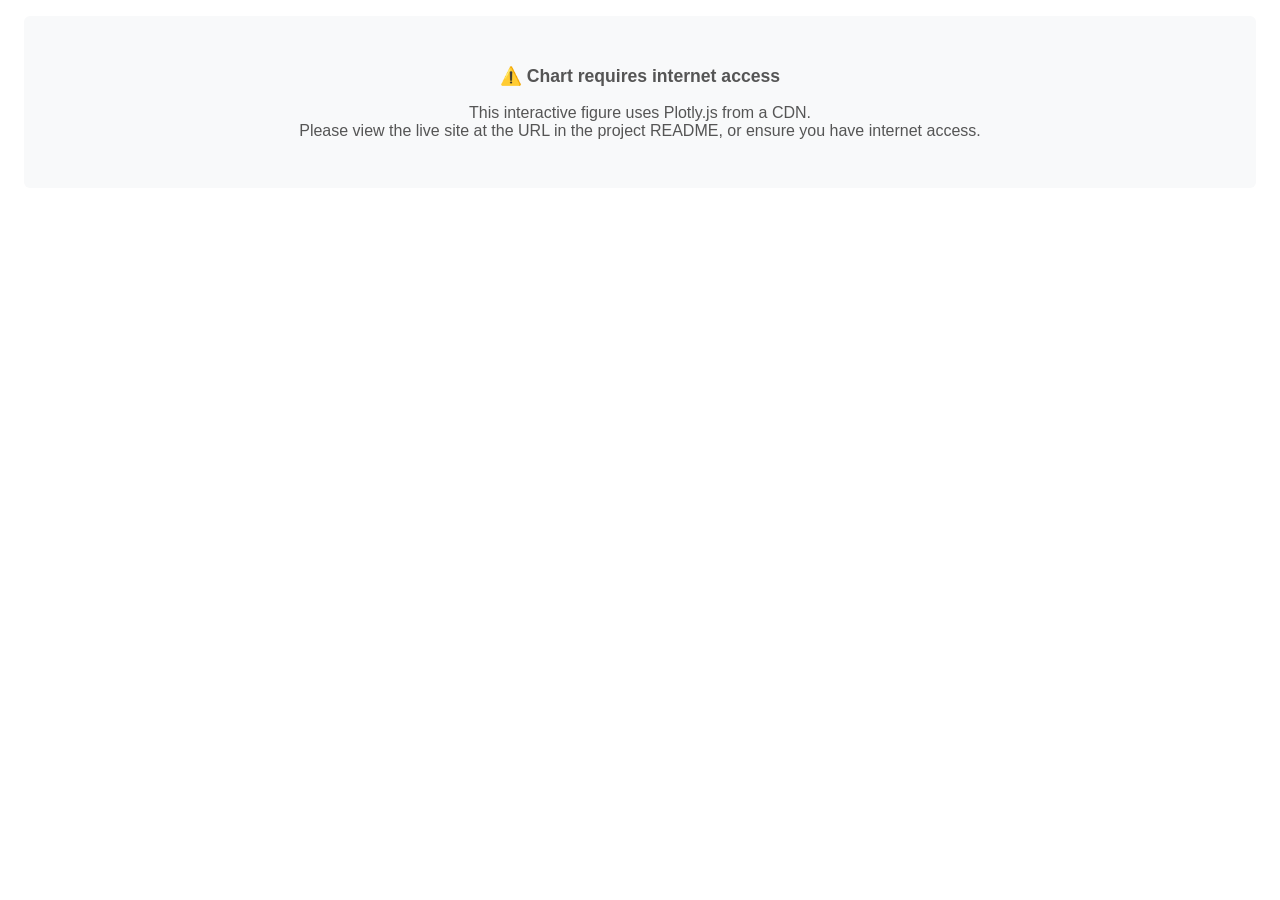
<file: website/figures/interactive/scatter_explorer.html>
<html>
<head><meta charset="utf-8" /></head>
<body><style>
#plotly-offline-notice {display:none;padding:2rem;text-align:center;font-family:sans-serif;color:#555;background:#f8f9fa;border-radius:6px;margin:1rem;}
</style>
<div id="plotly-offline-notice">
  <p style="font-size:1.1rem;font-weight:600;">⚠️ Chart requires internet access</p>
  <p style="margin-top:0.5rem;">This interactive figure uses Plotly.js from a CDN.<br>
  Please view the live site at the URL in the project README, or ensure you have internet access.</p>
</div>
<script>
(function() {
  var s = document.currentScript;
  var notice = document.getElementById('plotly-offline-notice');
  window.addEventListener('error', function(e) {
    if (e.target && e.target.src && e.target.src.indexOf('plotly') !== -1) {
      if (notice) notice.style.display = 'block';
    }
  }, true);
})();
</script>
    <div>                        <script>window.PlotlyConfig = {MathJaxConfig: 'local'};</script>
        <script charset="utf-8" src="https://cdn.plot.ly/plotly-3.4.0.min.js" integrity="sha256-KEmPoupLpFyGMyGAiOsiNDbKDKAvxXAn/W+oQa0ZAfk=" crossorigin="anonymous"></script>                <div id="36091c0a-6581-4b0c-a679-918e8dbcd423" class="plotly-graph-div" style="height:540px; width:100%;"></div>            <script>                window.PLOTLYENV=window.PLOTLYENV || {};                                if (document.getElementById("36091c0a-6581-4b0c-a679-918e8dbcd423")) {                    Plotly.newPlot(                        "36091c0a-6581-4b0c-a679-918e8dbcd423",                        [{"customdata":["\u003cb\u003eBoston University\u003c\u002fb\u003e\u003cbr\u003eInt'l students: 12,845\u003cbr\u003eQS World Rank (2024): 90\u003cbr\u003eState: MA\u003cbr\u003eYear: 2024","\u003cb\u003eCarnegie Mellon University\u003c\u002fb\u003e\u003cbr\u003eInt'l students: 9,836\u003cbr\u003eQS World Rank (2024): 52\u003cbr\u003eState: PA\u003cbr\u003eYear: 2024","\u003cb\u003eColumbia University\u003c\u002fb\u003e\u003cbr\u003eInt'l students: 20,733\u003cbr\u003eQS World Rank (2024): 12\u003cbr\u003eState: NY\u003cbr\u003eYear: 2024","\u003cb\u003eHarvard University\u003c\u002fb\u003e\u003cbr\u003eInt'l students: 8,110\u003cbr\u003eQS World Rank (2024): 4\u003cbr\u003eState: MA\u003cbr\u003eYear: 2024","\u003cb\u003eNew York University\u003c\u002fb\u003e\u003cbr\u003eInt'l students: 27,532\u003cbr\u003eQS World Rank (2024): 35\u003cbr\u003eState: NY\u003cbr\u003eYear: 2024","\u003cb\u003eStanford University\u003c\u002fb\u003e\u003cbr\u003eInt'l students: 3,976\u003cbr\u003eQS World Rank (2024): 5\u003cbr\u003eState: CA\u003cbr\u003eYear: 2008","\u003cb\u003eUniversity of Southern California\u003c\u002fb\u003e\u003cbr\u003eInt'l students: 17,884\u003cbr\u003eQS World Rank (2024): 111\u003cbr\u003eState: CA\u003cbr\u003eYear: 2024"],"hovertemplate":"%{customdata}\u003cextra\u003e\u003c\u002fextra\u003e","legendgroup":"Private nonprofit","marker":{"color":"#C0392B","line":{"color":"white","width":0.8},"opacity":0.78,"size":{"dtype":"f8","bdata":"nAhhfX1VfEDzBaSUTct4QGRh4Kmq\u002f4FAZbMD8Y2DdkC3dKCtr72EQNb8eaQbh29AGp4Z9GS3gEA="},"sizemin":5,"sizemode":"area","sizeref":15.295555555555556},"mode":"markers","name":"Private nonprofit","showlegend":true,"visible":true,"x":{"dtype":"f8","bdata":"AAAAAACAVkAAAAAAAABKQAAAAAAAAChAAAAAAAAAEEAAAAAAAIBBQAAAAAAAABRAAAAAAADAW0A="},"y":{"dtype":"f8","bdata":"AAAAAIAWyUAAAAAAADbDQAAAAABAP9RAAAAAAACuv0AAAAAAAOPaQAAAAAAAEK9AAAAAAAB30UA="},"type":"scatter"},{"customdata":["\u003cb\u003eGeorgia Institute of Technology\u003c\u002fb\u003e\u003cbr\u003eInt'l students: 8,756\u003cbr\u003eQS World Rank (2024): 88\u003cbr\u003eState: GA\u003cbr\u003eYear: 2024","\u003cb\u003eMichigan State University\u003c\u002fb\u003e\u003cbr\u003eInt'l students: 7,052\u003cbr\u003eQS World Rank (2024): 301\u003cbr\u003eState: MI\u003cbr\u003eYear: 2018","\u003cb\u003eUniversity of California Berkeley\u003c\u002fb\u003e\u003cbr\u003eInt'l students: 12,020\u003cbr\u003eQS World Rank (2024): 12\u003cbr\u003eState: CA\u003cbr\u003eYear: 2024","\u003cb\u003eUniversity of California Los Angeles\u003c\u002fb\u003e\u003cbr\u003eInt'l students: 10,769\u003cbr\u003eQS World Rank (2024): 44\u003cbr\u003eState: CA\u003cbr\u003eYear: 2024","\u003cb\u003eUniversity of California San Diego\u003c\u002fb\u003e\u003cbr\u003eInt'l students: 10,545\u003cbr\u003eQS World Rank (2024): 62\u003cbr\u003eState: CA\u003cbr\u003eYear: 2024","\u003cb\u003eUniversity of Illinois Urbana-Champaign\u003c\u002fb\u003e\u003cbr\u003eInt'l students: 16,144\u003cbr\u003eQS World Rank (2024): 58\u003cbr\u003eState: IL\u003cbr\u003eYear: 2024","\u003cb\u003eUniversity of Texas Austin\u003c\u002fb\u003e\u003cbr\u003eInt'l students: 5,947\u003cbr\u003eQS World Rank (2024): 67\u003cbr\u003eState: TX\u003cbr\u003eYear: 2014","\u003cb\u003eUniversity of Washington\u003c\u002fb\u003e\u003cbr\u003eInt'l students: 10,962\u003cbr\u003eQS World Rank (2024): 73\u003cbr\u003eState: WA\u003cbr\u003eYear: 2024"],"hovertemplate":"%{customdata}\u003cextra\u003e\u003c\u002fextra\u003e","legendgroup":"Public","marker":{"color":"#1A3A5C","line":{"color":"white","width":0.8},"opacity":0.78,"size":{"dtype":"f8","bdata":"s+WIO7Rkd0BYQHbZef50QGjPLk2waHtA+nnH0IXxeUBOZQ8gFqx5QKg+jlXHw39Aq4vNj3lHc0BtOxbCxSx6QA=="},"sizemin":5,"sizemode":"area","sizeref":15.295555555555556},"mode":"markers","name":"Public","showlegend":true,"visible":true,"x":{"dtype":"f8","bdata":"AAAAAAAAVkAAAAAAANByQAAAAAAAAChAAAAAAAAARkAAAAAAAABPQAAAAAAAAE1AAAAAAADAUEAAAAAAAEBSQA=="},"y":{"dtype":"f8","bdata":"AAAAAAAawUAAAAAAAIy7QAAAAAAAesdAAAAAAIAIxUAAAAAAgJjEQAAAAAAAiM9AAAAAAAA7t0AAAAAAAGnFQA=="},"type":"scatter"},{"customdata":["\u003cb\u003eBoston University\u003c\u002fb\u003e\u003cbr\u003eInt'l students: 12,845\u003cbr\u003eOut-of-State Tuition (USD): 60,050\u003cbr\u003eState: MA\u003cbr\u003eYear: 2024","\u003cb\u003eCarnegie Mellon University\u003c\u002fb\u003e\u003cbr\u003eInt'l students: 9,836\u003cbr\u003eOut-of-State Tuition (USD): 60,452\u003cbr\u003eState: PA\u003cbr\u003eYear: 2024","\u003cb\u003eColumbia University\u003c\u002fb\u003e\u003cbr\u003eInt'l students: 20,733\u003cbr\u003eOut-of-State Tuition (USD): 65,524\u003cbr\u003eState: NY\u003cbr\u003eYear: 2024","\u003cb\u003eCornell University\u003c\u002fb\u003e\u003cbr\u003eInt'l students: 8,790\u003cbr\u003eOut-of-State Tuition (USD): 63,200\u003cbr\u003eState: NY\u003cbr\u003eYear: 2024","\u003cb\u003eHarvard University\u003c\u002fb\u003e\u003cbr\u003eInt'l students: 8,110\u003cbr\u003eOut-of-State Tuition (USD): 56,550\u003cbr\u003eState: MA\u003cbr\u003eYear: 2024","\u003cb\u003eJohns Hopkins University\u003c\u002fb\u003e\u003cbr\u003eInt'l students: 10,863\u003cbr\u003eOut-of-State Tuition (USD): 60,480\u003cbr\u003eState: MD\u003cbr\u003eYear: 2024","\u003cb\u003eNew York University\u003c\u002fb\u003e\u003cbr\u003eInt'l students: 27,532\u003cbr\u003eOut-of-State Tuition (USD): 58,168\u003cbr\u003eState: NY\u003cbr\u003eYear: 2024","\u003cb\u003eNortheastern University Boston\u003c\u002fb\u003e\u003cbr\u003eInt'l students: 22,465\u003cbr\u003eOut-of-State Tuition (USD): 60,192\u003cbr\u003eState: MA\u003cbr\u003eYear: 2024","\u003cb\u003eStanford University\u003c\u002fb\u003e\u003cbr\u003eInt'l students: 3,976\u003cbr\u003eOut-of-State Tuition (USD): 61,731\u003cbr\u003eState: CA\u003cbr\u003eYear: 2008","\u003cb\u003eUniversity of Pennsylvania\u003c\u002fb\u003e\u003cbr\u003eInt'l students: 9,143\u003cbr\u003eOut-of-State Tuition (USD): 63,452\u003cbr\u003eState: PA\u003cbr\u003eYear: 2024","\u003cb\u003eUniversity of Southern California\u003c\u002fb\u003e\u003cbr\u003eInt'l students: 17,884\u003cbr\u003eOut-of-State Tuition (USD): 63,468\u003cbr\u003eState: CA\u003cbr\u003eYear: 2024"],"hovertemplate":"%{customdata}\u003cextra\u003e\u003c\u002fextra\u003e","legendgroup":"Private nonprofit","marker":{"color":"#C0392B","line":{"color":"white","width":0.8},"opacity":0.78,"size":{"dtype":"f8","bdata":"nAhhfX1VfEDzBaSUTct4QGRh4Kmq\u002f4FASfb16lFwd0BlswPxjYN2QFLBBSRyDnpAt3Sgra+9hEBeRQvlQ7yCQNb8eaQbh29AhOcrSJ7nd0Aanhn0ZLeAQA=="},"sizemin":5,"sizemode":"area","sizeref":15.295555555555556},"mode":"markers","name":"Private nonprofit","showlegend":false,"visible":false,"x":{"dtype":"f8","bdata":"AAAAAEBS7UAAAAAAgITtQAAAAACA\u002fu9AAAAAAADc7kAAAAAAwJzrQAAAAAAAiO1AAAAAAABn7EAAAAAAAGTtQAAAAABgJO5AAAAAAID77kAAAAAAgP3uQA=="},"y":{"dtype":"f8","bdata":"AAAAAIAWyUAAAAAAADbDQAAAAABAP9RAAAAAAAArwUAAAAAAAK6\u002fQAAAAACAN8VAAAAAAADj2kAAAAAAQPDVQAAAAAAAEK9AAAAAAIDbwUAAAAAAAHfRQA=="},"type":"scatter"},{"customdata":["\u003cb\u003eArizona State University Campus Immersion\u003c\u002fb\u003e\u003cbr\u003eInt'l students: 20,368\u003cbr\u003eOut-of-State Tuition (USD): 32,100\u003cbr\u003eState: AZ\u003cbr\u003eYear: 2024","\u003cb\u003eArizona State University Tempe\u003c\u002fb\u003e\u003cbr\u003eInt'l students: 13,015\u003cbr\u003eOut-of-State Tuition (USD): 32,100\u003cbr\u003eState: AZ\u003cbr\u003eYear: 2020","\u003cb\u003eCUNY Baruch College\u003c\u002fb\u003e\u003cbr\u003eInt'l students: 3,135\u003cbr\u003eOut-of-State Tuition (USD): 18,600\u003cbr\u003eState: NY\u003cbr\u003eYear: 2000","\u003cb\u003eFlorida International University\u003c\u002fb\u003e\u003cbr\u003eInt'l students: 3,155\u003cbr\u003eOut-of-State Tuition (USD): 18,956\u003cbr\u003eState: FL\u003cbr\u003eYear: 2004","\u003cb\u003eGeorgia Institute of Technology\u003c\u002fb\u003e\u003cbr\u003eInt'l students: 8,756\u003cbr\u003eOut-of-State Tuition (USD): 33,794\u003cbr\u003eState: GA\u003cbr\u003eYear: 2024","\u003cb\u003eHouston Community College System\u003c\u002fb\u003e\u003cbr\u003eInt'l students: 5,333\u003cbr\u003eOut-of-State Tuition (USD): 6,000\u003cbr\u003eState: TX\u003cbr\u003eYear: 2012","\u003cb\u003eIndiana University Bloomington\u003c\u002fb\u003e\u003cbr\u003eInt'l students: 7,343\u003cbr\u003eOut-of-State Tuition (USD): 37,040\u003cbr\u003eState: IN\u003cbr\u003eYear: 2017","\u003cb\u003eMichigan State University\u003c\u002fb\u003e\u003cbr\u003eInt'l students: 7,052\u003cbr\u003eOut-of-State Tuition (USD): 39,766\u003cbr\u003eState: MI\u003cbr\u003eYear: 2018","\u003cb\u003eMontgomery College\u003c\u002fb\u003e\u003cbr\u003eInt'l students: 3,217\u003cbr\u003eOut-of-State Tuition (USD): 9,000\u003cbr\u003eState: MD\u003cbr\u003eYear: 2001","\u003cb\u003eNorthern Virginia Community College\u003c\u002fb\u003e\u003cbr\u003eInt'l students: 3,877\u003cbr\u003eOut-of-State Tuition (USD): 9,000\u003cbr\u003eState: VA\u003cbr\u003eYear: 2000","\u003cb\u003eOhio State University Columbus\u003c\u002fb\u003e\u003cbr\u003eInt'l students: 6,865\u003cbr\u003eOut-of-State Tuition (USD): 33,502\u003cbr\u003eState: OH\u003cbr\u003eYear: 2020","\u003cb\u003ePennsylvania State University University Park\u003c\u002fb\u003e\u003cbr\u003eInt'l students: 8,739\u003cbr\u003eOut-of-State Tuition (USD): 42,000\u003cbr\u003eState: PA\u003cbr\u003eYear: 2024","\u003cb\u003ePurdue University West Lafayette\u003c\u002fb\u003e\u003cbr\u003eInt'l students: 12,874\u003cbr\u003eOut-of-State Tuition (USD): 28,794\u003cbr\u003eState: IN\u003cbr\u003eYear: 2024","\u003cb\u003eRutgers University New Brunswick\u003c\u002fb\u003e\u003cbr\u003eInt'l students: 6,554\u003cbr\u003eOut-of-State Tuition (USD): 32,000\u003cbr\u003eState: NJ\u003cbr\u003eYear: 2020","\u003cb\u003eSUNY University at Buffalo\u003c\u002fb\u003e\u003cbr\u003eInt'l students: 9,033\u003cbr\u003eOut-of-State Tuition (USD): 27,000\u003cbr\u003eState: NY\u003cbr\u003eYear: 2024","\u003cb\u003eTexas A&M University College Station\u003c\u002fb\u003e\u003cbr\u003eInt'l students: 7,162\u003cbr\u003eOut-of-State Tuition (USD): 38,360\u003cbr\u003eState: TX\u003cbr\u003eYear: 2021","\u003cb\u003eUniversity of California Berkeley\u003c\u002fb\u003e\u003cbr\u003eInt'l students: 12,020\u003cbr\u003eOut-of-State Tuition (USD): 44,066\u003cbr\u003eState: CA\u003cbr\u003eYear: 2024","\u003cb\u003eUniversity of California Davis\u003c\u002fb\u003e\u003cbr\u003eInt'l students: 7,621\u003cbr\u003eOut-of-State Tuition (USD): 44,009\u003cbr\u003eState: CA\u003cbr\u003eYear: 2022","\u003cb\u003eUniversity of California Irvine\u003c\u002fb\u003e\u003cbr\u003eInt'l students: 8,748\u003cbr\u003eOut-of-State Tuition (USD): 42,692\u003cbr\u003eState: CA\u003cbr\u003eYear: 2023","\u003cb\u003eUniversity of California Los Angeles\u003c\u002fb\u003e\u003cbr\u003eInt'l students: 10,769\u003cbr\u003eOut-of-State Tuition (USD): 43,473\u003cbr\u003eState: CA\u003cbr\u003eYear: 2024","\u003cb\u003eUniversity of California San Diego\u003c\u002fb\u003e\u003cbr\u003eInt'l students: 10,545\u003cbr\u003eOut-of-State Tuition (USD): 44,009\u003cbr\u003eState: CA\u003cbr\u003eYear: 2024","\u003cb\u003eUniversity of Florida\u003c\u002fb\u003e\u003cbr\u003eInt'l students: 7,172\u003cbr\u003eOut-of-State Tuition (USD): 28,658\u003cbr\u003eState: FL\u003cbr\u003eYear: 2019","\u003cb\u003eUniversity of Houston\u003c\u002fb\u003e\u003cbr\u003eInt'l students: 4,879\u003cbr\u003eOut-of-State Tuition (USD): 22,906\u003cbr\u003eState: TX\u003cbr\u003eYear: 2011","\u003cb\u003eUniversity of Illinois Urbana-Champaign\u003c\u002fb\u003e\u003cbr\u003eInt'l students: 16,144\u003cbr\u003eOut-of-State Tuition (USD): 32,000\u003cbr\u003eState: IL\u003cbr\u003eYear: 2024","\u003cb\u003eUniversity of Maryland College Park\u003c\u002fb\u003e\u003cbr\u003eInt'l students: 3,476\u003cbr\u003eOut-of-State Tuition (USD): 40,806\u003cbr\u003eState: MD\u003cbr\u003eYear: 2006","\u003cb\u003eUniversity of Michigan Ann Arbor\u003c\u002fb\u003e\u003cbr\u003eInt'l students: 11,929\u003cbr\u003eOut-of-State Tuition (USD): 52,266\u003cbr\u003eState: MI\u003cbr\u003eYear: 2024","\u003cb\u003eUniversity of Minnesota Twin Cities\u003c\u002fb\u003e\u003cbr\u003eInt'l students: 7,212\u003cbr\u003eOut-of-State Tuition (USD): 33,325\u003cbr\u003eState: MN\u003cbr\u003eYear: 2017","\u003cb\u003eUniversity of North Texas\u003c\u002fb\u003e\u003cbr\u003eInt'l students: 12,982\u003cbr\u003eOut-of-State Tuition (USD): 22,000\u003cbr\u003eState: TX\u003cbr\u003eYear: 2024","\u003cb\u003eUniversity of Texas Arlington\u003c\u002fb\u003e\u003cbr\u003eInt'l students: 7,864\u003cbr\u003eOut-of-State Tuition (USD): 28,228\u003cbr\u003eState: TX\u003cbr\u003eYear: 2024","\u003cb\u003eUniversity of Texas Austin\u003c\u002fb\u003e\u003cbr\u003eInt'l students: 5,947\u003cbr\u003eOut-of-State Tuition (USD): 40,032\u003cbr\u003eState: TX\u003cbr\u003eYear: 2014","\u003cb\u003eUniversity of Texas Dallas\u003c\u002fb\u003e\u003cbr\u003eInt'l students: 10,280\u003cbr\u003eOut-of-State Tuition (USD): 30,400\u003cbr\u003eState: TX\u003cbr\u003eYear: 2024","\u003cb\u003eUniversity of Washington\u003c\u002fb\u003e\u003cbr\u003eInt'l students: 10,962\u003cbr\u003eOut-of-State Tuition (USD): 40,740\u003cbr\u003eState: WA\u003cbr\u003eYear: 2024","\u003cb\u003eUniversity of Wisconsin Madison\u003c\u002fb\u003e\u003cbr\u003eInt'l students: 9,769\u003cbr\u003eOut-of-State Tuition (USD): 38,730\u003cbr\u003eState: WI\u003cbr\u003eYear: 2024","\u003cb\u003eWayne State University\u003c\u002fb\u003e\u003cbr\u003eInt'l students: 3,271\u003cbr\u003eOut-of-State Tuition (USD): 30,000\u003cbr\u003eState: MI\u003cbr\u003eYear: 2003"],"hovertemplate":"%{customdata}\u003cextra\u003e\u003c\u002fextra\u003e","legendgroup":"Public","marker":{"color":"#1A3A5C","line":{"color":"white","width":0.8},"opacity":0.78,"size":{"dtype":"f8","bdata":"1C4Flu3WgUDhF63VVIV8QLMTvmfb\u002fmtAKVl1dq4VbECz5Yg7tGR3QPoB4srAQXJAFqBhXT5sdUBYQHbZef50QJCoUzT7W2xAn+VK4f0hb0AdhocpvbZ0QCXskDnjXndAIo5tc6xdfEDKk0bcOz10QNGfJ7OxwndAgSMI\u002fToodUBozy5NsGh7QHFApvwX03VAsIAKtPdhd0D6ecfQhfF5QE5lDyAWrHlAkcMfpQIsdUAD+d3CY3ZxQKg+jlXHw39AZA\u002fHBpN6bUCUEpfZE057QMexsooaO3VAKKqesRF8fEAqTCf3dyt2QKuLzY95R3NAXooAP\u002ftYeUBtOxbCxSx6QEkmeuqltXhABNP4+qiYbEA="},"sizemin":5,"sizemode":"area","sizeref":15.295555555555556},"mode":"markers","name":"Public","showlegend":false,"visible":false,"x":{"dtype":"f8","bdata":"[base64]"},"y":{"dtype":"f8","bdata":"[base64]"},"type":"scatter"},{"customdata":["\u003cb\u003eBoston University\u003c\u002fb\u003e\u003cbr\u003eInt'l students: 12,845\u003cbr\u003eSTEM Program Coverage (%): 0\u003cbr\u003eState: MA\u003cbr\u003eYear: 2024","\u003cb\u003eCarnegie Mellon University\u003c\u002fb\u003e\u003cbr\u003eInt'l students: 9,836\u003cbr\u003eSTEM Program Coverage (%): 1\u003cbr\u003eState: PA\u003cbr\u003eYear: 2024","\u003cb\u003eColumbia University\u003c\u002fb\u003e\u003cbr\u003eInt'l students: 20,733\u003cbr\u003eSTEM Program Coverage (%): 0\u003cbr\u003eState: NY\u003cbr\u003eYear: 2024","\u003cb\u003eHarvard University\u003c\u002fb\u003e\u003cbr\u003eInt'l students: 8,110\u003cbr\u003eSTEM Program Coverage (%): 0\u003cbr\u003eState: MA\u003cbr\u003eYear: 2024","\u003cb\u003eNew York University\u003c\u002fb\u003e\u003cbr\u003eInt'l students: 27,532\u003cbr\u003eSTEM Program Coverage (%): 0\u003cbr\u003eState: NY\u003cbr\u003eYear: 2024","\u003cb\u003eStanford University\u003c\u002fb\u003e\u003cbr\u003eInt'l students: 3,976\u003cbr\u003eSTEM Program Coverage (%): 1\u003cbr\u003eState: CA\u003cbr\u003eYear: 2008","\u003cb\u003eUniversity of Southern California\u003c\u002fb\u003e\u003cbr\u003eInt'l students: 17,884\u003cbr\u003eSTEM Program Coverage (%): 0\u003cbr\u003eState: CA\u003cbr\u003eYear: 2024"],"hovertemplate":"%{customdata}\u003cextra\u003e\u003c\u002fextra\u003e","legendgroup":"Private nonprofit","marker":{"color":"#C0392B","line":{"color":"white","width":0.8},"opacity":0.78,"size":{"dtype":"f8","bdata":"nAhhfX1VfEDzBaSUTct4QGRh4Kmq\u002f4FAZbMD8Y2DdkC3dKCtr72EQNb8eaQbh29AGp4Z9GS3gEA="},"sizemin":5,"sizemode":"area","sizeref":15.295555555555556},"mode":"markers","name":"Private nonprofit","showlegend":false,"visible":false,"x":{"dtype":"f8","bdata":"mpmZmZmZ2T89CtejcD3iPylcj8L1KNw\u002f4XoUrkfh2j9SuB6F61HYP9ejcD0K1+M\u002f4XoUrkfh2j8="},"y":{"dtype":"f8","bdata":"AAAAAIAWyUAAAAAAADbDQAAAAABAP9RAAAAAAACuv0AAAAAAAOPaQAAAAAAAEK9AAAAAAAB30UA="},"type":"scatter"},{"customdata":["\u003cb\u003eGeorgia Institute of Technology\u003c\u002fb\u003e\u003cbr\u003eInt'l students: 8,756\u003cbr\u003eSTEM Program Coverage (%): 1\u003cbr\u003eState: GA\u003cbr\u003eYear: 2024","\u003cb\u003eMichigan State University\u003c\u002fb\u003e\u003cbr\u003eInt'l students: 7,052\u003cbr\u003eSTEM Program Coverage (%): 0\u003cbr\u003eState: MI\u003cbr\u003eYear: 2018","\u003cb\u003eUniversity of California Berkeley\u003c\u002fb\u003e\u003cbr\u003eInt'l students: 12,020\u003cbr\u003eSTEM Program Coverage (%): 1\u003cbr\u003eState: CA\u003cbr\u003eYear: 2024","\u003cb\u003eUniversity of California Los Angeles\u003c\u002fb\u003e\u003cbr\u003eInt'l students: 10,769\u003cbr\u003eSTEM Program Coverage (%): 0\u003cbr\u003eState: CA\u003cbr\u003eYear: 2024","\u003cb\u003eUniversity of California San Diego\u003c\u002fb\u003e\u003cbr\u003eInt'l students: 10,545\u003cbr\u003eSTEM Program Coverage (%): 1\u003cbr\u003eState: CA\u003cbr\u003eYear: 2024","\u003cb\u003eUniversity of Illinois Urbana-Champaign\u003c\u002fb\u003e\u003cbr\u003eInt'l students: 16,144\u003cbr\u003eSTEM Program Coverage (%): 1\u003cbr\u003eState: IL\u003cbr\u003eYear: 2024","\u003cb\u003eUniversity of Texas Austin\u003c\u002fb\u003e\u003cbr\u003eInt'l students: 5,947\u003cbr\u003eSTEM Program Coverage (%): 0\u003cbr\u003eState: TX\u003cbr\u003eYear: 2014","\u003cb\u003eUniversity of Washington\u003c\u002fb\u003e\u003cbr\u003eInt'l students: 10,962\u003cbr\u003eSTEM Program Coverage (%): 0\u003cbr\u003eState: WA\u003cbr\u003eYear: 2024"],"hovertemplate":"%{customdata}\u003cextra\u003e\u003c\u002fextra\u003e","legendgroup":"Public","marker":{"color":"#1A3A5C","line":{"color":"white","width":0.8},"opacity":0.78,"size":{"dtype":"f8","bdata":"s+WIO7Rkd0BYQHbZef50QGjPLk2waHtA+nnH0IXxeUBOZQ8gFqx5QKg+jlXHw39Aq4vNj3lHc0BtOxbCxSx6QA=="},"sizemin":5,"sizemode":"area","sizeref":15.295555555555556},"mode":"markers","name":"Public","showlegend":false,"visible":false,"x":{"dtype":"f8","bdata":"exSuR+F65D+amZmZmZnZP5qZmZmZmeE\u002fFK5H4XoU3j9I4XoUrkfhP5qZmZmZmeE\u002fAAAAAAAA4D+4HoXrUbjePw=="},"y":{"dtype":"f8","bdata":"AAAAAAAawUAAAAAAAIy7QAAAAAAAesdAAAAAAIAIxUAAAAAAgJjEQAAAAAAAiM9AAAAAAAA7t0AAAAAAAGnFQA=="},"type":"scatter"},{"customdata":["\u003cb\u003eBoston University\u003c\u002fb\u003e\u003cbr\u003eInt'l students: 12,845\u003cbr\u003eKorean-American Population (State): 20,000\u003cbr\u003eState: MA\u003cbr\u003eYear: 2024","\u003cb\u003eCarnegie Mellon University\u003c\u002fb\u003e\u003cbr\u003eInt'l students: 9,836\u003cbr\u003eKorean-American Population (State): 47,000\u003cbr\u003eState: PA\u003cbr\u003eYear: 2024","\u003cb\u003eColumbia University\u003c\u002fb\u003e\u003cbr\u003eInt'l students: 20,733\u003cbr\u003eKorean-American Population (State): 148,000\u003cbr\u003eState: NY\u003cbr\u003eYear: 2024","\u003cb\u003eCornell University\u003c\u002fb\u003e\u003cbr\u003eInt'l students: 8,790\u003cbr\u003eKorean-American Population (State): 148,000\u003cbr\u003eState: NY\u003cbr\u003eYear: 2024","\u003cb\u003eHarvard University\u003c\u002fb\u003e\u003cbr\u003eInt'l students: 8,110\u003cbr\u003eKorean-American Population (State): 20,000\u003cbr\u003eState: MA\u003cbr\u003eYear: 2024","\u003cb\u003eJohns Hopkins University\u003c\u002fb\u003e\u003cbr\u003eInt'l students: 10,863\u003cbr\u003eKorean-American Population (State): 74,000\u003cbr\u003eState: MD\u003cbr\u003eYear: 2024","\u003cb\u003eNew York University\u003c\u002fb\u003e\u003cbr\u003eInt'l students: 27,532\u003cbr\u003eKorean-American Population (State): 148,000\u003cbr\u003eState: NY\u003cbr\u003eYear: 2024","\u003cb\u003eNortheastern University Boston\u003c\u002fb\u003e\u003cbr\u003eInt'l students: 22,465\u003cbr\u003eKorean-American Population (State): 20,000\u003cbr\u003eState: MA\u003cbr\u003eYear: 2024","\u003cb\u003eStanford University\u003c\u002fb\u003e\u003cbr\u003eInt'l students: 3,976\u003cbr\u003eKorean-American Population (State): 458,630\u003cbr\u003eState: CA\u003cbr\u003eYear: 2008","\u003cb\u003eUniversity of Pennsylvania\u003c\u002fb\u003e\u003cbr\u003eInt'l students: 9,143\u003cbr\u003eKorean-American Population (State): 47,000\u003cbr\u003eState: PA\u003cbr\u003eYear: 2024","\u003cb\u003eUniversity of Southern California\u003c\u002fb\u003e\u003cbr\u003eInt'l students: 17,884\u003cbr\u003eKorean-American Population (State): 489,000\u003cbr\u003eState: CA\u003cbr\u003eYear: 2024"],"hovertemplate":"%{customdata}\u003cextra\u003e\u003c\u002fextra\u003e","legendgroup":"Private nonprofit","marker":{"color":"#C0392B","line":{"color":"white","width":0.8},"opacity":0.78,"size":{"dtype":"f8","bdata":"nAhhfX1VfEDzBaSUTct4QGRh4Kmq\u002f4FASfb16lFwd0BlswPxjYN2QFLBBSRyDnpAt3Sgra+9hEBeRQvlQ7yCQNb8eaQbh29AhOcrSJ7nd0Aanhn0ZLeAQA=="},"sizemin":5,"sizemode":"area","sizeref":15.295555555555556},"mode":"markers","name":"Private nonprofit","showlegend":false,"visible":false,"x":{"dtype":"f8","bdata":"AAAAAACI00AAAAAAAPPmQAAAAAAAEQJBAAAAAAARAkEAAAAAAIjTQAAAAAAAEfJAAAAAAAARAkEAAAAAAIjTQAAAAAAY\u002fhtBAAAAAADz5kAAAAAAoNgdQQ=="},"y":{"dtype":"f8","bdata":"AAAAAIAWyUAAAAAAADbDQAAAAABAP9RAAAAAAAArwUAAAAAAAK6\u002fQAAAAACAN8VAAAAAAADj2kAAAAAAQPDVQAAAAAAAEK9AAAAAAIDbwUAAAAAAAHfRQA=="},"type":"scatter"},{"customdata":["\u003cb\u003eArizona State University Campus Immersion\u003c\u002fb\u003e\u003cbr\u003eInt'l students: 20,368\u003cbr\u003eKorean-American Population (State): 13,500\u003cbr\u003eState: AZ\u003cbr\u003eYear: 2024","\u003cb\u003eArizona State University Tempe\u003c\u002fb\u003e\u003cbr\u003eInt'l students: 13,015\u003cbr\u003eKorean-American Population (State): 13,166\u003cbr\u003eState: AZ\u003cbr\u003eYear: 2020","\u003cb\u003eCUNY Baruch College\u003c\u002fb\u003e\u003cbr\u003eInt'l students: 3,135\u003cbr\u003eKorean-American Population (State): 139,793\u003cbr\u003eState: NY\u003cbr\u003eYear: 2000","\u003cb\u003eFlorida International University\u003c\u002fb\u003e\u003cbr\u003eInt'l students: 3,155\u003cbr\u003eKorean-American Population (State): 28,271\u003cbr\u003eState: FL\u003cbr\u003eYear: 2004","\u003cb\u003eGeorgia Institute of Technology\u003c\u002fb\u003e\u003cbr\u003eInt'l students: 8,756\u003cbr\u003eKorean-American Population (State): 68,000\u003cbr\u003eState: GA\u003cbr\u003eYear: 2024","\u003cb\u003eHouston Community College System\u003c\u002fb\u003e\u003cbr\u003eInt'l students: 5,333\u003cbr\u003eKorean-American Population (State): 89,518\u003cbr\u003eState: TX\u003cbr\u003eYear: 2012","\u003cb\u003eIndiana University Bloomington\u003c\u002fb\u003e\u003cbr\u003eInt'l students: 7,343\u003cbr\u003eKorean-American Population (State): 9,420\u003cbr\u003eState: IN\u003cbr\u003eYear: 2017","\u003cb\u003eMichigan State University\u003c\u002fb\u003e\u003cbr\u003eInt'l students: 7,052\u003cbr\u003eKorean-American Population (State): 21,710\u003cbr\u003eState: MI\u003cbr\u003eYear: 2018","\u003cb\u003eMontgomery College\u003c\u002fb\u003e\u003cbr\u003eInt'l students: 3,217\u003cbr\u003eKorean-American Population (State): 53,793\u003cbr\u003eState: MD\u003cbr\u003eYear: 2001","\u003cb\u003eNorthern Virginia Community College\u003c\u002fb\u003e\u003cbr\u003eInt'l students: 3,877\u003cbr\u003eKorean-American Population (State): 58,271\u003cbr\u003eState: VA\u003cbr\u003eYear: 2000","\u003cb\u003eOhio State University Columbus\u003c\u002fb\u003e\u003cbr\u003eInt'l students: 6,865\u003cbr\u003eKorean-American Population (State): 19,833\u003cbr\u003eState: OH\u003cbr\u003eYear: 2020","\u003cb\u003ePennsylvania State University University Park\u003c\u002fb\u003e\u003cbr\u003eInt'l students: 8,739\u003cbr\u003eKorean-American Population (State): 47,000\u003cbr\u003eState: PA\u003cbr\u003eYear: 2024","\u003cb\u003ePurdue University West Lafayette\u003c\u002fb\u003e\u003cbr\u003eInt'l students: 12,874\u003cbr\u003eKorean-American Population (State): 10,000\u003cbr\u003eState: IN\u003cbr\u003eYear: 2024","\u003cb\u003eRutgers University New Brunswick\u003c\u002fb\u003e\u003cbr\u003eInt'l students: 6,554\u003cbr\u003eKorean-American Population (State): 114,000\u003cbr\u003eState: NJ\u003cbr\u003eYear: 2020","\u003cb\u003eSUNY University at Buffalo\u003c\u002fb\u003e\u003cbr\u003eInt'l students: 9,033\u003cbr\u003eKorean-American Population (State): 148,000\u003cbr\u003eState: NY\u003cbr\u003eYear: 2024","\u003cb\u003eTexas A&M University College Station\u003c\u002fb\u003e\u003cbr\u003eInt'l students: 7,162\u003cbr\u003eKorean-American Population (State): 108,000\u003cbr\u003eState: TX\u003cbr\u003eYear: 2021","\u003cb\u003eUniversity of California Berkeley\u003c\u002fb\u003e\u003cbr\u003eInt'l students: 12,020\u003cbr\u003eKorean-American Population (State): 489,000\u003cbr\u003eState: CA\u003cbr\u003eYear: 2024","\u003cb\u003eUniversity of California Davis\u003c\u002fb\u003e\u003cbr\u003eInt'l students: 7,621\u003cbr\u003eKorean-American Population (State): 489,000\u003cbr\u003eState: CA\u003cbr\u003eYear: 2022","\u003cb\u003eUniversity of California Irvine\u003c\u002fb\u003e\u003cbr\u003eInt'l students: 8,748\u003cbr\u003eKorean-American Population (State): 489,000\u003cbr\u003eState: CA\u003cbr\u003eYear: 2023","\u003cb\u003eUniversity of California Los Angeles\u003c\u002fb\u003e\u003cbr\u003eInt'l students: 10,769\u003cbr\u003eKorean-American Population (State): 489,000\u003cbr\u003eState: CA\u003cbr\u003eYear: 2024","\u003cb\u003eUniversity of California San Diego\u003c\u002fb\u003e\u003cbr\u003eInt'l students: 10,545\u003cbr\u003eKorean-American Population (State): 489,000\u003cbr\u003eState: CA\u003cbr\u003eYear: 2024","\u003cb\u003eUniversity of Florida\u003c\u002fb\u003e\u003cbr\u003eInt'l students: 7,172\u003cbr\u003eKorean-American Population (State): 48,000\u003cbr\u003eState: FL\u003cbr\u003eYear: 2019","\u003cb\u003eUniversity of Houston\u003c\u002fb\u003e\u003cbr\u003eInt'l students: 4,879\u003cbr\u003eKorean-American Population (State): 86,134\u003cbr\u003eState: TX\u003cbr\u003eYear: 2011","\u003cb\u003eUniversity of Illinois Urbana-Champaign\u003c\u002fb\u003e\u003cbr\u003eInt'l students: 16,144\u003cbr\u003eKorean-American Population (State): 57,000\u003cbr\u003eState: IL\u003cbr\u003eYear: 2024","\u003cb\u003eUniversity of Maryland College Park\u003c\u002fb\u003e\u003cbr\u003eInt'l students: 3,476\u003cbr\u003eKorean-American Population (State): 55,582\u003cbr\u003eState: MD\u003cbr\u003eYear: 2006","\u003cb\u003eUniversity of Michigan Ann Arbor\u003c\u002fb\u003e\u003cbr\u003eInt'l students: 11,929\u003cbr\u003eKorean-American Population (State): 21,000\u003cbr\u003eState: MI\u003cbr\u003eYear: 2024","\u003cb\u003eUniversity of Minnesota Twin Cities\u003c\u002fb\u003e\u003cbr\u003eInt'l students: 7,212\u003cbr\u003eKorean-American Population (State): 10,420\u003cbr\u003eState: MN\u003cbr\u003eYear: 2017","\u003cb\u003eUniversity of North Texas\u003c\u002fb\u003e\u003cbr\u003eInt'l students: 12,982\u003cbr\u003eKorean-American Population (State): 107,000\u003cbr\u003eState: TX\u003cbr\u003eYear: 2024","\u003cb\u003eUniversity of Texas Arlington\u003c\u002fb\u003e\u003cbr\u003eInt'l students: 7,864\u003cbr\u003eKorean-American Population (State): 107,000\u003cbr\u003eState: TX\u003cbr\u003eYear: 2024","\u003cb\u003eUniversity of Texas Austin\u003c\u002fb\u003e\u003cbr\u003eInt'l students: 5,947\u003cbr\u003eKorean-American Population (State): 96,286\u003cbr\u003eState: TX\u003cbr\u003eYear: 2014","\u003cb\u003eUniversity of Texas Dallas\u003c\u002fb\u003e\u003cbr\u003eInt'l students: 10,280\u003cbr\u003eKorean-American Population (State): 107,000\u003cbr\u003eState: TX\u003cbr\u003eYear: 2024","\u003cb\u003eUniversity of Washington\u003c\u002fb\u003e\u003cbr\u003eInt'l students: 10,962\u003cbr\u003eKorean-American Population (State): 77,000\u003cbr\u003eState: WA\u003cbr\u003eYear: 2024","\u003cb\u003eWayne State University\u003c\u002fb\u003e\u003cbr\u003eInt'l students: 3,271\u003cbr\u003eKorean-American Population (State): 16,271\u003cbr\u003eState: MI\u003cbr\u003eYear: 2003"],"hovertemplate":"%{customdata}\u003cextra\u003e\u003c\u002fextra\u003e","legendgroup":"Public","marker":{"color":"#1A3A5C","line":{"color":"white","width":0.8},"opacity":0.78,"size":{"dtype":"f8","bdata":"1C4Flu3WgUDhF63VVIV8QLMTvmfb\u002fmtAKVl1dq4VbECz5Yg7tGR3QPoB4srAQXJAFqBhXT5sdUBYQHbZef50QJCoUzT7W2xAn+VK4f0hb0AdhocpvbZ0QCXskDnjXndAIo5tc6xdfEDKk0bcOz10QNGfJ7OxwndAgSMI\u002fToodUBozy5NsGh7QHFApvwX03VAsIAKtPdhd0D6ecfQhfF5QE5lDyAWrHlAkcMfpQIsdUAD+d3CY3ZxQKg+jlXHw39AZA\u002fHBpN6bUCUEpfZE057QMexsooaO3VAKKqesRF8fEAqTCf3dyt2QKuLzY95R3NAXooAP\u002ftYeUBtOxbCxSx6QATT+PqomGxA"},"sizemin":5,"sizemode":"area","sizeref":15.295555555555556},"mode":"markers","name":"Public","showlegend":false,"visible":false,"x":{"dtype":"f8","bdata":"[base64]\u002f6QAAAAADggfdAAAAAAIAf+kAAAAAAgMzyQAAAAACAx89A"},"y":{"dtype":"f8","bdata":"[base64]"},"type":"scatter"}],                        {"template":{"data":{"histogram2dcontour":[{"type":"histogram2dcontour","colorbar":{"outlinewidth":0,"ticks":""},"colorscale":[[0.0,"#0d0887"],[0.1111111111111111,"#46039f"],[0.2222222222222222,"#7201a8"],[0.3333333333333333,"#9c179e"],[0.4444444444444444,"#bd3786"],[0.5555555555555556,"#d8576b"],[0.6666666666666666,"#ed7953"],[0.7777777777777778,"#fb9f3a"],[0.8888888888888888,"#fdca26"],[1.0,"#f0f921"]]}],"choropleth":[{"type":"choropleth","colorbar":{"outlinewidth":0,"ticks":""}}],"histogram2d":[{"type":"histogram2d","colorbar":{"outlinewidth":0,"ticks":""},"colorscale":[[0.0,"#0d0887"],[0.1111111111111111,"#46039f"],[0.2222222222222222,"#7201a8"],[0.3333333333333333,"#9c179e"],[0.4444444444444444,"#bd3786"],[0.5555555555555556,"#d8576b"],[0.6666666666666666,"#ed7953"],[0.7777777777777778,"#fb9f3a"],[0.8888888888888888,"#fdca26"],[1.0,"#f0f921"]]}],"heatmap":[{"type":"heatmap","colorbar":{"outlinewidth":0,"ticks":""},"colorscale":[[0.0,"#0d0887"],[0.1111111111111111,"#46039f"],[0.2222222222222222,"#7201a8"],[0.3333333333333333,"#9c179e"],[0.4444444444444444,"#bd3786"],[0.5555555555555556,"#d8576b"],[0.6666666666666666,"#ed7953"],[0.7777777777777778,"#fb9f3a"],[0.8888888888888888,"#fdca26"],[1.0,"#f0f921"]]}],"contourcarpet":[{"type":"contourcarpet","colorbar":{"outlinewidth":0,"ticks":""}}],"contour":[{"type":"contour","colorbar":{"outlinewidth":0,"ticks":""},"colorscale":[[0.0,"#0d0887"],[0.1111111111111111,"#46039f"],[0.2222222222222222,"#7201a8"],[0.3333333333333333,"#9c179e"],[0.4444444444444444,"#bd3786"],[0.5555555555555556,"#d8576b"],[0.6666666666666666,"#ed7953"],[0.7777777777777778,"#fb9f3a"],[0.8888888888888888,"#fdca26"],[1.0,"#f0f921"]]}],"surface":[{"type":"surface","colorbar":{"outlinewidth":0,"ticks":""},"colorscale":[[0.0,"#0d0887"],[0.1111111111111111,"#46039f"],[0.2222222222222222,"#7201a8"],[0.3333333333333333,"#9c179e"],[0.4444444444444444,"#bd3786"],[0.5555555555555556,"#d8576b"],[0.6666666666666666,"#ed7953"],[0.7777777777777778,"#fb9f3a"],[0.8888888888888888,"#fdca26"],[1.0,"#f0f921"]]}],"mesh3d":[{"type":"mesh3d","colorbar":{"outlinewidth":0,"ticks":""}}],"scatter":[{"fillpattern":{"fillmode":"overlay","size":10,"solidity":0.2},"type":"scatter"}],"parcoords":[{"type":"parcoords","line":{"colorbar":{"outlinewidth":0,"ticks":""}}}],"scatterpolargl":[{"type":"scatterpolargl","marker":{"colorbar":{"outlinewidth":0,"ticks":""}}}],"bar":[{"error_x":{"color":"#2a3f5f"},"error_y":{"color":"#2a3f5f"},"marker":{"line":{"color":"#E5ECF6","width":0.5},"pattern":{"fillmode":"overlay","size":10,"solidity":0.2}},"type":"bar"}],"scattergeo":[{"type":"scattergeo","marker":{"colorbar":{"outlinewidth":0,"ticks":""}}}],"scatterpolar":[{"type":"scatterpolar","marker":{"colorbar":{"outlinewidth":0,"ticks":""}}}],"histogram":[{"marker":{"pattern":{"fillmode":"overlay","size":10,"solidity":0.2}},"type":"histogram"}],"scattergl":[{"type":"scattergl","marker":{"colorbar":{"outlinewidth":0,"ticks":""}}}],"scatter3d":[{"type":"scatter3d","line":{"colorbar":{"outlinewidth":0,"ticks":""}},"marker":{"colorbar":{"outlinewidth":0,"ticks":""}}}],"scattermap":[{"type":"scattermap","marker":{"colorbar":{"outlinewidth":0,"ticks":""}}}],"scattermapbox":[{"type":"scattermapbox","marker":{"colorbar":{"outlinewidth":0,"ticks":""}}}],"scatterternary":[{"type":"scatterternary","marker":{"colorbar":{"outlinewidth":0,"ticks":""}}}],"scattercarpet":[{"type":"scattercarpet","marker":{"colorbar":{"outlinewidth":0,"ticks":""}}}],"carpet":[{"aaxis":{"endlinecolor":"#2a3f5f","gridcolor":"white","linecolor":"white","minorgridcolor":"white","startlinecolor":"#2a3f5f"},"baxis":{"endlinecolor":"#2a3f5f","gridcolor":"white","linecolor":"white","minorgridcolor":"white","startlinecolor":"#2a3f5f"},"type":"carpet"}],"table":[{"cells":{"fill":{"color":"#EBF0F8"},"line":{"color":"white"}},"header":{"fill":{"color":"#C8D4E3"},"line":{"color":"white"}},"type":"table"}],"barpolar":[{"marker":{"line":{"color":"#E5ECF6","width":0.5},"pattern":{"fillmode":"overlay","size":10,"solidity":0.2}},"type":"barpolar"}],"pie":[{"automargin":true,"type":"pie"}]},"layout":{"autotypenumbers":"strict","colorway":["#636efa","#EF553B","#00cc96","#ab63fa","#FFA15A","#19d3f3","#FF6692","#B6E880","#FF97FF","#FECB52"],"font":{"color":"#2a3f5f"},"hovermode":"closest","hoverlabel":{"align":"left"},"paper_bgcolor":"white","plot_bgcolor":"#E5ECF6","polar":{"bgcolor":"#E5ECF6","angularaxis":{"gridcolor":"white","linecolor":"white","ticks":""},"radialaxis":{"gridcolor":"white","linecolor":"white","ticks":""}},"ternary":{"bgcolor":"#E5ECF6","aaxis":{"gridcolor":"white","linecolor":"white","ticks":""},"baxis":{"gridcolor":"white","linecolor":"white","ticks":""},"caxis":{"gridcolor":"white","linecolor":"white","ticks":""}},"coloraxis":{"colorbar":{"outlinewidth":0,"ticks":""}},"colorscale":{"sequential":[[0.0,"#0d0887"],[0.1111111111111111,"#46039f"],[0.2222222222222222,"#7201a8"],[0.3333333333333333,"#9c179e"],[0.4444444444444444,"#bd3786"],[0.5555555555555556,"#d8576b"],[0.6666666666666666,"#ed7953"],[0.7777777777777778,"#fb9f3a"],[0.8888888888888888,"#fdca26"],[1.0,"#f0f921"]],"sequentialminus":[[0.0,"#0d0887"],[0.1111111111111111,"#46039f"],[0.2222222222222222,"#7201a8"],[0.3333333333333333,"#9c179e"],[0.4444444444444444,"#bd3786"],[0.5555555555555556,"#d8576b"],[0.6666666666666666,"#ed7953"],[0.7777777777777778,"#fb9f3a"],[0.8888888888888888,"#fdca26"],[1.0,"#f0f921"]],"diverging":[[0,"#8e0152"],[0.1,"#c51b7d"],[0.2,"#de77ae"],[0.3,"#f1b6da"],[0.4,"#fde0ef"],[0.5,"#f7f7f7"],[0.6,"#e6f5d0"],[0.7,"#b8e186"],[0.8,"#7fbc41"],[0.9,"#4d9221"],[1,"#276419"]]},"xaxis":{"gridcolor":"white","linecolor":"white","ticks":"","title":{"standoff":15},"zerolinecolor":"white","automargin":true,"zerolinewidth":2},"yaxis":{"gridcolor":"white","linecolor":"white","ticks":"","title":{"standoff":15},"zerolinecolor":"white","automargin":true,"zerolinewidth":2},"scene":{"xaxis":{"backgroundcolor":"#E5ECF6","gridcolor":"white","linecolor":"white","showbackground":true,"ticks":"","zerolinecolor":"white","gridwidth":2},"yaxis":{"backgroundcolor":"#E5ECF6","gridcolor":"white","linecolor":"white","showbackground":true,"ticks":"","zerolinecolor":"white","gridwidth":2},"zaxis":{"backgroundcolor":"#E5ECF6","gridcolor":"white","linecolor":"white","showbackground":true,"ticks":"","zerolinecolor":"white","gridwidth":2}},"shapedefaults":{"line":{"color":"#2a3f5f"}},"annotationdefaults":{"arrowcolor":"#2a3f5f","arrowhead":0,"arrowwidth":1},"geo":{"bgcolor":"white","landcolor":"#E5ECF6","subunitcolor":"white","showland":true,"showlakes":true,"lakecolor":"white"},"title":{"x":0.05},"mapbox":{"style":"light"}}},"title":{"font":{"family":"Arial","size":15,"color":"#1A3A5C"},"text":"What Predicts Korean Student Enrollment at U.S. Universities?","x":0.5,"xanchor":"center"},"xaxis":{"title":{"text":"QS World University Rank"},"showgrid":true,"gridcolor":"#ECF0F1","autorange":"reversed"},"yaxis":{"title":{"text":"Total International Students at Institution"},"showgrid":true,"gridcolor":"#ECF0F1","tickformat":",d"},"font":{"family":"Arial"},"legend":{"title":{"text":"Institution Type"},"bgcolor":"rgba(255,255,255,0.9)","bordercolor":"#D5D8DC","borderwidth":1},"margin":{"l":60,"r":30,"t":110,"b":70},"paper_bgcolor":"white","plot_bgcolor":"#FAFAFA","updatemenus":[{"bgcolor":"white","bordercolor":"#AEB6BF","buttons":[{"args":[{"visible":[true,true,false,false,false,false,false,false]},{"xaxis.title.text":"QS World University Rank","xaxis.type":"linear","xaxis.autorange":"reversed","annotations[0].text":"\u003ci\u003eLower rank = higher prestige. Community colleges not ranked (excluded).\u003c\u002fi\u003e"}],"label":"QS World Rank (2024)","method":"update"},{"args":[{"visible":[false,false,true,true,false,false,false,false]},{"xaxis.title.text":"Annual Out-of-State Tuition (USD)","xaxis.type":"linear","xaxis.autorange":true,"annotations[0].text":"\u003ci\u003eTuition from 2023\u002f24 IPEDS\u002finstitutional data.\u003c\u002fi\u003e"}],"label":"Out-of-State Tuition (USD)","method":"update"},{"args":[{"visible":[false,false,false,false,true,true,false,false]},{"xaxis.title.text":"Share of Programs Eligible for STEM OPT (%)","xaxis.type":"linear","xaxis.autorange":true,"annotations[0].text":"\u003ci\u003eProportion of institution's programs on STEM OPT CIP code list.\u003c\u002fi\u003e"}],"label":"STEM Program Coverage (%)","method":"update"},{"args":[{"visible":[false,false,false,false,false,false,true,true]},{"xaxis.title.text":"Korean-American Population in State","xaxis.type":"log","xaxis.autorange":true,"annotations[0].text":"\u003ci\u003eACS estimate of Korean-American population in institution's state.\u003c\u002fi\u003e"}],"label":"Korean-American Population (State)","method":"update"}],"direction":"down","font":{"size":12},"showactive":true,"x":0.01,"xanchor":"left","y":1.12,"yanchor":"top"}],"annotations":[{"align":"left","font":{"color":"#7F8C8D","size":10},"showarrow":false,"text":"\u003ci\u003eLower rank = higher prestige. Community colleges not ranked (excluded).\u003c\u002fi\u003e","x":0.01,"xanchor":"left","xref":"paper","y":1.07,"yref":"paper"},{"font":{"color":"#95A5A6","size":9},"showarrow":false,"text":"Bubble size = total international student enrollment | Source: IIE Open Doors, IPEDS, QS Rankings","x":0.5,"xref":"paper","y":-0.1,"yref":"paper"},{"align":"left","font":{"color":"#1A3A5C","size":12},"showarrow":false,"text":"\u003cb\u003eSelect X-axis variable:\u003c\u002fb\u003e","x":0.01,"xanchor":"left","xref":"paper","y":1.18,"yref":"paper"}],"height":540},                        {"responsive": true}                    )                };            </script>        </div>
</body>
</html>
</file>
<file: website/css/styles.css>
/* ============================================================
   GLOBAL STYLES
   Korean Students in U.S. Universities — Data Narrative
   ============================================================ */

@import url('https://fonts.googleapis.com/css2?family=Inter:wght@300;400;500;600&family=Georgia:ital@0;1&display=swap');
@import './theme.css';

/* Reset & Base */
*, *::before, *::after { box-sizing: border-box; margin: 0; padding: 0; }

html { scroll-behavior: smooth; font-size: 16px; }

body {
  font-family: var(--font-body);
  font-size: var(--font-size-base);
  line-height: 1.7;
  color: #2C3E50;
  background-color: var(--color-bg);
}

/* ── Typography ── */
h1, h2, h3, h4 {
  font-family: var(--font-heading);
  color: var(--color-primary);
  line-height: 1.25;
}

h1 { font-size: var(--font-size-4xl); margin-bottom: var(--space-lg); }
h2 { font-size: var(--font-size-2xl); margin-bottom: var(--space-md); margin-top: var(--space-xl); }
h3 { font-size: var(--font-size-xl);  margin-bottom: var(--space-sm); }

p { margin-bottom: var(--space-md); max-width: var(--max-width-content); }

a { color: var(--color-secondary); text-decoration: none; }
a:hover { text-decoration: underline; }

/* ── Layout ── */
.container {
  max-width: var(--max-width-wide);
  margin: 0 auto;
  padding: 0 var(--space-lg);
}

.container--narrow {
  max-width: var(--max-width-content);
  margin: 0 auto;
  padding: 0 var(--space-lg);
}

/* ── Navigation ── */
nav {
  position: sticky;
  top: 0;
  background: var(--color-primary);
  z-index: 100;
  padding: var(--space-sm) var(--space-lg);
}

nav ul {
  list-style: none;
  display: flex;
  gap: var(--space-lg);
  align-items: center;
  max-width: var(--max-width-wide);
  margin: 0 auto;
}

nav a {
  color: #fff;
  font-size: var(--font-size-sm);
  font-weight: 500;
  letter-spacing: 0.05em;
  text-transform: uppercase;
}

nav a:hover { text-decoration: none; opacity: 0.8; }

.nav-logo {
  font-family: var(--font-heading);
  font-size: var(--font-size-lg);
  margin-right: auto;
}

/* ── Hero ── */
.hero {
  background: linear-gradient(135deg, var(--color-primary) 0%, #0d2238 100%);
  color: white;
  padding: var(--space-2xl) var(--space-lg);
  text-align: center;
}

.hero h1 {
  color: white;
  font-size: clamp(2rem, 5vw, var(--font-size-4xl));
  margin-bottom: var(--space-md);
}

.hero .subtitle {
  font-size: var(--font-size-lg);
  opacity: 0.85;
  max-width: 600px;
  margin: 0 auto var(--space-lg);
}

.hero .byline {
  font-size: var(--font-size-sm);
  opacity: 0.6;
}

/* ── Sections ── */
.section {
  padding: var(--space-xl) var(--space-lg);
}

.section--alt {
  background-color: var(--color-bg-section);
}

/* ── Chart containers ── */
.chart-wrapper {
  background: var(--color-bg-card);
  border-radius: var(--border-radius);
  box-shadow: 0 2px 12px rgba(0,0,0,0.07);
  padding: var(--space-lg);
  margin: var(--space-lg) 0;
  width: 100%;
}

.chart-wrapper iframe {
  width: 100%;
  border: none;
  border-radius: var(--border-radius);
}

.chart-caption {
  font-size: var(--font-size-sm);
  color: var(--color-neutral);
  margin-top: var(--space-sm);
  font-style: italic;
}

/* ── Stat callouts ── */
.stat-grid {
  display: grid;
  grid-template-columns: repeat(auto-fit, minmax(180px, 1fr));
  gap: var(--space-md);
  margin: var(--space-lg) 0;
}

.stat-card {
  background: var(--color-bg-card);
  border-left: 4px solid var(--color-accent);
  padding: var(--space-md) var(--space-lg);
  border-radius: var(--border-radius);
  box-shadow: 0 1px 6px rgba(0,0,0,0.06);
}

.stat-card .number {
  font-size: var(--font-size-3xl);
  font-weight: 700;
  color: var(--color-primary);
  display: block;
}

.stat-card .label {
  font-size: var(--font-size-sm);
  color: var(--color-neutral);
}

/* ── Pull quotes ── */
blockquote {
  border-left: 4px solid var(--color-accent);
  padding: var(--space-md) var(--space-lg);
  margin: var(--space-lg) 0;
  font-style: italic;
  color: var(--color-primary);
  font-size: var(--font-size-lg);
  font-family: var(--font-heading);
}

/* ── Footer ── */
footer {
  background: var(--color-primary);
  color: rgba(255,255,255,0.7);
  padding: var(--space-lg);
  text-align: center;
  font-size: var(--font-size-sm);
}

footer a { color: rgba(255,255,255,0.9); }

/* ── Responsive ── */
@media (max-width: 768px) {
  h1 { font-size: var(--font-size-2xl); }
  h2 { font-size: var(--font-size-xl); }
  nav ul { gap: var(--space-md); flex-wrap: wrap; }
  .hero { padding: var(--space-xl) var(--space-md); }
}
</file>
